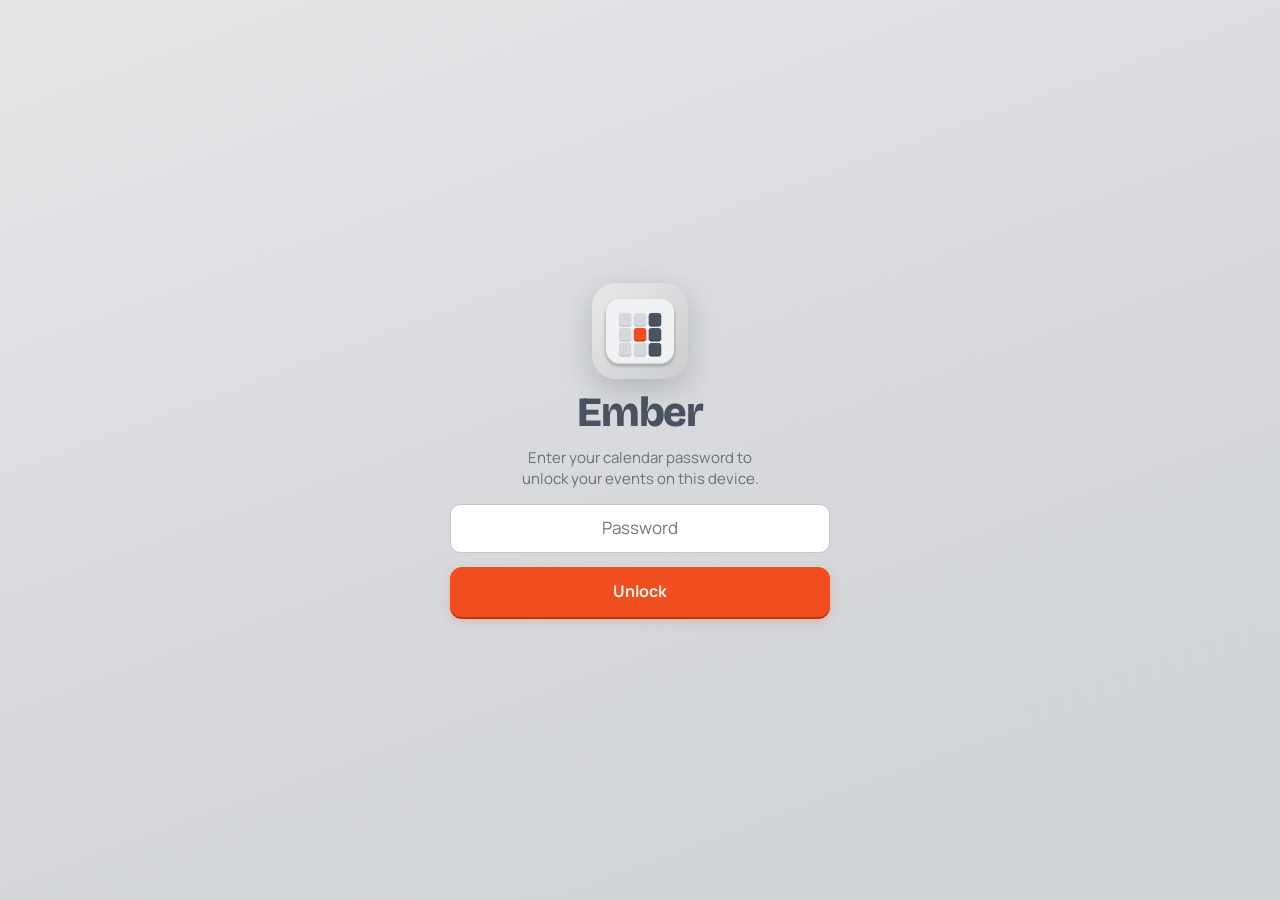
<file: index.html>
<!doctype html>
<html lang="en-AU">
<head>
<meta charset="utf-8">
<meta name="viewport" content="width=device-width,initial-scale=1,viewport-fit=cover">
<title>Ember Calendar</title>
<meta name="theme-color" content="#d6d8db">
<meta name="apple-mobile-web-app-capable" content="yes">
<meta name="mobile-web-app-capable" content="yes">
<meta name="apple-mobile-web-app-status-bar-style" content="default">
<meta name="apple-mobile-web-app-title" content="Ember">
<link rel="manifest" href="manifest.webmanifest">
<link rel="apple-touch-icon" href="icons/icon-180.png">
<link rel="icon" type="image/png" href="icons/icon-192.png">
<script src="config.js"></script>
<link rel="preconnect" href="https://fonts.googleapis.com">
<link rel="stylesheet" href="https://fonts.googleapis.com/css2?family=Bricolage+Grotesque:opsz,wght@12..96,500;12..96,700;12..96,800&family=Manrope:wght@400;500;600;700&family=JetBrains+Mono:wght@400;500&display=swap">
<style>
/* Layout: the month is a keyboard plate of keycap tiles (weekends as dark slate keys, today as the orange Esc key); the day panel sits beside it, under it on phones. Single light look by design. */
:root{
  --bg:#d6d8db;          /* aluminium case */
  --plate:#c9ccd0;
  --surface:#eeeff0;     /* light keycap */
  --surface-2:#e3e5e7;
  --line:#c3c6ca;
  --fg:#2c323c;          /* legend text */
  --muted:#69707a;
  --faint:#9ca1a8;
  --slate:#4a5361;       /* dark keycap */
  --slate-2:#5a6371;
  --on-slate:#e6e8eb;
  --accent:#f04e1e;      /* Esc orange */
  --accent-2:#ff6a3a;
  --accent-soft:rgba(240,78,30,.12);
  --on-accent:#fff6f1;
  --danger:#d3341b;
  --tag-ember:#f04e1e; --tag-amber:#ff9452; --tag-ash:#a7acb3; --tag-slate:#4a5361;
  --key-shadow:0 2px 0 rgba(44,50,60,.18), 0 3px 6px rgba(44,50,60,.10);
  --f-display:"Bricolage Grotesque", "Avenir Next", system-ui, sans-serif;
  --f-body:"Manrope", system-ui, -apple-system, "Segoe UI", sans-serif;
  --f-mono:"JetBrains Mono", ui-monospace, "SFMono-Regular", Menlo, monospace;
  --r:18px;
  color-scheme:light;
}
*{box-sizing:border-box}
[hidden]{display:none!important}
html{-webkit-text-size-adjust:100%}
.cell,.btn,.keys button,.dp-grid button,.opt,.switchrow{-webkit-user-select:none;user-select:none}
html,body{background:var(--bg)}
body{color:var(--fg);font-family:var(--f-body);font-size:15px;line-height:1.45;
  background:linear-gradient(160deg,#e4e6e8 0%,var(--bg) 55%,#cfd2d6 100%) fixed var(--bg);
  padding-left:max(16px, env(safe-area-inset-left, 0px));padding-right:max(16px, env(safe-area-inset-right, 0px));margin:0;padding-top:calc(20px + env(safe-area-inset-top, 0px));padding-bottom:calc(96px + env(safe-area-inset-bottom, 0px));-webkit-font-smoothing:antialiased;overscroll-behavior-y:none}
button,input,select,textarea{font:inherit;color:inherit}
button{cursor:pointer;-webkit-tap-highlight-color:transparent;touch-action:manipulation}
:focus-visible{outline:2px solid var(--accent);outline-offset:2px}

.app{max-width:1180px;margin:0 auto;display:flex;flex-direction:column;gap:18px}

/* header */
.top{display:flex;align-items:flex-end;justify-content:space-between;gap:16px;flex-wrap:wrap}
.title{display:flex;flex-direction:column;gap:4px;min-width:0}
.eyebrow{font-family:var(--f-mono);font-size:11px;letter-spacing:.14em;text-transform:uppercase;color:var(--muted);display:flex;gap:10px;align-items:center}
.sync{display:inline-flex;align-items:center;gap:6px}
.sync i{width:7px;height:7px;border-radius:50%;background:var(--faint);display:inline-block}
.sync.on i{background:var(--accent);box-shadow:0 0 0 3px var(--accent-soft)}
h1{font-family:var(--f-display);font-weight:800;font-size:clamp(2.2rem,6vw,3.8rem);line-height:.95;letter-spacing:-.03em;margin:0;text-wrap:balance;color:var(--slate)}
h1 .yr{color:var(--accent);font-weight:500}
.nav{display:flex;gap:8px;align-items:center}
.btn{border:0;background:var(--surface);border-radius:12px;height:42px;padding:0 16px;display:inline-flex;align-items:center;justify-content:center;gap:6px;font-weight:700;font-size:14px;box-shadow:var(--key-shadow);transition:transform .08s,box-shadow .08s,background .15s}
.btn:hover{background:#f6f7f8}
.btn:active{transform:translateY(2px);box-shadow:0 0 0 rgba(0,0,0,0),0 1px 2px rgba(44,50,60,.12)}
.btn.icon{width:42px;padding:0}
.btn.dark{background:var(--slate);color:var(--on-slate)}
.btn.dark:hover{background:var(--slate-2)}
.btn.primary{background:var(--accent);color:var(--on-accent);box-shadow:0 2px 0 #b8380f,0 4px 10px rgba(240,78,30,.25)}
.btn.primary:hover{background:var(--accent-2)}
.btn svg{width:18px;height:18px}

.main{display:grid;grid-template-columns:minmax(0,1fr) 340px;gap:18px;align-items:start}
@media (max-width:880px){.main{grid-template-columns:1fr}}

/* month plate */
.month{background:var(--plate);border-radius:var(--r);padding:10px;box-shadow:inset 0 1px 2px rgba(44,50,60,.18),0 1px 0 rgba(255,255,255,.6)}
.dow,.grid{display:grid;grid-template-columns:repeat(7,minmax(0,1fr));gap:7px}
.dow{margin-bottom:7px}
.dow div{font-family:var(--f-mono);font-size:11px;letter-spacing:.12em;text-transform:uppercase;color:var(--muted);padding:4px 8px}
.cell{position:relative;min-height:108px;border:0;border-radius:11px;padding:8px;display:flex;flex-direction:column;gap:4px;background:var(--surface);text-align:left;min-width:0;box-shadow:var(--key-shadow);transition:transform .08s,box-shadow .08s;
  --chip-bg:var(--surface-2);--chip-fg:var(--fg);--num:var(--fg)}
.cell:hover{background:#f6f7f8}
.cell:active{transform:translateY(2px);box-shadow:0 1px 2px rgba(44,50,60,.12)}
.cell.we{background:var(--slate);--chip-bg:rgba(255,255,255,.1);--chip-fg:var(--on-slate);--num:var(--on-slate)}
.cell.we:hover{background:var(--slate-2)}
.cell.out{opacity:.45;box-shadow:none}
.num{font-family:var(--f-display);font-weight:700;font-size:15px;width:30px;height:30px;display:grid;place-items:center;border-radius:8px;font-variant-numeric:tabular-nums;color:var(--num)}
.cell.today{background:var(--accent);--chip-bg:rgba(255,255,255,.18);--chip-fg:var(--on-accent);--num:var(--on-accent);box-shadow:0 2px 0 #b8380f,0 4px 10px rgba(240,78,30,.28)}
.cell.today:hover{background:var(--accent-2)}
.cell.sel{outline:2.5px solid var(--accent);outline-offset:2px}
.cell.today.sel{outline-color:var(--slate)}
.chips{display:flex;flex-direction:column;gap:3px;min-width:0}
.chip{font-size:12px;font-weight:600;line-height:1.25;padding:3px 6px;border-radius:5px;white-space:nowrap;overflow:hidden;text-overflow:ellipsis;background:var(--chip-bg);color:var(--chip-fg);border-left:3px solid var(--c,var(--accent))}
.cell.today .chip{border-left-color:var(--on-accent)}
.more{font-family:var(--f-mono);font-size:11px;color:var(--chip-fg);opacity:.7;padding-left:4px}
.dots{display:none;gap:3px;justify-content:center}
.dots i{width:5px;height:5px;border-radius:50%;background:var(--c,var(--accent))}
.cell.today .dots i,.cell.we .dots i[style*="slate"]{background:var(--on-accent)}
@media (max-width:640px){
  .month{padding:7px}
  .dow,.grid{gap:4px}
  .cell{min-height:56px;padding:5px 2px;align-items:center;border-radius:8px}
  .chips{display:none}.dots{display:flex}
  .num{font-size:14px;width:28px;height:28px}
  .dow div{text-align:center;padding:2px 0;font-size:10px}
}

/* day panel */
.panel{background:var(--surface);border-radius:var(--r);padding:18px;display:flex;flex-direction:column;gap:14px;position:sticky;top:calc(env(safe-area-inset-top,0px) + 16px);box-shadow:0 2px 0 rgba(44,50,60,.12),0 10px 30px rgba(44,50,60,.10)}
@media (max-width:880px){.panel{position:static}}
.panel-head{display:flex;justify-content:space-between;align-items:flex-start;gap:10px}
.panel-head h2{font-family:var(--f-display);font-weight:700;font-size:1.6rem;line-height:1;margin:0;letter-spacing:-.02em;color:var(--slate)}
.panel-head .sub{font-family:var(--f-mono);font-size:11px;letter-spacing:.12em;text-transform:uppercase;color:var(--accent);margin-bottom:6px}
.list{display:flex;flex-direction:column;gap:8px}
.ev{display:grid;grid-template-columns:56px minmax(0,1fr);gap:12px;align-items:start;padding:12px;border-radius:12px;background:var(--surface-2);border:0;text-align:left;width:100%;box-shadow:inset 3px 0 0 var(--c)}
.ev:hover{background:#dcdfe2}
.ev .t{font-family:var(--f-mono);font-size:12px;color:var(--muted);line-height:1.5;font-variant-numeric:tabular-nums}
.ev .t b{display:block;color:var(--fg);font-weight:500;font-size:13px}
.ev .name{font-weight:700;display:flex;align-items:center;gap:8px;min-width:0}
.ev .name span{overflow-wrap:anywhere}
.ev .name i{flex:none;width:8px;height:8px;border-radius:50%;background:var(--c)}
.ev .note{color:var(--muted);font-size:13px;margin-top:2px;overflow-wrap:anywhere;white-space:pre-line}
.ev .rep{display:inline-block;font-family:var(--f-mono);font-size:10px;letter-spacing:.1em;text-transform:uppercase;color:var(--accent);margin-top:4px}
.empty{color:var(--muted);font-size:14px;padding:18px 4px;border-top:1px dashed var(--line)}
.up h3{font-family:var(--f-mono);font-size:11px;letter-spacing:.14em;text-transform:uppercase;color:var(--muted);margin:6px 0 8px;font-weight:500}
.up-row{display:flex;gap:10px;align-items:baseline;padding:8px 0;border-top:1px solid var(--line);font-size:14px;background:none;border-left:0;border-right:0;border-bottom:0;width:100%;text-align:left}
.up-row:hover .n{color:var(--accent)}
.up-row .d{font-family:var(--f-mono);font-size:12px;color:var(--accent);width:62px;flex:none}
.up-row .n{min-width:0;overflow:hidden;text-overflow:ellipsis;white-space:nowrap}

/* editor sheet */
.scrim{position:fixed;inset:0;background:rgba(44,50,60,.5);z-index:20;display:flex;align-items:center;justify-content:center;padding:16px}
.sheet{background:var(--surface);border-radius:20px;width:100%;max-width:460px;max-height:calc(100% - 16px);overflow:auto;padding:22px;display:flex;flex-direction:column;gap:14px;box-shadow:0 30px 80px rgba(44,50,60,.35)}
@media (max-width:640px){
  .scrim{align-items:flex-end;padding:0}
  .sheet{border-radius:22px 22px 0 0;max-width:none;padding-bottom:calc(22px + env(safe-area-inset-bottom,0px));padding-left:max(22px, env(safe-area-inset-left,0px));padding-right:max(22px, env(safe-area-inset-right,0px))}
}
.sheet h2{font-family:var(--f-display);font-size:1.4rem;margin:0;letter-spacing:-.02em;color:var(--slate)}
.field{display:flex;flex-direction:column;gap:6px;min-width:0}
.field label,.lbl{font-family:var(--f-mono);font-size:11px;letter-spacing:.12em;text-transform:uppercase;color:var(--muted)}
.in{background:#fff;border:1.5px solid var(--line);border-radius:10px;padding:11px 12px;width:100%;min-width:0;font-size:16px}
.in:focus{border-color:var(--accent);outline:none}
textarea.in{resize:vertical;min-height:70px}
.row{display:grid;grid-template-columns:1fr 1fr;gap:10px}
.row3{display:grid;grid-template-columns:1.4fr 1fr 1fr;gap:10px}
@media (max-width:420px){.row3{grid-template-columns:1fr 1fr}.row3 .field:first-child{grid-column:1/-1}}
.swatches{display:flex;gap:10px;flex-wrap:wrap}
.sw{width:34px;height:34px;border-radius:9px;border:0;background:var(--c);box-shadow:var(--key-shadow)}
.sw[aria-pressed="true"]{box-shadow:0 0 0 3px var(--surface),0 0 0 5.5px var(--fg)}
.toggle{display:flex;align-items:center;gap:10px;font-weight:600;font-size:14px}
.toggle input{accent-color:var(--accent);width:18px;height:18px}
.actions{display:flex;justify-content:space-between;gap:10px;flex-wrap:wrap;margin-top:4px}
.actions .r{display:flex;gap:8px;margin-left:auto}
.btn.del{color:var(--danger);background:none;box-shadow:none;padding:0 6px}
.btn.del.armed{background:var(--danger);color:#fff;padding:0 14px}
.err{color:var(--danger);font-size:13px}
.toast{position:fixed;left:50%;bottom:calc(20px + env(safe-area-inset-bottom,0px));transform:translateX(-50%);background:var(--slate);color:var(--on-slate);padding:10px 16px;border-radius:12px;font-weight:600;font-size:14px;z-index:30}
.fab{display:none}
@media (max-width:640px){
  .nav .btn.primary{display:none}
  .fab{display:inline-flex;position:fixed;right:max(18px, calc(env(safe-area-inset-right,0px) + 18px));bottom:calc(18px + env(safe-area-inset-bottom,0px));width:58px;height:58px;border-radius:16px;z-index:10}
  .fab svg{width:24px;height:24px}
}

/* ---------- motion ---------- */
.grid{perspective:900px}
.cell.k-in{animation:keyIn .55s cubic-bezier(.2,1.4,.4,1) both;animation-delay:calc(var(--i) * 28ms)}
.grid.dir-next .cell.k-in{animation-name:keyNext}
.grid.dir-prev .cell.k-in{animation-name:keyPrev}
@keyframes keyIn{0%{opacity:0;transform:translateY(-18px) scale(.86) rotateX(35deg)}60%{opacity:1}100%{opacity:1;transform:none}}
@keyframes keyNext{0%{opacity:0;transform:translateX(40px) scale(.9) rotateY(-25deg)}100%{opacity:1;transform:none}}
@keyframes keyPrev{0%{opacity:0;transform:translateX(-40px) scale(.9) rotateY(25deg)}100%{opacity:1;transform:none}}
.cell.out.k-in{animation-fill-mode:backwards}
@media (hover:hover){
  .cell:not(.k-in):hover{transform:translateY(-3px) rotateX(var(--rx,0deg)) rotateY(var(--ry,0deg));box-shadow:0 6px 0 rgba(44,50,60,.14),0 12px 22px rgba(44,50,60,.16)}
}
.cell:active{transform:translateY(2px)!important}
.cell.today{animation:none}
.cell.today::after{content:"";position:absolute;inset:-4px;border-radius:14px;box-shadow:0 0 0 0 rgba(240,78,30,.55);animation:glow 2.6s ease-in-out infinite;pointer-events:none}
@keyframes glow{0%,100%{box-shadow:0 0 0 0 rgba(240,78,30,.0),0 0 14px 0 rgba(240,78,30,.25)}50%{box-shadow:0 0 0 4px rgba(240,78,30,.18),0 0 28px 4px rgba(240,78,30,.45)}}
.cell.today.k-in{animation:keyIn .55s cubic-bezier(.2,1.4,.4,1) both;animation-delay:calc(var(--i) * 28ms)}
.ripple{position:absolute;left:var(--x);top:var(--y);width:10px;height:10px;margin:-5px 0 0 -5px;border-radius:50%;background:var(--accent);opacity:.5;pointer-events:none;animation:ripple .6s ease-out forwards}
.cell.we .ripple,.cell.today .ripple{background:#fff}
.cell{overflow:hidden}
.cell.today{overflow:visible}
@keyframes ripple{to{transform:scale(22);opacity:0}}
.cell.sel{animation:selPop .35s cubic-bezier(.3,1.6,.5,1)}
@keyframes selPop{0%{transform:scale(.92)}100%{transform:none}}

/* month title roll */
h1 .ch{display:inline-block;animation:roll .6s cubic-bezier(.2,1.3,.4,1) both;animation-delay:calc(var(--i) * 35ms)}
h1 .yr .ch{animation-name:rollY}
@keyframes roll{0%{opacity:0;transform:translateY(.6em) rotateX(-90deg)}100%{opacity:1;transform:none}}
@keyframes rollY{0%{opacity:0;transform:translateY(-.6em)}100%{opacity:1;transform:none}}

/* panel items */
.panel-head h2,.panel-head .sub{animation:fadeUp .4s ease both}
.ev,.up-row,.list .empty{animation:slideIn .45s cubic-bezier(.2,1.2,.4,1) both;animation-delay:calc(var(--i,0) * 60ms + 80ms)}
@keyframes fadeUp{0%{opacity:0;transform:translateY(8px)}100%{opacity:1;transform:none}}
@keyframes slideIn{0%{opacity:0;transform:translateX(-14px)}100%{opacity:1;transform:none}}
.list.quiet .ev,.up.quiet .up-row{animation:none}
.ev{transition:transform .15s,background .15s}
.ev:hover{transform:translateX(4px)}

/* buttons */
.btn svg{transition:transform .2s cubic-bezier(.3,1.6,.5,1)}
@media (hover:hover){
#prev:hover svg{transform:translateX(-3px)}
#next:hover svg{transform:translateX(3px)}
.btn.primary:hover svg,.fab:hover svg,#addDay:hover svg{transform:rotate(90deg)}
}
#addDay svg,.fab svg{transition:transform .35s cubic-bezier(.3,1.6,.5,1)}
#addDay:active svg,.fab:active svg{transform:rotate(90deg)}
.fab{animation:fabIn .6s .5s cubic-bezier(.2,1.5,.4,1) both}
@keyframes fabIn{0%{transform:scale(0) rotate(-90deg)}100%{transform:none}}

/* sheet: open/close driven from script */
.sheet{will-change:transform}
.sheet .btn{transition:background .15s,box-shadow .1s}
.sheet .btn:active{transform:none;box-shadow:0 1px 0 rgba(44,50,60,.18)}
.sheet .btn.primary:active{box-shadow:0 1px 0 #b8380f}
.sw{transition:box-shadow .18s ease}
@media (hover:hover){.sw:not([aria-pressed="true"]):hover{box-shadow:0 0 0 3px var(--surface),0 0 0 5.5px var(--line)}}
.err:not([hidden]){animation:shake .35s ease}
@keyframes shake{20%,60%{transform:translateX(-6px)}40%,80%{transform:translateX(6px)}}

/* toast + save burst */
.toast:not([hidden]){animation:toastIn .45s cubic-bezier(.2,1.5,.4,1) both}
@keyframes toastIn{0%{opacity:0;transform:translate(-50%,20px) scale(.8)}100%{opacity:1;transform:translate(-50%,0)}}
.bit{position:fixed;width:9px;height:9px;border-radius:2.5px;pointer-events:none;z-index:40;box-shadow:0 1px 0 rgba(0,0,0,.2)}
.cell.zap{animation:zap .5s cubic-bezier(.3,1.6,.5,1)}
@keyframes zap{0%{transform:scale(1)}30%{transform:translateY(3px) scale(.92)}100%{transform:none}}


/* ---------- custom form controls ---------- */
.pickbtn{display:flex;align-items:center;justify-content:space-between;gap:10px;text-align:left;cursor:pointer;transition:border-color .15s,background .15s}
.pickbtn .pv{display:flex;align-items:baseline;gap:10px;min-width:0}
.pickbtn b{font-weight:700;font-variant-numeric:tabular-nums;letter-spacing:.01em}
.pickbtn small{color:var(--muted);font-size:13px}
.pickbtn .pi{display:grid;place-items:center;width:30px;height:30px;border-radius:8px;background:var(--surface-2);color:var(--slate);flex:none;transition:transform .3s cubic-bezier(.3,1.5,.5,1),background .15s,color .15s}
.pickbtn .pi svg{width:18px;height:18px}
.pickbtn[aria-expanded="true"]{border-color:var(--accent)}
.pickbtn[aria-expanded="true"] .pi{background:var(--accent);color:var(--on-accent)}
.pickbtn[aria-expanded="true"] .chev{transform:rotate(180deg)}
.collapse{display:grid;grid-template-rows:0fr;transition:grid-template-rows .3s cubic-bezier(.2,.85,.25,1)}
.collapse>div{overflow:hidden;min-height:0}
.collapse.open{grid-template-rows:1fr}
.collapse>div>*{transition:opacity .2s ease, transform .3s cubic-bezier(.2,.85,.25,1)}
.collapse:not(.open)>div>*{opacity:0;transform:translateY(-6px)}

/* date picker */
.dp{margin-top:8px;background:var(--plate);border-radius:14px;padding:10px;display:flex;flex-direction:column;gap:6px;box-shadow:inset 0 1px 2px rgba(44,50,60,.18)}
.dp-head{display:flex;align-items:center;justify-content:space-between;font-family:var(--f-display);font-weight:700;font-size:16px;color:var(--slate);padding:2px 2px 4px}
.dp-nav{width:34px;height:34px;border:0;border-radius:9px;background:var(--slate);color:var(--on-slate);display:grid;place-items:center;box-shadow:0 2px 0 rgba(44,50,60,.25)}
.dp-nav svg{width:16px;height:16px}
.dp-nav:active{transform:translateY(2px);box-shadow:none}
.dp-dow,.dp-grid{display:grid;grid-template-columns:repeat(7,minmax(0,1fr));gap:4px}
.dp-dow span{font-family:var(--f-mono);font-size:10px;text-align:center;color:var(--muted)}
.dp-grid button{aspect-ratio:1;max-width:100%;border:0;border-radius:8px;background:var(--surface);font-weight:700;font-size:13px;font-variant-numeric:tabular-nums;box-shadow:0 2px 0 rgba(44,50,60,.16);transition:background .12s,transform .08s}
.dp-grid button.out{opacity:.4}
.dp-grid button.we{background:var(--slate);color:var(--on-slate)}
.dp-grid button.now{box-shadow:0 2px 0 rgba(44,50,60,.16),inset 0 0 0 2px var(--accent)}
.dp-grid button.on{background:var(--accent);color:var(--on-accent);box-shadow:0 2px 0 #b8380f;animation:keyTap .3s cubic-bezier(.3,1.6,.5,1)}
.dp-grid button:active{transform:translateY(2px);box-shadow:none}
@keyframes keyTap{0%{transform:translateY(2px) scale(.9)}100%{transform:none}}
.dp-grid.slide-next button{animation:dpNext .3s cubic-bezier(.2,.85,.25,1) both}
.dp-grid.slide-prev button{animation:dpPrev .3s cubic-bezier(.2,.85,.25,1) both}
@keyframes dpNext{from{opacity:0;transform:translateX(18px)}}
@keyframes dpPrev{from{opacity:0;transform:translateX(-18px)}}
.dp-quick{display:flex;gap:6px;flex-wrap:wrap;padding-top:4px}
.dp-quick button{border:0;border-radius:999px;background:var(--surface);padding:6px 12px;font-size:13px;font-weight:700;box-shadow:0 2px 0 rgba(44,50,60,.16)}
.dp-quick button:active{transform:translateY(2px);box-shadow:none}

/* all-day switch */
.switchrow{display:flex;align-items:center;justify-content:space-between;gap:12px;width:100%;border:0;background:var(--surface-2);border-radius:12px;padding:10px 12px 10px 14px;text-align:left;transition:background .2s}
.switchrow .sw-txt{display:flex;flex-direction:column}
.switchrow b{font-weight:700}
.switchrow small{color:var(--muted);font-size:12px}
.switch{position:relative;flex:none;width:56px;height:32px;border-radius:999px;background:var(--faint);box-shadow:inset 0 2px 4px rgba(44,50,60,.3);transition:background .25s ease}
.knob{position:absolute;top:3px;left:3px;width:26px;height:26px;border-radius:8px;background:#fff;box-shadow:0 2px 0 rgba(44,50,60,.25),0 3px 6px rgba(44,50,60,.2);transition:left .32s cubic-bezier(.3,1.5,.5,1),width .15s ease}
.switchrow:active .knob{width:32px}
.switchrow[aria-checked="true"]{background:var(--accent-soft)}
.switchrow[aria-checked="true"] .switch{background:var(--accent)}
.switchrow[aria-checked="true"] .knob{left:27px}
.switchrow[aria-checked="true"]:active .knob{left:21px}

/* reminder + repeat keys */
.keys{display:grid;grid-template-columns:repeat(6,minmax(0,1fr));gap:6px}
.keys button{border:0;border-radius:10px;background:var(--surface-2);height:44px;font-weight:700;font-size:14px;display:flex;flex-direction:column;align-items:center;justify-content:center;line-height:1.05;box-shadow:0 2px 0 rgba(44,50,60,.18);transition:background .15s,color .15s,transform .08s,box-shadow .08s,opacity .2s}
.keys button small{font-family:var(--f-mono);font-size:9px;font-weight:500;letter-spacing:.06em;color:var(--muted);text-transform:uppercase}
.keys button[aria-checked="true"]{background:var(--accent);color:var(--on-accent);box-shadow:0 2px 0 #b8380f;animation:keyTap .3s cubic-bezier(.3,1.6,.5,1)}
.keys button[aria-checked="true"] small{color:var(--on-accent);opacity:.85}
.keys button:active{transform:translateY(2px);box-shadow:none}
.keys button:disabled{opacity:.4;cursor:not-allowed;box-shadow:none}
.hint{font-size:12px;color:var(--muted);min-height:1em}
@media (max-width:380px){.keys{grid-template-columns:repeat(3,minmax(0,1fr))}}
.opts{margin-top:8px;display:flex;flex-direction:column;gap:5px;background:var(--plate);border-radius:14px;padding:6px;box-shadow:inset 0 1px 2px rgba(44,50,60,.18)}
.opt{display:flex;align-items:center;gap:12px;width:100%;border:0;border-radius:10px;background:var(--surface);padding:11px 12px;text-align:left;font-weight:600;box-shadow:0 2px 0 rgba(44,50,60,.14);transition:background .15s,transform .08s}
.opt .oi{width:26px;height:26px;border-radius:7px;display:grid;place-items:center;background:var(--surface-2);color:var(--slate);flex:none;font-family:var(--f-mono);font-size:11px;font-weight:500}
.opt small{margin-left:auto;color:var(--muted);font-size:12px;font-weight:500}
.opt[aria-selected="true"]{background:var(--slate);color:var(--on-slate)}
.opt[aria-selected="true"] .oi{background:var(--accent);color:var(--on-accent)}
.opt[aria-selected="true"] small{color:var(--on-slate);opacity:.75}
.opt:active{transform:translateY(2px);box-shadow:none}
@media (hover:hover){.opt:not([aria-selected="true"]):hover{background:#f7f8f9}.keys button:not([aria-checked="true"]):not(:disabled):hover{background:#eceef0}.pickbtn:hover{border-color:var(--faint)}}
.collapse.open .opt{animation:slideIn .32s cubic-bezier(.2,1.2,.4,1) both;animation-delay:calc(var(--i) * 40ms)}

/* reminder banner */
.alarm{position:fixed;left:50%;top:calc(14px + env(safe-area-inset-top,0px));transform:translateX(-50%);z-index:35;width:min(420px,calc(100% - 32px));background:var(--slate);color:var(--on-slate);border-radius:16px;padding:14px 14px 14px 16px;display:flex;align-items:center;gap:12px;box-shadow:0 14px 40px rgba(44,50,60,.35);animation:alarmIn .5s cubic-bezier(.2,1.3,.4,1) both}
.alarm .bell{width:38px;height:38px;border-radius:10px;background:var(--accent);color:var(--on-accent);display:grid;place-items:center;flex:none;animation:ring 1s ease-in-out 3}
.alarm .bell svg{width:20px;height:20px}
.alarm .txt{min-width:0;flex:1}
.alarm b{display:block;overflow-wrap:anywhere}
.alarm small{color:var(--on-slate);opacity:.75}
.alarm button{border:0;border-radius:10px;background:rgba(255,255,255,.12);color:var(--on-slate);height:36px;padding:0 12px;font-weight:700}
@keyframes alarmIn{from{opacity:0;transform:translate(-50%,-20px) scale(.95)}}
@keyframes ring{0%,100%{transform:rotate(0)}15%{transform:rotate(14deg)}30%{transform:rotate(-12deg)}45%{transform:rotate(8deg)}60%{transform:rotate(-6deg)}75%{transform:rotate(2deg)}}
.ev .rem{display:inline-flex;align-items:center;gap:4px;font-family:var(--f-mono);font-size:10px;letter-spacing:.06em;text-transform:uppercase;color:var(--muted);margin-top:4px;margin-right:10px}
.ev .rem svg{width:12px;height:12px}

/* ---------- gate (password screen) ---------- */
.gate{position:fixed;inset:0;z-index:50;display:flex;align-items:center;justify-content:center;
  background:linear-gradient(160deg,#e4e6e8 0%,var(--bg) 55%,#cfd2d6 100%);
  padding:calc(24px + env(safe-area-inset-top,0px)) max(20px, env(safe-area-inset-right,0px)) calc(24px + env(safe-area-inset-bottom,0px)) max(20px, env(safe-area-inset-left,0px))}
.gate-card{width:100%;max-width:380px;display:flex;flex-direction:column;align-items:center;gap:14px;text-align:center;animation:fadeUp .5s cubic-bezier(.2,.85,.25,1) both}
.gate-logo{width:96px;height:96px;border-radius:24px;box-shadow:0 10px 30px rgba(44,50,60,.22);animation:logoIn .7s cubic-bezier(.2,1.4,.4,1) both}
@keyframes logoIn{0%{opacity:0;transform:translateY(-20px) scale(.7) rotate(-8deg)}100%{opacity:1;transform:none}}
.gate h1{font-size:2.6rem}
.gate p{margin:0;color:var(--muted);max-width:30ch}
.gate .in{text-align:center;font-size:17px}
.gate .btn{width:100%;height:50px;font-size:16px}
.gate .err{min-height:1em}
.gate.leaving{animation:gateOut .45s cubic-bezier(.4,0,.2,1) forwards}
@keyframes gateOut{to{opacity:0;transform:scale(1.04)}}
.gate .setup{background:var(--surface);border-radius:14px;padding:14px 16px;text-align:left;font-size:14px;color:var(--fg);box-shadow:var(--key-shadow)}
.gate code{font-family:var(--f-mono);font-size:12px;background:var(--surface-2);padding:2px 5px;border-radius:5px}

/* ---------- settings ---------- */
.setcard{background:var(--surface-2);border-radius:14px;padding:14px;display:flex;flex-direction:column;gap:10px}
.sc-head{display:flex;align-items:center;gap:12px}
.sc-head b{display:block;font-weight:700}
.sc-head small{color:var(--muted);font-size:13px}
.ibox{width:40px;height:40px;border-radius:11px;display:grid;place-items:center;background:var(--slate);color:var(--on-slate);flex:none;box-shadow:0 2px 0 rgba(44,50,60,.25);transition:background .25s}
.ibox svg{width:20px;height:20px}
.ibox.on{background:var(--accent);color:var(--on-accent);box-shadow:0 2px 0 #b8380f}
.ibox.on svg{animation:ring 1s ease-in-out 1}
.sc-actions{display:flex;gap:8px;flex-wrap:wrap}
.setcard .hint{font-size:13px;line-height:1.45}
.setcard .hint:empty{display:none}
.applinks{display:grid;grid-template-columns:repeat(auto-fill,minmax(88px,1fr));gap:8px}
.applinks a{display:flex;flex-direction:column;align-items:center;gap:6px;text-decoration:none;color:var(--fg);font-size:12px;font-weight:700;padding:10px 4px;border-radius:12px;background:var(--surface);box-shadow:var(--key-shadow)}
.applinks a[aria-current="page"]{outline:2px solid var(--accent);outline-offset:2px}
.applinks img{width:40px;height:40px;border-radius:10px}
.steps{margin:0;padding-left:20px;font-size:13px;color:var(--fg);display:flex;flex-direction:column;gap:4px}
#setBtn svg{transition:transform .5s cubic-bezier(.3,1.4,.5,1)}
@media (hover:hover){#setBtn:hover svg{transform:rotate(60deg)}}
#setBtn:active svg{transform:rotate(60deg)}
@media (prefers-reduced-motion:reduce){
  *,*::before,*::after{animation:none!important;transition:none!important}
}
</style>
</head>
<body>

<div class="app">
  <header class="top">
    <div class="title">
      <div class="eyebrow"><span id="sync" class="sync"><i></i><span id="syncTxt">Connecting…</span></span></div>
      <h1 id="monthTitle">October <span class="yr">2026</span></h1>
    </div>
    <nav class="nav" aria-label="Month navigation">
      <button class="btn icon dark" id="prev" aria-label="Previous month"><svg viewBox="0 0 24 24" fill="none" stroke="currentColor" stroke-width="2.2" stroke-linecap="round"><path d="M15 6l-6 6 6 6"/></svg></button>
      <button class="btn" id="todayBtn">Today</button>
      <button class="btn icon dark" id="next" aria-label="Next month"><svg viewBox="0 0 24 24" fill="none" stroke="currentColor" stroke-width="2.2" stroke-linecap="round"><path d="M9 6l6 6-6 6"/></svg></button>
      <button class="btn primary" id="addBtn"><svg viewBox="0 0 24 24" fill="none" stroke="currentColor" stroke-width="2.4" stroke-linecap="round"><path d="M12 5v14M5 12h14"/></svg>New event</button>
      <button class="btn icon" id="setBtn" aria-label="Settings"><svg viewBox="0 0 24 24" fill="none" stroke="currentColor" stroke-width="2" stroke-linecap="round" stroke-linejoin="round"><circle cx="12" cy="12" r="3.2"/><path d="M19.4 15a1.7 1.7 0 0 0 .3 1.8l.1.1a2 2 0 1 1-2.8 2.8l-.1-.1a1.7 1.7 0 0 0-1.8-.3 1.7 1.7 0 0 0-1 1.5V21a2 2 0 1 1-4 0v-.1a1.7 1.7 0 0 0-1.1-1.5 1.7 1.7 0 0 0-1.8.3l-.1.1a2 2 0 1 1-2.8-2.8l.1-.1a1.7 1.7 0 0 0 .3-1.8 1.7 1.7 0 0 0-1.5-1H3a2 2 0 1 1 0-4h.1a1.7 1.7 0 0 0 1.5-1.1 1.7 1.7 0 0 0-.3-1.8l-.1-.1a2 2 0 1 1 2.8-2.8l.1.1a1.7 1.7 0 0 0 1.8.3H9a1.7 1.7 0 0 0 1-1.5V3a2 2 0 1 1 4 0v.1a1.7 1.7 0 0 0 1 1.5 1.7 1.7 0 0 0 1.8-.3l.1-.1a2 2 0 1 1 2.8 2.8l-.1.1a1.7 1.7 0 0 0-.3 1.8V9a1.7 1.7 0 0 0 1.5 1H21a2 2 0 1 1 0 4h-.1a1.7 1.7 0 0 0-1.5 1z"/></svg></button>
    </nav>
  </header>

  <div class="main">
    <section class="month" aria-label="Month">
      <div class="dow"><div>Mon</div><div>Tue</div><div>Wed</div><div>Thu</div><div>Fri</div><div>Sat</div><div>Sun</div></div>
      <div class="grid" id="grid"></div>
    </section>

    <aside class="panel" aria-live="polite">
      <div class="panel-head">
        <div><div class="sub" id="dayDow">Sunday</div><h2 id="dayTitle">25 October</h2></div>
        <button class="btn icon" id="addDay" aria-label="Add event on this day"><svg viewBox="0 0 24 24" fill="none" stroke="currentColor" stroke-width="2.4" stroke-linecap="round"><path d="M12 5v14M5 12h14"/></svg></button>
      </div>
      <div class="list" id="dayList"></div>
      <div class="up"><h3>Coming up</h3><div id="upList"></div></div>
    </aside>
  </div>
</div>

<button class="btn primary fab" id="fab" aria-label="New event"><svg viewBox="0 0 24 24" fill="none" stroke="currentColor" stroke-width="2.4" stroke-linecap="round"><path d="M12 5v14M5 12h14"/></svg></button>

<div class="scrim" id="scrim" hidden>
  <form class="sheet" id="form" autocomplete="off">
    <h2 id="formTitle">New event</h2>
    <div class="field"><label for="fTitle">Title</label><input class="in" id="fTitle" maxlength="120" placeholder="Dentist, gym, Sam's birthday…" required></div>
    <div class="field">
      <span class="lbl" id="dateLbl">Date</span>
      <button type="button" class="in pickbtn" id="fDateBtn" aria-expanded="false" aria-labelledby="dateLbl fDateTxt"><span class="pv"><b id="fDateTxt">25/10/2026</b><small id="fDateDow">Sunday</small></span><span class="pi"><svg viewBox="0 0 24 24" fill="none" stroke="currentColor" stroke-width="2" stroke-linecap="round"><rect x="3.5" y="5" width="17" height="15" rx="3"/><path d="M3.5 10h17M8 3v4M16 3v4"/></svg></span></button>
      <div class="collapse" id="dpWrap"><div><div class="dp" id="dp">
        <div class="dp-head"><button type="button" class="dp-nav" id="dpPrev" aria-label="Previous month"><svg viewBox="0 0 24 24" fill="none" stroke="currentColor" stroke-width="2.4" stroke-linecap="round"><path d="M15 6l-6 6 6 6"/></svg></button><span id="dpTitle">October 2026</span><button type="button" class="dp-nav" id="dpNext" aria-label="Next month"><svg viewBox="0 0 24 24" fill="none" stroke="currentColor" stroke-width="2.4" stroke-linecap="round"><path d="M9 6l6 6-6 6"/></svg></button></div>
        <div class="dp-dow"><span>M</span><span>T</span><span>W</span><span>T</span><span>F</span><span>S</span><span>S</span></div>
        <div class="dp-grid" id="dpGrid"></div>
        <div class="dp-quick"><button type="button" data-q="0">Today</button><button type="button" data-q="1">Tomorrow</button><button type="button" data-q="7">Next week</button></div>
      </div></div></div>
    </div>
    <button type="button" class="switchrow" id="fAllDay" role="switch" aria-checked="false"><span class="sw-txt"><b>All day</b><small id="adHint">No set time</small></span><span class="switch"><span class="knob"></span></span></button>
    <div class="collapse open" id="timeWrap"><div><div class="row">
      <div class="field"><label for="fStart">Start</label><input class="in" type="time" id="fStart"></div>
      <div class="field"><label for="fEnd">End</label><input class="in" type="time" id="fEnd"></div>
    </div></div></div>
    <div class="field" id="remField">
      <span class="lbl">Remind me</span>
      <div class="keys" id="fRemind" role="radiogroup" aria-label="Reminder"></div>
      <div class="hint" id="remHint"></div>
    </div>
    <div class="field">
      <span class="lbl" id="repLbl">Repeats</span>
      <button type="button" class="in pickbtn" id="fRepeatBtn" aria-expanded="false" aria-labelledby="repLbl fRepeatTxt"><span class="pv"><b id="fRepeatTxt">Doesn't repeat</b></span><span class="pi chev"><svg viewBox="0 0 24 24" fill="none" stroke="currentColor" stroke-width="2.4" stroke-linecap="round" stroke-linejoin="round"><path d="M6 9l6 6 6-6"/></svg></span></button>
      <div class="collapse" id="repWrap"><div><div class="opts" id="repOpts" role="listbox" aria-labelledby="repLbl"></div></div></div>
    </div>
    <div class="field"><span class="lbl">Colour</span><div class="swatches" id="swatches"></div></div>
    <div class="field"><label for="fNotes">Notes</label><textarea class="in" id="fNotes" maxlength="2000" placeholder="Optional"></textarea></div>
    <div class="err" id="fErr" hidden></div>
    <div class="actions">
      <button type="button" class="btn del" id="fDel" hidden>Delete</button>
      <div class="r"><button type="button" class="btn" id="fCancel">Cancel</button><button type="submit" class="btn primary" id="fSave">Save</button></div>
    </div>
  </form>
</div>
<div class="toast" id="toast" hidden></div>
<div id="alarms"></div>

<div class="scrim" id="setScrim" hidden>
  <div class="sheet" id="setSheet" role="dialog" aria-modal="true" aria-labelledby="setTitle">
    <h2 id="setTitle">Settings</h2>
    <div class="setcard">
      <div class="sc-head"><span class="ibox" id="nIcon"><svg viewBox="0 0 24 24" fill="none" stroke="currentColor" stroke-width="2" stroke-linecap="round" stroke-linejoin="round"><path d="M6 16V11a6 6 0 1 1 12 0v5l1.5 2h-15z"/><path d="M10 20.5a2 2 0 0 0 4 0"/></svg></span><div><b>Reminder notifications</b><small id="nStatus">Checking…</small></div></div>
      <div class="hint" id="nHint"></div>
      <ol class="steps" id="nSteps" hidden>
        <li>Tap the Share button in Safari.</li>
        <li>Choose <b>Add to Home Screen</b>, then <b>Add</b>.</li>
        <li>Open Ember from your Home Screen and come back here.</li>
      </ol>
      <div class="sc-actions">
        <button type="button" class="btn primary" id="nOn" hidden>Turn on notifications</button>
        <button type="button" class="btn" id="nTest" hidden>Send a test</button>
        <button type="button" class="btn del" id="nOff" hidden>Turn off</button>
      </div>
    </div>
    <div class="setcard">
      <div class="sc-head"><span class="ibox"><svg viewBox="0 0 24 24" fill="none" stroke="currentColor" stroke-width="2" stroke-linecap="round" stroke-linejoin="round"><path d="M20 11a8 8 0 0 0-14.3-4.9L4 8"/><path d="M4 3v5h5"/><path d="M4 13a8 8 0 0 0 14.3 4.9L20 16"/><path d="M20 21v-5h-5"/></svg></span><div><b>Sync</b><small id="sStatus">Checking…</small></div></div>
      <div class="sc-actions">
        <button type="button" class="btn" id="syncNow">Sync now</button>
        <button type="button" class="btn del" id="signOut">Sign out of this device</button>
      </div>
    </div>
    <div class="setcard">
      <div class="sc-head"><span class="ibox"><svg viewBox="0 0 24 24" fill="none" stroke="currentColor" stroke-width="2" stroke-linecap="round" stroke-linejoin="round"><rect x="4" y="4" width="6" height="6" rx="1.5"/><rect x="14" y="4" width="6" height="6" rx="1.5"/><rect x="4" y="14" width="6" height="6" rx="1.5"/><rect x="14" y="14" width="6" height="6" rx="1.5"/></svg></span><div><b>Your Ember apps</b><small>Open one, then add it to your Home Screen</small></div></div>
      <div class="applinks"><a href="./" aria-current="page"><img src="icons/icon-192.png" alt="">Calendar</a><a href="todo/"><img src="todo/icons/icon-192.png" alt="">To-do</a><a href="weather/"><img src="weather/icons/icon-192.png" alt="">Weather</a><a href="gym/"><img src="gym/icons/icon-192.png" alt="">Gym</a><a href="vault/"><img src="vault/icons/icon-192.png" alt="">Vault</a></div>
    </div>
    <div class="actions"><div class="r"><button type="button" class="btn dark" id="setClose">Done</button></div></div>
  </div>
</div>

<div class="gate" id="gate" hidden>
  <form class="gate-card" id="gateForm" autocomplete="on">
    <img class="gate-logo" src="icons/icon-192.png" alt="">
    <h1>Ember</h1>
    <p id="gMsg">Enter your calendar password to unlock your events on this device.</p>
    <div class="setup" id="gSetup" hidden>This app isn't linked to your server yet. Open <code>config.js</code> in your GitHub repo and paste your server address into <code>serverUrl</code>.</div>
    <input class="in" type="password" id="gPw" name="password" autocomplete="current-password" placeholder="Password" aria-label="Password">
    <div class="err" id="gErr" hidden></div>
    <button class="btn primary" type="submit" id="gGo">Unlock</button>
  </form>
</div>


<script>
(function(){
const TAGS={ember:"var(--tag-ember)",amber:"var(--tag-amber)",ash:"var(--tag-ash)",slate:"var(--tag-slate)"};
const MONTHS=["January","February","March","April","May","June","July","August","September","October","November","December"];
const DOWS=["Sunday","Monday","Tuesday","Wednesday","Thursday","Friday","Saturday"];
const $=id=>document.getElementById(id);
const pad=n=>String(n).padStart(2,"0");
const key=d=>d.getFullYear()+"-"+pad(d.getMonth()+1)+"-"+pad(d.getDate());
const parse=s=>{const[y,m,d]=s.split("-").map(Number);return new Date(y,m-1,d)};
const today=new Date();today.setHours(0,0,0,0);

let view=new Date(today.getFullYear(),today.getMonth(),1);
let selected=new Date(today);
let events={}; // id -> event
let store=null; // {save(id,ev), remove(id)}
let editingId=null;

/* ---------- occurrences ---------- */
function occurs(ev,d){
  const s=parse(ev.date); if(d<s) return false;
  switch(ev.repeat){
    case "weekly": return Math.round((d-s)/864e5)%7===0;
    case "monthly": return d.getDate()===s.getDate();
    case "yearly": return d.getDate()===s.getDate()&&d.getMonth()===s.getMonth();
    default: return key(d)===ev.date;
  }
}
function eventsOn(d){
  return Object.entries(events).filter(([,e])=>occurs(e,d))
    .map(([id,e])=>({id,...e}))
    .sort((a,b)=>(a.start||"").localeCompare(b.start||"")||a.title.localeCompare(b.title));
}
function fmt12(t){if(!t)return"";let[h,m]=t.split(":").map(Number);const ap=h<12?"am":"pm";h=h%12||12;return h+(m?":"+pad(m):"")+ap}

/* ---------- render ---------- */
let titleShown="";
function splitChars(t,off){return [...t].map((c,i)=>'<span class="ch" style="--i:'+(i+off)+'">'+(c===" "?"&nbsp;":c)+'</span>').join("")}
function render(anim){
  const tKey=view.getMonth()+"-"+view.getFullYear();
  if(tKey!==titleShown){titleShown=tKey;const m=MONTHS[view.getMonth()];
    $("monthTitle").innerHTML=splitChars(m,0)+' <span class="yr">'+splitChars(String(view.getFullYear()),m.length)+'</span>';}
  const grid=$("grid");grid.textContent="";
  grid.classList.remove("dir-next","dir-prev");if(anim==="next"||anim==="prev"){void grid.offsetWidth;grid.classList.add("dir-"+anim)}
  const first=new Date(view);const offset=(first.getDay()+6)%7;
  const start=new Date(first);start.setDate(1-offset);
  const daysInMonth=new Date(view.getFullYear(),view.getMonth()+1,0).getDate();
  const cells=Math.ceil((offset+daysInMonth)/7)*7;
  for(let i=0;i<cells;i++){
    const d=new Date(start);d.setDate(start.getDate()+i);
    const evs=eventsOn(d);
    const b=document.createElement("button");b.type="button";b.className="cell";
    if(anim){b.classList.add("k-in");b.style.setProperty("--i",anim==="prev"?(cells-1-i)%7+Math.floor((cells-1-i)/7):(i%7)+Math.floor(i/7));b.addEventListener("animationend",()=>b.classList.remove("k-in"),{once:true})}
    b.dataset.key=key(d);
    if(d.getMonth()!==view.getMonth())b.classList.add("out");
    if(d.getDay()===0||d.getDay()===6)b.classList.add("we");
    if(+d===+today)b.classList.add("today");
    if(+d===+selected)b.classList.add("sel");
    b.setAttribute("aria-label",d.getDate()+" "+MONTHS[d.getMonth()]+(evs.length?", "+evs.length+" event"+(evs.length>1?"s":""):""));
    const n=document.createElement("span");n.className="num";n.textContent=d.getDate();b.appendChild(n);
    const chips=document.createElement("div");chips.className="chips";
    evs.slice(0,3).forEach(e=>{const c=document.createElement("div");c.className="chip";c.style.setProperty("--c",TAGS[e.tag]||TAGS.ember);c.textContent=(e.start?fmt12(e.start)+" ":"")+e.title;chips.appendChild(c)});
    if(evs.length>3){const m=document.createElement("div");m.className="more";m.textContent="+"+(evs.length-3)+" more";chips.appendChild(m)}
    b.appendChild(chips);
    const dots=document.createElement("div");dots.className="dots";
    evs.slice(0,3).forEach(e=>{const i=document.createElement("i");i.style.setProperty("--c",TAGS[e.tag]||TAGS.ember);dots.appendChild(i)});
    b.appendChild(dots);
    b.addEventListener("click",ev=>{const r=b.getBoundingClientRect();rippleAt={key:key(d),x:ev.clientX?ev.clientX-r.left:r.width/2,y:ev.clientY?ev.clientY-r.top:r.height/2};
      selected=d;let a;if(d.getMonth()!==view.getMonth()){a=d<view?"prev":"next";view=new Date(d.getFullYear(),d.getMonth(),1)}render(a)});
    if(window.matchMedia("(hover:hover)").matches)b.addEventListener("pointermove",ev=>{const r=b.getBoundingClientRect();b.style.setProperty("--ry",((ev.clientX-r.left)/r.width-.5)*14+"deg");b.style.setProperty("--rx",(.5-(ev.clientY-r.top)/r.height)*14+"deg")});
    b.addEventListener("dblclick",()=>openEditor(null,d));
    grid.appendChild(b);
  }
  if(rippleAt){const c=grid.querySelector('[data-key="'+rippleAt.key+'"]');if(c){const r=document.createElement("span");r.className="ripple";r.style.setProperty("--x",rippleAt.x+"px");r.style.setProperty("--y",rippleAt.y+"px");c.appendChild(r);r.addEventListener("animationend",()=>r.remove())}rippleAt=null}
  if(burstKey){const c=grid.querySelector('[data-key="'+burstKey+'"]');burstKey=null;if(c)burst(c)}
  const dayKey=key(selected);if(dayKey!==dayShown||anim==="force"||dayDirty){dayShown=dayKey;dayDirty=false;renderDay()}else renderDay(true);
  renderUpcoming();
}
let rippleAt=null,burstKey=null,dayShown="",dayDirty=false;
function burst(cell){
  if(window.matchMedia("(prefers-reduced-motion: reduce)").matches)return;
  cell.classList.remove("zap");void cell.offsetWidth;cell.classList.add("zap");
  const r=cell.getBoundingClientRect();const cx=r.left+r.width/2,cy=r.top+r.height/2;
  const cols=["#f04e1e","#ff9452","#4a5361","#eeeff0","#a7acb3"];
  for(let i=0;i<22;i++){const b=document.createElement("span");b.className="bit";b.style.background=cols[i%cols.length];b.style.left=cx+"px";b.style.top=cy+"px";document.body.appendChild(b);
    const a=Math.random()*Math.PI*2,dist=50+Math.random()*90;const dx=Math.cos(a)*dist,dy=Math.sin(a)*dist-30;
    b.animate([{transform:"translate(-50%,-50%) rotate(0) scale(1)",opacity:1},{transform:"translate(calc(-50% + "+dx+"px),calc(-50% + "+(dy+60)+"px)) rotate("+(Math.random()*540-270)+"deg) scale(.4)",opacity:0}],{duration:700+Math.random()*400,easing:"cubic-bezier(.15,.7,.3,1)"}).onfinish=()=>b.remove();}
}
function renderDay(quiet){
  $("dayDow").textContent=(+selected===+today?"Today · ":"")+DOWS[selected.getDay()];
  $("dayTitle").textContent=selected.getDate()+" "+MONTHS[selected.getMonth()];
  const list=$("dayList");list.textContent="";list.classList.toggle("quiet",!!quiet);
  if(!quiet)["dayDow","dayTitle"].forEach(id=>{const e=$(id);e.style.animation="none";void e.offsetWidth;e.style.animation=""});
  const evs=eventsOn(selected);
  if(!evs.length){const e=document.createElement("div");e.className="empty";e.textContent="Nothing planned. Tap + to add something.";list.appendChild(e);return}
  evs.forEach((e,idx)=>{
    const b=document.createElement("button");b.type="button";b.className="ev";b.style.setProperty("--i",idx);b.style.setProperty("--c",TAGS[e.tag]||TAGS.ember);
    const t=document.createElement("div");t.className="t";
    if(e.start){const s=document.createElement("b");s.textContent=fmt12(e.start);t.appendChild(s);if(e.end)t.append(fmt12(e.end))}else t.textContent="All day";
    const body=document.createElement("div");
    const nm=document.createElement("div");nm.className="name";nm.innerHTML="<i></i>";const sp=document.createElement("span");sp.textContent=e.title;nm.appendChild(sp);body.appendChild(nm);
    if(e.notes){const no=document.createElement("div");no.className="note";no.textContent=e.notes;body.appendChild(no)}
    if(e.remind&&e.start){const r=document.createElement("span");r.className="rem";r.innerHTML=BELL+e.remind+" min before";body.appendChild(r)}
    if(e.repeat&&e.repeat!=="none"){const r=document.createElement("span");r.className="rep";r.textContent="Repeats "+e.repeat;body.appendChild(r)}
    b.append(t,body);b.addEventListener("click",()=>openEditor(e.id));list.appendChild(b);
  });
}
let upShown="";
function renderUpcoming(){
  const box=$("upList");box.textContent="";const out=[];
  const d=new Date(today);
  for(let i=0;i<60&&out.length<6;i++){
    eventsOn(d).forEach(e=>{if(out.length<6)out.push({d:new Date(d),e})});
    d.setDate(d.getDate()+1);
  }
  if(!out.length){const e=document.createElement("div");e.className="empty";e.textContent="Your next 60 days are clear.";box.appendChild(e);return}
  const sig=out.map(o=>key(o.d)+o.e.id+o.e.title+o.e.start).join("|");box.parentNode.classList.toggle("quiet",sig===upShown);upShown=sig;
  out.forEach(({d,e},idx)=>{
    const r=document.createElement("button");r.type="button";r.className="up-row";r.style.setProperty("--i",idx);
    const dd=document.createElement("span");dd.className="d";dd.textContent=(+d===+today?"Today":d.getDate()+" "+MONTHS[d.getMonth()].slice(0,3));
    const n=document.createElement("span");n.className="n";n.textContent=(e.start?fmt12(e.start)+" · ":"")+e.title;
    r.append(dd,n);r.addEventListener("click",()=>{selected=d;const a=(d.getMonth()!==view.getMonth()||d.getFullYear()!==view.getFullYear())?(d<view?"prev":"next"):undefined;view=new Date(d.getFullYear(),d.getMonth(),1);render(a)});box.appendChild(r);
  });
}

/* ---------- editor ---------- */
let tag="ember";
const sw=$("swatches");
Object.keys(TAGS).forEach(k=>{const b=document.createElement("button");b.type="button";b.className="sw";b.id="sw-"+k;b.style.setProperty("--c",TAGS[k]);b.setAttribute("aria-label",k+" colour");b.addEventListener("click",()=>setTag(k));sw.appendChild(b)});
function setTag(k){tag=k;sw.querySelectorAll(".sw").forEach(b=>b.setAttribute("aria-pressed",b.id==="sw-"+k))}
/* form state */
let fDate="",allDay=false,remind=0,repeat="none",dpView=null;
const BELL='<svg viewBox="0 0 24 24" fill="none" stroke="currentColor" stroke-width="2" stroke-linecap="round" stroke-linejoin="round"><path d="M6 16V11a6 6 0 1 1 12 0v5l1.5 2h-15z"/><path d="M10 20.5a2 2 0 0 0 4 0"/></svg>';
const dmy=k=>{const d=parse(k);return pad(d.getDate())+"/"+pad(d.getMonth()+1)+"/"+d.getFullYear()};
function toggleWrap(btn,wrap,open){btn.setAttribute("aria-expanded",open);$(wrap).classList.toggle("open",open)}
function closePops(except){
  if(except!=="dp")toggleWrap($("fDateBtn"),"dpWrap",false);
  if(except!=="rep")toggleWrap($("fRepeatBtn"),"repWrap",false);
}
/* date picker */
function setDate(k,keepView){fDate=k;const d=parse(k);$("fDateTxt").textContent=dmy(k);$("fDateDow").textContent=DOWS[d.getDay()];
  if(!keepView||!dpView)dpView=new Date(d.getFullYear(),d.getMonth(),1);drawDp();}
function drawDp(dir){
  $("dpTitle").textContent=MONTHS[dpView.getMonth()]+" "+dpView.getFullYear();
  const g=$("dpGrid");g.textContent="";g.classList.remove("slide-next","slide-prev");if(dir){void g.offsetWidth;g.classList.add("slide-"+dir)}
  const off=(dpView.getDay()+6)%7;const st=new Date(dpView);st.setDate(1-off);
  for(let i=0;i<42;i++){const d=new Date(st);d.setDate(st.getDate()+i);const k=key(d);
    const b=document.createElement("button");b.type="button";b.textContent=d.getDate();
    b.setAttribute("aria-label",d.getDate()+" "+MONTHS[d.getMonth()]+" "+d.getFullYear());
    if(d.getMonth()!==dpView.getMonth())b.classList.add("out");
    if(d.getDay()===0||d.getDay()===6)b.classList.add("we");
    if(+d===+today)b.classList.add("now");
    if(k===fDate){b.classList.add("on");b.setAttribute("aria-pressed","true")}
    b.addEventListener("click",()=>{setDate(k,d.getMonth()===dpView.getMonth());setTimeout(()=>toggleWrap($("fDateBtn"),"dpWrap",false),180)});
    g.appendChild(b);}
}
$("fDateBtn").addEventListener("click",()=>{const o=$("fDateBtn").getAttribute("aria-expanded")!=="true";closePops("dp");if(o){dpView=new Date(parse(fDate).getFullYear(),parse(fDate).getMonth(),1);drawDp()}toggleWrap($("fDateBtn"),"dpWrap",o)});
$("dpPrev").addEventListener("click",()=>{dpView=new Date(dpView.getFullYear(),dpView.getMonth()-1,1);drawDp("prev")});
$("dpNext").addEventListener("click",()=>{dpView=new Date(dpView.getFullYear(),dpView.getMonth()+1,1);drawDp("next")});
document.querySelectorAll(".dp-quick button").forEach(b=>b.addEventListener("click",()=>{const d=new Date(today);d.setDate(d.getDate()+Number(b.dataset.q));setDate(key(d));setTimeout(()=>toggleWrap($("fDateBtn"),"dpWrap",false),180)}));
/* all day */
function setAllDay(v){allDay=v;$("fAllDay").setAttribute("aria-checked",v);$("adHint").textContent=v?"Lasts the whole day":"Pick a start and end time";$("timeWrap").classList.toggle("open",!v);syncRemind()}
$("fAllDay").addEventListener("click",()=>setAllDay(!allDay));
/* reminders */
const REM=[0,5,10,15,20,30];
REM.forEach(m=>{const b=document.createElement("button");b.type="button";b.setAttribute("role","radio");b.dataset.m=m;
  b.innerHTML=m?m+"<small>min</small>":"Off";b.setAttribute("aria-label",m?m+" minutes before":"No reminder");
  b.addEventListener("click",()=>{remind=m;syncRemind()});$("fRemind").appendChild(b)});
function syncRemind(){const noTime=allDay||!$("fStart").value;
  $("fRemind").querySelectorAll("button").forEach(b=>{const m=Number(b.dataset.m);b.setAttribute("aria-checked",m===remind);b.disabled=noTime&&m!==0});
  if(noTime&&remind){remind=0;return syncRemind()}
  $("remHint").textContent=noTime?"Add a start time to set a reminder.":remind?"You'll get a heads-up "+remind+" minutes before, while this calendar is open.":"No reminder.";}
$("fStart").addEventListener("input",syncRemind);
/* repeats */
const REP=[["none","Doesn't repeat","1×",""],["weekly","Every week","7d","Same weekday"],["monthly","Every month","1m","Same date"],["yearly","Every year","1y","Birthdays"]];
REP.forEach(([v,l,ic,sub],i)=>{const b=document.createElement("button");b.type="button";b.className="opt";b.setAttribute("role","option");b.dataset.v=v;b.style.setProperty("--i",i);
  b.innerHTML='<span class="oi">'+ic+'</span><span>'+l+'</span>'+(sub?'<small>'+sub+'</small>':'');
  b.addEventListener("click",()=>{setRepeat(v);setTimeout(()=>toggleWrap($("fRepeatBtn"),"repWrap",false),160)});$("repOpts").appendChild(b)});
function setRepeat(v){repeat=v;$("fRepeatTxt").textContent=REP.find(r=>r[0]===v)[1];$("repOpts").querySelectorAll(".opt").forEach(b=>b.setAttribute("aria-selected",b.dataset.v===v))}
$("fRepeatBtn").addEventListener("click",()=>{const o=$("fRepeatBtn").getAttribute("aria-expanded")!=="true";closePops("rep");toggleWrap($("fRepeatBtn"),"repWrap",o)});
function openEditor(id,day){
  editingId=id;const e=id?events[id]:null;
  $("formTitle").textContent=e?"Edit event":"New event";
  $("fTitle").value=e?e.title:"";
  closePops();setDate(e?e.date:key(day||selected));
  $("fStart").value=e?e.start||"":"";
  $("fEnd").value=e?e.end||"":"";
  remind=e?Number(e.remind)||0:0;setAllDay(e?!e.start:false);
  setRepeat(e?e.repeat||"none":"none");
  $("fNotes").value=e?e.notes||"":"";
  setTag(e?e.tag||"ember":"ember");
  $("fDel").hidden=!e;disarm();$("fErr").hidden=true;
  $("scrim").hidden=false;sheetOpen=true;$("form").scrollTop=0;
  animateSheet(true).then(()=>{if(sheetOpen&&!window.matchMedia("(pointer:coarse)").matches)$("fTitle").focus({preventScroll:true})});
}
const reduced=()=>window.matchMedia("(prefers-reduced-motion: reduce)").matches;
const phone=()=>window.matchMedia("(max-width:640px)").matches;
let sheetAnims=[];
function animateSheet(open,sc,sh){
  sheetAnims.forEach(a=>a.cancel());sheetAnims=[];
  sc=sc||$("scrim");sh=sh||$("form");
  if(reduced())return Promise.resolve();
  const from=phone()?"translateY(100%)":"translateY(16px) scale(.97)";
  const shK=open?[{transform:from,opacity:phone()?1:0},{transform:"none",opacity:1}]:[{transform:"none",opacity:1},{transform:from,opacity:phone()?1:0}];
  const scK=open?[{opacity:0},{opacity:1}]:[{opacity:1},{opacity:0}];
  const opt={duration:open?320:220,easing:open?"cubic-bezier(.2,.85,.25,1)":"cubic-bezier(.4,0,1,1)",fill:"both"};
  const a1=sh.animate(shK,opt),a2=sc.animate(scK,{duration:opt.duration,easing:"linear",fill:"both"});
  sheetAnims=[a1,a2];
  return a1.finished.catch(()=>{});
}
let sheetOpen=false;
function closeEditor(){editingId=null;if(!sheetOpen)return;sheetOpen=false;
  const sc=$("scrim");if(document.activeElement)document.activeElement.blur();
  animateSheet(false).then(()=>{if(!sheetOpen){sc.hidden=true;sheetAnims.forEach(a=>a.cancel());sheetAnims=[]}})}
$("fCancel").addEventListener("click",closeEditor);
$("scrim").addEventListener("click",e=>{if(e.target===$("scrim"))closeEditor()});
document.addEventListener("keydown",e=>{if(e.key!=="Escape"||$("scrim").hidden)return;if($("dpWrap").classList.contains("open")||$("repWrap").classList.contains("open")){closePops();return}closeEditor()});
function disarm(){const d=$("fDel");d.classList.remove("armed");d.textContent="Delete"}
$("fDel").addEventListener("click",async()=>{
  const d=$("fDel");
  if(!d.classList.contains("armed")){d.classList.add("armed");d.textContent="Tap again to delete";return}
  const id=editingId;const prev=events[id];delete events[id];closeEditor();dayDirty=true;render();
  try{await store.remove(id);toast("Deleted")}catch(err){events[id]=prev;render();toast("Couldn't delete. Try again.")}
});
$("form").addEventListener("submit",async ev=>{
  ev.preventDefault();
  const title=$("fTitle").value.trim();const date=fDate;
  const start=allDay?"":$("fStart").value;let end=allDay?"":$("fEnd").value;
  if(!title||!date){showErr("Add a title and a date.");return}
  if(start&&end&&end<=start){showErr("End time needs to be after the start time.");return}
  if(!start)end="";
  const data={title,date,start,end,tag,repeat,remind:start?remind:0,notes:$("fNotes").value.trim(),updated:Date.now()};
  const id=editingId||("e"+Date.now().toString(36)+Math.random().toString(36).slice(2,6));
  const prev=events[id];events[id]=data;
  const oldView=view;selected=parse(date);view=new Date(selected.getFullYear(),selected.getMonth(),1);
  const moved=+oldView!==+view;closeEditor();if(!moved)burstKey=date;dayDirty=true;
  if(moved){render(view<oldView?"prev":"next");setTimeout(()=>{burstKey=date;render()},700)}else render();
  try{await store.save(id,data);toast("Saved")}
  catch(err){if(prev)events[id]=prev;else delete events[id];render();toast(err&&err.code==="quota_exceeded"?"Storage is full. Delete some old events.":"Couldn't save. Try again.")}
});
function showErr(m){const e=$("fErr");e.textContent=m;e.hidden=true;void e.offsetWidth;e.hidden=false}
let tt;function toast(m){const t=$("toast");t.textContent=m;t.hidden=false;clearTimeout(tt);tt=setTimeout(()=>t.hidden=true,1800)}

/* ---------- nav ---------- */
$("prev").onclick=()=>{view=new Date(view.getFullYear(),view.getMonth()-1,1);render("prev")};
$("next").onclick=()=>{view=new Date(view.getFullYear(),view.getMonth()+1,1);render("next")};
$("todayBtn").onclick=()=>{const nv=new Date(today.getFullYear(),today.getMonth(),1);const a=+nv===+view?"in":(nv<view?"prev":"next");view=nv;selected=new Date(today);render(a)};
$("addBtn").onclick=()=>openEditor(null);$("fab").onclick=()=>openEditor(null);$("addDay").onclick=()=>openEditor(null,selected);
document.addEventListener("keydown",e=>{if(!$("scrim").hidden||/INPUT|TEXTAREA|SELECT/.test(document.activeElement.tagName))return;
  if(e.key==="ArrowLeft")$("prev").click();else if(e.key==="ArrowRight")$("next").click();else if(e.key==="n")openEditor(null);else if(e.key==="t")$("todayBtn").click()});

let sx=null,sy=null;
$("grid").addEventListener("touchstart",e=>{sx=e.touches[0].clientX;sy=e.touches[0].clientY},{passive:true});
$("grid").addEventListener("touchend",e=>{if(sx===null)return;const dx=e.changedTouches[0].clientX-sx,dy=e.changedTouches[0].clientY-sy;sx=null;
  if(Math.abs(dx)>60&&Math.abs(dx)>Math.abs(dy)*1.5)(dx<0?$("next"):$("prev")).click()},{passive:true});
/* ---------- reminders ---------- */
const FIRED="ember-cal-fired";let fired={};try{fired=JSON.parse(localStorage.getItem(FIRED)||"{}")||{}}catch(e){}
function checkReminders(){
  if(pushOn)return;
  const now=new Date();const d0=new Date(now);d0.setHours(0,0,0,0);
  eventsOn(d0).forEach(e=>{if(!e.start||!e.remind)return;const[h,m]=e.start.split(":").map(Number);
    const at=new Date(d0);at.setHours(h,m,0,0);const from=at-e.remind*60000;const fk=e.id+"@"+key(d0)+"@"+e.start+"@"+e.remind;
    if(now>=from&&now<at.getTime()+5*60000&&!fired[fk]){fired[fk]=1;try{localStorage.setItem(FIRED,JSON.stringify(fired))}catch(x){}showAlarm(e,Math.max(0,Math.round((at-now)/60000)))}});
}
function showAlarm(e,mins){
  const a=document.createElement("div");a.className="alarm";a.setAttribute("role","alert");
  a.innerHTML='<span class="bell">'+BELL+'</span><div class="txt"><b></b><small></small></div><button type="button">Got it</button>';
  a.querySelector("b").textContent=e.title;a.querySelector("small").textContent=(mins?"In "+mins+" min":"Starting now")+" · "+fmt12(e.start);
  a.querySelector("button").onclick=()=>a.remove();$("alarms").appendChild(a);
  try{if(navigator.vibrate)navigator.vibrate([120,60,120])}catch(x){}
}
setInterval(checkReminders,15000);document.addEventListener("visibilitychange",()=>{if(!document.hidden)checkReminders()});
/* ---------- storage: your own server ---------- */
const API=((window.EMBER_CONFIG&&window.EMBER_CONFIG.serverUrl)||"").trim().replace(/\/+$/,"");
const LS={get(k,d){try{const v=localStorage.getItem(k);return v===null?d:JSON.parse(v)}catch(e){return d}},set(k,v){try{localStorage.setItem(k,JSON.stringify(v))}catch(e){}},del(k){try{localStorage.removeItem(k)}catch(e){}}};
const TZ=(()=>{try{return Intl.DateTimeFormat().resolvedOptions().timeZone}catch(e){return""}})();
let pw=LS.get("ember-pw","");
let pending=0,lastSig="",lastSync=0;
function setSync(on,txt){$("sync").classList.toggle("on",on);$("syncTxt").textContent=txt;const ss=$("sStatus");if(ss)ss.textContent=txt}
async function api(method,path,body){
  let r;
  try{r=await fetch(API+path,{method,cache:"no-store",headers:Object.assign({authorization:"Bearer "+pw},body?{"content-type":"application/json"}:{}),body:body?JSON.stringify(body):undefined})}
  catch(e){throw{code:"network",message:"Can't reach your server. Check your connection."}}
  let data={};try{data=await r.json()}catch(e){}
  if(r.status===401){throw{code:"auth",message:data.error||"Wrong password."}}
  if(!r.ok)throw{code:r.status,message:data.error||"The server had a problem ("+r.status+")."};
  return data;
}
events=LS.get("ember-cache",{})||{};
const cacheEvents=()=>LS.set("ember-cache",events);
async function write(fn){pending++;cacheEvents();try{await fn()}catch(e){if(e.code==="auth")lock();throw e}finally{pending--}}
store={
  save:(id,d)=>write(()=>api("PUT","/api/events/"+id,d)),
  remove:id=>write(()=>api("DELETE","/api/events/"+id)),
};
const hhmm=d=>{let h=d.getHours(),m=d.getMinutes();const ap=h<12?"am":"pm";h=h%12||12;return h+":"+pad(m)+ap};
async function pull(){
  if(!API||!pw||pending||!$("gate").hidden)return;
  try{
    const d=await api("GET","/api/events");if(pending)return;
    const next=d.events||{};const sig=JSON.stringify(next);
    if(sig!==lastSig){lastSig=sig;events=next;cacheEvents();render();checkReminders()}
    lastSync=Date.now();setSync(true,"Synced "+hhmm(new Date()));
  }catch(e){
    if(e.code==="auth"){lock();return}
    setSync(false,navigator.onLine===false?"Offline, showing your saved copy":"Can't reach the server right now");
  }
}
setInterval(()=>{if(!document.hidden)pull()},20000);
document.addEventListener("visibilitychange",()=>{if(!document.hidden){pull();checkReminders()}});
window.addEventListener("online",pull);

/* ---------- password gate ---------- */
function showGate(msg){
  const g=$("gate");g.classList.remove("leaving");g.hidden=false;
  $("gSetup").hidden=!!API;$("gPw").hidden=!API;$("gGo").hidden=!API;
  $("gMsg").textContent=msg||"Enter your calendar password to unlock your events on this device.";
  $("gErr").hidden=true;
}
function lock(msg){pw="";LS.del("ember-pw");showGate(msg||"Your password didn't work. Enter it again to keep syncing.")}
$("gateForm").addEventListener("submit",async e=>{
  e.preventDefault();const val=$("gPw").value;if(!val)return;
  const btn=$("gGo");btn.disabled=true;btn.textContent="Unlocking…";$("gErr").hidden=true;
  const prev=pw;pw=val;
  try{
    const d=await api("GET","/api/events");
    LS.set("ember-pw",pw);$("gPw").value="";
    events=d.events||{};lastSig=JSON.stringify(events);cacheEvents();
    const g=$("gate");if(document.activeElement)document.activeElement.blur();
    if(reduced()){g.hidden=true}else{g.classList.add("leaving");setTimeout(()=>{g.hidden=true;g.classList.remove("leaving")},430)}
    setTimeout(()=>render("in"),120);setSync(true,"Synced "+hhmm(new Date()));
    postTz();refreshNotifUI();
  }catch(err){
    pw=prev;const ge=$("gErr");ge.textContent=err.code==="auth"?"That password isn't right. Try again.":err.message;ge.hidden=true;void ge.offsetWidth;ge.hidden=false;
  }finally{btn.disabled=false;btn.textContent="Unlock"}
});
function postTz(){if(!TZ||LS.get("ember-tz","")===TZ)return;api("POST","/api/timezone",{tz:TZ}).then(()=>LS.set("ember-tz",TZ)).catch(()=>{})}

/* ---------- notifications ---------- */
const isIOS=/iP(hone|ad|od)/.test(navigator.userAgent)||(navigator.platform==="MacIntel"&&navigator.maxTouchPoints>1);
const standalone=window.matchMedia("(display-mode: standalone)").matches||navigator.standalone===true;
const pushSupported=()=>"serviceWorker" in navigator&&"PushManager" in window&&"Notification" in window;
let swReg=null;
var pushOn=LS.get("ember-push",false);
function unb64u(str){const s=atob(str.replace(/-/g,"+").replace(/_/g,"/")+"===".slice((str.length+3)%4));return Uint8Array.from(s,c=>c.charCodeAt(0))}
async function currentSub(){try{const r=swReg||await navigator.serviceWorker.ready;return await r.pushManager.getSubscription()}catch(e){return null}}
async function refreshNotifUI(){
  const st=$("nStatus"),hint=$("nHint"),on=$("nOn"),test=$("nTest"),off=$("nOff"),steps=$("nSteps"),icon=$("nIcon");
  on.hidden=test.hidden=off.hidden=steps.hidden=true;hint.textContent="";
  if(!pushSupported()){
    pushOn=false;LS.set("ember-push",false);icon.classList.remove("on");
    if(isIOS&&!standalone){st.textContent="Needs the Home Screen app";hint.textContent="On iPhone, notifications only work when Ember is opened from your Home Screen.";steps.hidden=false}
    else{st.textContent="Not supported in this browser";hint.textContent="Reminders will still pop up inside the calendar while it's open."}
    return;
  }
  const sub=await currentSub();
  pushOn=!!sub&&Notification.permission==="granted";LS.set("ember-push",pushOn);icon.classList.toggle("on",pushOn);
  if(Notification.permission==="denied"){st.textContent="Blocked";hint.textContent=isIOS?"Go to the iPhone Settings app, then Notifications, then Ember, and turn on Allow Notifications.":"Notifications are blocked for this site. Allow them in your browser's site settings, then come back.";return}
  if(pushOn){st.textContent="On for this device";hint.textContent="You'll get a notification at your reminder time, even when the app is closed.";test.hidden=false;off.hidden=false}
  else{st.textContent="Off on this device";hint.textContent="Turn these on to get your 5 to 30 minute reminders as real notifications.";on.hidden=false}
}
$("nOn").addEventListener("click",async()=>{
  const b=$("nOn");
  try{
    const perm=await Notification.requestPermission();
    if(perm!=="granted"){toast("Notifications weren't allowed");refreshNotifUI();return}
    b.disabled=true;b.textContent="Turning on…";
    const reg=swReg||await navigator.serviceWorker.ready;
    const {publicKey}=await api("GET","/api/vapid");
    const old=await reg.pushManager.getSubscription();if(old)await old.unsubscribe();
    const sub=await reg.pushManager.subscribe({userVisibleOnly:true,applicationServerKey:unb64u(publicKey)});
    await api("POST","/api/subscribe",{subscription:sub.toJSON(),tz:TZ,device:isIOS?"iPhone":"Computer"});
    LS.set("ember-sub-day",key(today));toast("Notifications on");
  }catch(e){toast(e&&e.message?e.message:"Couldn't turn on notifications. Try again.");if(e&&e.code==="auth")lock()}
  finally{b.disabled=false;b.textContent="Turn on notifications";refreshNotifUI()}
});
$("nOff").addEventListener("click",async()=>{
  const sub=await currentSub();
  try{if(sub){api("POST","/api/unsubscribe",{endpoint:sub.endpoint}).catch(()=>{});await sub.unsubscribe()}toast("Notifications off")}catch(e){toast("Couldn't turn them off. Try again.")}
  refreshNotifUI();
});
$("nTest").addEventListener("click",async()=>{
  const sub=await currentSub();if(!sub){refreshNotifUI();return}
  const b=$("nTest");b.disabled=true;b.textContent="Sending…";
  try{const r=await api("POST","/api/test",{endpoint:sub.endpoint});toast(r.sent?"Test sent. It should arrive in a few seconds.":"The notification service didn't accept it. Turn notifications off and on again.")}
  catch(e){toast(e.message||"Couldn't send a test.")}
  finally{b.disabled=false;b.textContent="Send a test";refreshNotifUI()}
});
async function keepSubFresh(){
  if(!pushOn||!pw||LS.get("ember-sub-day","")===key(today))return;
  const sub=await currentSub();if(!sub)return;
  api("POST","/api/subscribe",{subscription:sub.toJSON(),tz:TZ,device:isIOS?"iPhone":"Computer"}).then(()=>LS.set("ember-sub-day",key(today))).catch(()=>{});
}

/* ---------- settings sheet ---------- */
let setOpen=false;
function openSettings(){
  if(setOpen)return;setOpen=true;const sc=$("setScrim");sc.hidden=false;$("signOut").classList.remove("armed");$("signOut").textContent="Sign out of this device";
  setSync($("sync").classList.contains("on"),$("syncTxt").textContent);refreshNotifUI();
  animateSheet(true,sc,$("setSheet"));
}
function closeSettings(){if(!setOpen)return;setOpen=false;const sc=$("setScrim");animateSheet(false,sc,$("setSheet")).then(()=>{if(!setOpen){sc.hidden=true;sheetAnims.forEach(a=>a.cancel());sheetAnims=[]}})}
$("setBtn").addEventListener("click",openSettings);
$("setClose").addEventListener("click",closeSettings);
$("setScrim").addEventListener("click",e=>{if(e.target===$("setScrim"))closeSettings()});
document.addEventListener("keydown",e=>{if(e.key==="Escape"&&setOpen)closeSettings()});
$("syncNow").addEventListener("click",async()=>{const b=$("syncNow");b.disabled=true;b.textContent="Syncing…";lastSig="";await pull();b.disabled=false;b.textContent="Sync now"});
$("signOut").addEventListener("click",async()=>{
  const b=$("signOut");
  if(!b.classList.contains("armed")){b.classList.add("armed");b.textContent="Tap again to sign out";return}
  const sub=await currentSub();if(sub){try{await api("POST","/api/unsubscribe",{endpoint:sub.endpoint})}catch(e){}try{await sub.unsubscribe()}catch(e){}}
  LS.del("ember-cache");LS.del("ember-push");LS.del("ember-sub-day");events={};lastSig="";pushOn=false;
  closeSettings();render();lock("Signed out. Enter your password to unlock this device again.");
});

/* ---------- start ---------- */
function openDay(k){if(!/^\d{4}-\d{2}-\d{2}$/.test(k||""))return;const d=parse(k);selected=d;const nv=new Date(d.getFullYear(),d.getMonth(),1);const a=+nv===+view?undefined:(nv<view?"prev":"next");view=nv;render(a)}
if("serviceWorker" in navigator){
  navigator.serviceWorker.register("sw.js").then(r=>{swReg=r;refreshNotifUI().then(keepSubFresh)}).catch(()=>{});
  navigator.serviceWorker.addEventListener("message",e=>{if(e.data&&e.data.type==="open-day")openDay(e.data.day)});
}
const qd=new URLSearchParams(location.search).get("d");
if(qd&&/^\d{4}-\d{2}-\d{2}$/.test(qd)){selected=parse(qd);view=new Date(selected.getFullYear(),selected.getMonth(),1);history.replaceState(null,"",location.pathname)}
render("in");checkReminders();
if(!API){setSync(false,"Not linked to a server");showGate()}
else if(!pw){setSync(false,"Locked");showGate()}
else{setSync(false,"Connecting…");pull();postTz()}
})();
</script>
</body>
</html>
</file>
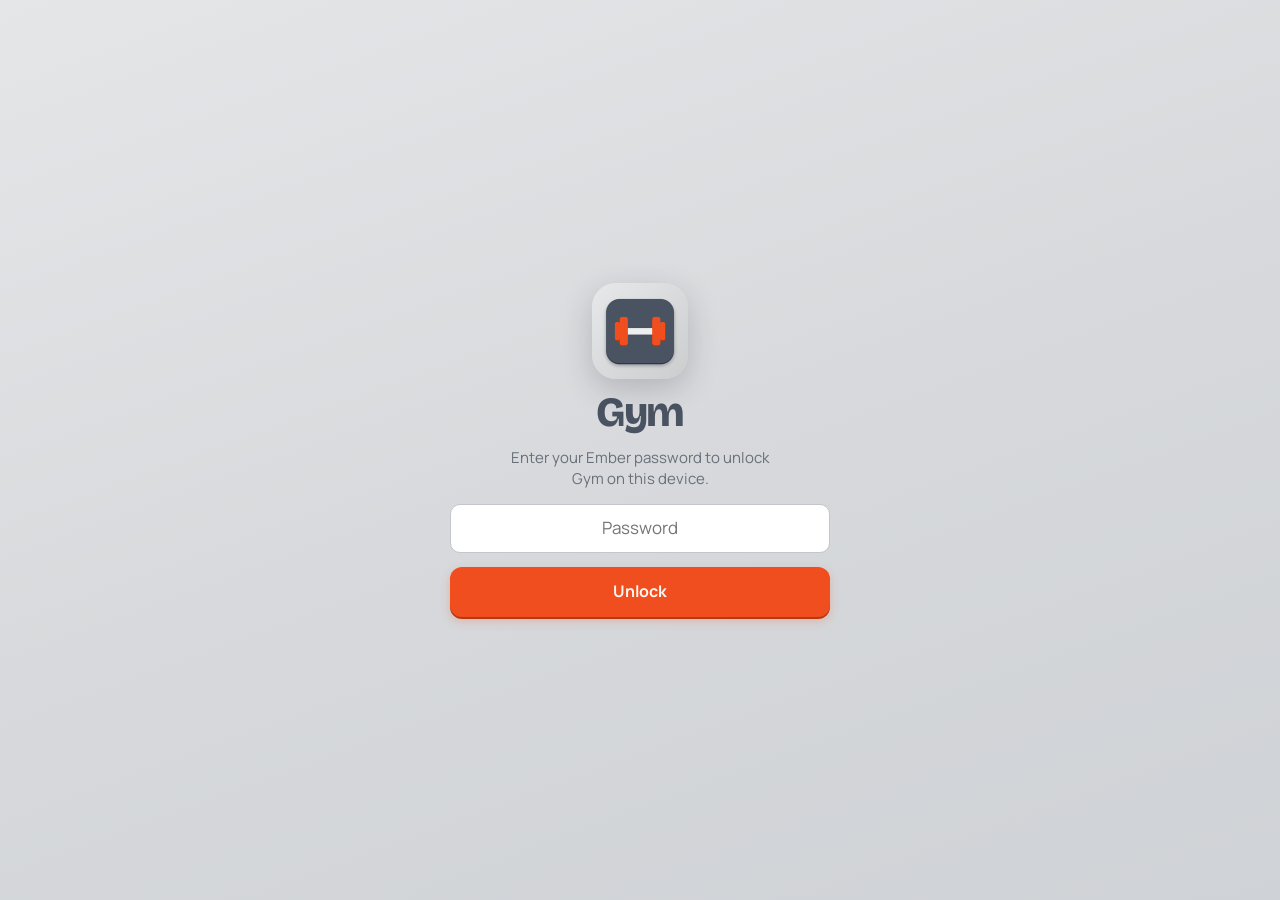
<file: gym/index.html>
<!doctype html>
<html lang="en-AU">
<head>
<meta charset="utf-8">
<meta name="viewport" content="width=device-width,initial-scale=1,viewport-fit=cover">
<title>Ember Gym</title>
<meta name="theme-color" content="#d6d8db">
<meta name="apple-mobile-web-app-capable" content="yes">
<meta name="mobile-web-app-capable" content="yes">
<meta name="apple-mobile-web-app-status-bar-style" content="default">
<meta name="apple-mobile-web-app-title" content="Gym">
<link rel="manifest" href="manifest.webmanifest">
<link rel="apple-touch-icon" href="icons/icon-180.png">
<link rel="icon" type="image/png" href="icons/icon-192.png">
<link rel="preconnect" href="https://fonts.googleapis.com">
<link rel="stylesheet" href="https://fonts.googleapis.com/css2?family=Bricolage+Grotesque:opsz,wght@12..96,500;12..96,700;12..96,800&family=Manrope:wght@400;500;600;700&family=JetBrains+Mono:wght@400;500&display=swap">
<link rel="stylesheet" href="../shared/ember.css">
<script src="../config.js"></script>
<script src="../shared/ember.js"></script>
<style>
/* Gym: the week is a row of keys that light up orange on training days. Routines are big keycaps you press to start.
   During a workout every set gets a keycap tick; a slate rest bar slides up after each one. */
.main{display:flex;flex-direction:column;gap:16px;max-width:820px;width:100%}
.tabs{display:grid;grid-template-columns:repeat(3,minmax(0,1fr));gap:7px}
.tab{border:0;border-radius:12px;background:var(--surface);height:48px;box-shadow:var(--key-shadow);font-weight:700;font-size:14px;transition:background .15s,color .15s,transform .08s}
.tab[aria-selected="true"]{background:var(--slate);color:var(--on-slate)}
.tab:active{transform:translateY(2px);box-shadow:none}
.sec-h{font-family:var(--f-mono);font-size:11px;letter-spacing:.14em;text-transform:uppercase;color:var(--muted);margin:0 4px 8px;font-weight:500;display:flex;justify-content:space-between;align-items:center}
.sec-h button{border:0;background:none;font:inherit;color:var(--accent);letter-spacing:.1em;padding:4px}

/* week strip */
.week{display:grid;grid-template-columns:repeat(7,minmax(0,1fr));gap:6px}
.wd{aspect-ratio:1;max-width:100%;border-radius:11px;background:var(--surface);box-shadow:var(--key-shadow);display:flex;flex-direction:column;align-items:center;justify-content:center;gap:1px;font-weight:700;animation:popIn .45s cubic-bezier(.2,1.3,.4,1) both;animation-delay:calc(var(--i) * 45ms)}
.wd small{font-family:var(--f-mono);font-size:10px;font-weight:500;color:var(--muted)}
.wd.on{background:var(--accent);color:var(--on-accent);box-shadow:0 2px 0 #b8380f,0 4px 10px rgba(240,78,30,.25)}
.wd.on small{color:var(--on-accent);opacity:.85}
.wd.today:not(.on){box-shadow:var(--key-shadow),inset 0 0 0 2px var(--accent)}
.wd.future{opacity:.55}
.weekline{display:flex;justify-content:space-between;align-items:baseline;margin-top:10px;padding:0 4px;font-size:14px;color:var(--muted)}
.weekline b{font-family:var(--f-display);font-size:1.3rem;color:var(--slate)}

/* resume + start */
.resume{display:flex;align-items:center;gap:14px;background:var(--slate);color:var(--on-slate);border-radius:16px;padding:14px 16px;box-shadow:0 3px 0 #313844;border:0;text-align:left;width:100%;animation:fadeUp .4s ease both}
.resume .pulse{width:12px;height:12px;border-radius:50%;background:var(--accent);flex:none;animation:pulse 1.6s ease-in-out infinite}
.resume b{display:block;font-size:16px}.resume small{color:#b9c0c9}
.resume .go{margin-left:auto;font-weight:700;color:var(--accent-2)}
@keyframes pulse{0%,100%{box-shadow:0 0 0 0 rgba(240,78,30,.5)}50%{box-shadow:0 0 0 8px rgba(240,78,30,0)}}
.startbtn{width:100%;height:54px;font-size:16px}

/* routines */
.routines{display:grid;grid-template-columns:repeat(auto-fill,minmax(200px,1fr));gap:10px}
.rt{border:0;text-align:left;background:var(--surface);border-radius:14px;padding:14px;box-shadow:0 3px 0 rgba(44,50,60,.2),0 6px 14px rgba(44,50,60,.1);display:flex;flex-direction:column;gap:6px;transition:transform .1s,box-shadow .1s;animation:popIn .45s cubic-bezier(.2,1.3,.4,1) both;animation-delay:calc(var(--i) * 60ms + 100ms)}
.rt:active{transform:translateY(3px);box-shadow:0 0 0 rgba(0,0,0,0)}
@media (hover:hover){.rt:hover{transform:translateY(-2px)}}
.rt .top{display:flex;justify-content:space-between;align-items:center}
.rt h3{margin:0;font-family:var(--f-display);font-size:1.35rem;color:var(--slate)}
.rt .play{width:34px;height:34px;border-radius:10px;background:var(--accent);color:var(--on-accent);display:grid;place-items:center;box-shadow:0 2px 0 #b8380f}
.rt .play svg{width:16px;height:16px}
.rt p{margin:0;font-size:13px;color:var(--muted);line-height:1.45}
.rt .last{font-family:var(--f-mono);font-size:10px;letter-spacing:.06em;text-transform:uppercase;color:var(--muted)}
.seed{display:flex;flex-direction:column;gap:10px;align-items:flex-start}

/* workout view */
.wo-head{display:flex;align-items:center;gap:10px;flex-wrap:wrap}
.wo-name{flex:1;min-width:0;border:0;background:none;font-family:var(--f-display);font-weight:800;font-size:clamp(1.8rem,6vw,2.6rem);letter-spacing:-.03em;color:var(--slate);outline:none;padding:0}
.clock{font-family:var(--f-mono);font-size:13px;color:var(--muted);font-variant-numeric:tabular-nums;display:flex;align-items:center;gap:6px}
.clock i{width:8px;height:8px;border-radius:50%;background:var(--accent);animation:pulse 1.6s ease-in-out infinite}
.ex{background:var(--surface);border-radius:16px;padding:14px;box-shadow:var(--key-shadow);display:flex;flex-direction:column;gap:8px;animation:fadeUp .35s ease both}
.ex-top{display:flex;align-items:center;gap:8px}
.ex-top h3{margin:0;flex:1;min-width:0;font-family:var(--f-display);font-size:1.15rem;color:var(--slate);overflow-wrap:anywhere}
.ex .hint{font-family:var(--f-mono);font-size:11px}
.sets{display:flex;flex-direction:column;gap:6px}
.sethead,.set{display:grid;grid-template-columns:34px minmax(0,1fr) minmax(0,1fr) 46px;gap:8px;align-items:center}
.sethead span{font-family:var(--f-mono);font-size:10px;letter-spacing:.1em;color:var(--muted);text-transform:uppercase;text-align:center}
.set .n{font-family:var(--f-mono);font-size:13px;color:var(--muted);text-align:center;font-variant-numeric:tabular-nums}
.set input{height:44px;border:1.5px solid var(--line);border-radius:10px;background:#fff;text-align:center;font-size:17px;font-weight:700;font-variant-numeric:tabular-nums;width:100%;min-width:0;outline:none;transition:background .2s,border-color .2s}
.set input:focus{border-color:var(--accent)}
.set input::placeholder{color:var(--faint);font-weight:600}
.tick{width:46px;height:44px;border:0;border-radius:11px;background:var(--surface-2);box-shadow:0 3px 0 rgba(44,50,60,.22);display:grid;place-items:center;color:transparent;transition:background .18s,box-shadow .1s,transform .1s}
.tick svg{width:22px;height:22px;stroke-dasharray:24;stroke-dashoffset:24;transition:stroke-dashoffset .3s ease .05s}
.tick:active{transform:translateY(3px);box-shadow:none}
.set.done .tick{background:var(--accent);color:var(--on-accent);box-shadow:0 3px 0 #b8380f;animation:keyTap .35s cubic-bezier(.3,1.6,.5,1)}
.set.done .tick svg{stroke-dashoffset:0}
.set.done input{background:var(--accent-soft);border-color:transparent}
.set.pr .n{color:var(--accent);font-weight:700}
.ex-actions{display:flex;gap:8px;justify-content:space-between}
.ex-actions .btn{height:38px;font-size:13px}
.wo-foot{display:flex;flex-direction:column;gap:10px}
.mini{height:36px;padding:0 10px;font-size:12.5px}

/* rest bar */
.rest{position:fixed;left:50%;transform:translateX(-50%);bottom:calc(16px + env(safe-area-inset-bottom,0px));z-index:15;width:min(460px,calc(100% - 32px));background:var(--slate);color:var(--on-slate);border-radius:16px;padding:10px 10px 10px 14px;display:flex;align-items:center;gap:10px;box-shadow:0 14px 34px rgba(44,50,60,.35);overflow:hidden;animation:restIn .4s cubic-bezier(.2,1.3,.4,1) both}
.rest .bar{position:absolute;left:0;bottom:0;height:4px;background:var(--accent);width:var(--p);transition:width 1s linear}
.rest b{font-family:var(--f-mono);font-size:22px;font-variant-numeric:tabular-nums;min-width:62px}
.rest small{color:#b9c0c9;font-size:12px;flex:1}
.rest button{border:0;border-radius:9px;background:rgba(255,255,255,.12);color:var(--on-slate);height:36px;min-width:44px;padding:0 10px;font-weight:700;font-size:13px}
.rest.over{background:var(--accent)}.rest.over small{color:var(--on-accent)}
@keyframes restIn{from{opacity:0;transform:translate(-50%,24px)}}

/* history */
.hist{display:flex;flex-direction:column;gap:14px}
.month h2{font-family:var(--f-mono);font-size:11px;letter-spacing:.14em;text-transform:uppercase;color:var(--muted);margin:0 4px 8px;font-weight:500}
.hrow{display:grid;grid-template-columns:52px minmax(0,1fr) auto;gap:12px;align-items:center;width:100%;border:0;text-align:left;background:var(--surface);border-radius:13px;padding:10px 12px;box-shadow:var(--key-shadow);margin-bottom:7px;animation:slideIn .4s cubic-bezier(.2,1.2,.4,1) both;animation-delay:calc(var(--i) * 40ms)}
.hdate{width:52px;height:52px;border-radius:11px;background:var(--slate);color:var(--on-slate);display:flex;flex-direction:column;align-items:center;justify-content:center;line-height:1}
.hdate b{font-family:var(--f-display);font-size:20px}.hdate small{font-family:var(--f-mono);font-size:9px;letter-spacing:.08em;text-transform:uppercase;opacity:.8;margin-top:3px}
.hrow .nm b{display:block;font-weight:700}.hrow .nm small{display:block;color:var(--muted);font-size:12.5px;white-space:nowrap;overflow:hidden;text-overflow:ellipsis}
.badge{font-family:var(--f-mono);font-size:10px;font-weight:700;letter-spacing:.06em;background:var(--accent);color:var(--on-accent);padding:3px 7px;border-radius:7px;box-shadow:0 2px 0 #b8380f}
.stat3{display:grid;grid-template-columns:repeat(3,minmax(0,1fr));gap:8px}
.skey{background:var(--surface-2);border-radius:12px;padding:10px 12px;display:flex;flex-direction:column;gap:2px;min-width:0}
.skey span{font-family:var(--f-mono);font-size:10px;letter-spacing:.12em;text-transform:uppercase;color:var(--muted)}
.skey b{font-family:var(--f-display);font-size:1.35rem;color:var(--slate);font-variant-numeric:tabular-nums;white-space:nowrap;overflow:hidden;text-overflow:ellipsis}
.skey.hot{background:var(--accent)}.skey.hot span,.skey.hot b{color:var(--on-accent)}
.detail-ex{display:flex;flex-direction:column;gap:4px;padding:10px 0;border-top:1px dashed var(--line)}
.detail-ex b{font-weight:700}.detail-ex span{font-family:var(--f-mono);font-size:12px;color:var(--muted);line-height:1.6}
.prl{display:flex;flex-direction:column;gap:6px}
.prl div{display:flex;justify-content:space-between;gap:10px;background:var(--surface-2);border-radius:10px;padding:9px 12px;font-weight:600}
.prl div span{font-family:var(--f-mono);font-size:12px;color:var(--accent);font-weight:500}

/* progress */
.exkeys{display:flex;gap:6px;overflow-x:auto;padding:2px 2px 8px;scrollbar-width:thin}
.exkeys button{flex:none;border:0;border-radius:10px;background:var(--surface);padding:0 12px;height:38px;font-weight:700;font-size:13px;box-shadow:var(--key-shadow);transition:background .15s,color .15s}
.exkeys button[aria-pressed="true"]{background:var(--slate);color:var(--on-slate)}
.chart{width:100%;height:auto;display:block;overflow:visible}
.chart text{font-family:var(--f-mono);font-size:10px;fill:var(--muted)}
.chart .ln{fill:none;stroke:var(--accent);stroke-width:2.5;stroke-linejoin:round;stroke-linecap:round;stroke-dasharray:var(--len);stroke-dashoffset:var(--len);animation:draw 1s cubic-bezier(.3,.8,.3,1) .1s forwards}
.chart .area{fill:url(#gfill);opacity:0;animation:fadeIn .6s .6s forwards}
.chart .grid{stroke:var(--line);stroke-width:1}
.chart .pt{fill:var(--surface);stroke:var(--accent);stroke-width:2}
.chart .end{fill:var(--accent);stroke:#fff;stroke-width:2}
.chart .bar{fill:var(--slate);transform-box:fill-box;transform-origin:bottom;animation:barUp .6s cubic-bezier(.2,.9,.3,1) both;animation-delay:calc(var(--i) * 50ms)}
.chart .bar.now{fill:var(--accent)}
@keyframes draw{to{stroke-dashoffset:0}}@keyframes fadeIn{to{opacity:1}}@keyframes barUp{from{transform:scaleY(0)}}
.pstats{display:grid;grid-template-columns:repeat(4,minmax(0,1fr));gap:8px}
@media (max-width:520px){.pstats{grid-template-columns:repeat(2,minmax(0,1fr))}}

/* pickers */
.plist{display:flex;flex-direction:column;gap:6px;max-height:46vh;overflow:auto;padding:2px}
.pick{display:flex;align-items:center;gap:10px;border:0;width:100%;text-align:left;background:var(--surface-2);border-radius:11px;padding:11px 12px;font-weight:600;box-shadow:0 2px 0 rgba(44,50,60,.12)}
.pick small{margin-left:auto;font-family:var(--f-mono);font-size:10px;color:var(--muted);text-transform:uppercase;letter-spacing:.06em}
.pick.new{background:var(--accent-soft);color:var(--accent)}
.rex{display:flex;flex-direction:column;gap:6px}
.rexrow{display:flex;gap:6px;align-items:center;background:var(--surface-2);border-radius:10px;padding:6px 6px 6px 12px}
.rexrow span{flex:1;font-weight:600;min-width:0;overflow-wrap:anywhere}
.rexrow button{border:0;width:34px;height:34px;border-radius:8px;background:var(--surface);display:grid;place-items:center;color:var(--muted)}
.rexrow button svg{width:16px;height:16px}
@media (max-width:640px){.nav .hide-sm{display:none}}
</style>
</head>
<body>
<div class="e-app">
  <header class="e-top" id="homeHead">
    <div class="e-title">
      <div class="eyebrow"><span id="sync" class="sync"><i></i><span id="syncTxt">Connecting…</span></span></div>
      <h1 id="title">Gym</h1>
    </div>
    <nav class="nav"><button class="btn icon gear" id="setBtn" type="button" aria-label="Settings"></button></nav>
  </header>

  <div class="main" id="home">
    <div class="tabs" role="tablist" id="tabs"></div>

    <div id="vTrain">
      <section class="plate"><div class="week" id="week"></div><div class="weekline" id="weekline"></div></section>
      <div style="height:14px"></div>
      <div id="resumeBox"></div>
      <button class="btn primary startbtn spin" id="startEmpty" type="button"></button>
      <div style="height:16px"></div>
      <h2 class="sec-h"><span>Routines</span><button type="button" id="newRoutine">+ New</button></h2>
      <div class="routines" id="routines"></div>
    </div>

    <div id="vHistory" hidden><div class="hist" id="hist"></div></div>

    <div id="vProgress" hidden>
      <div class="exkeys" id="exkeys"></div>
      <section class="card" id="prog"></section>
      <div style="height:14px"></div>
      <section class="card" id="vol"></section>
    </div>
  </div>

  <div class="main" id="workout" hidden>
    <div class="wo-head">
      <input class="wo-name" id="woName" maxlength="60" aria-label="Workout name">
      <div class="clock"><i></i><span id="woClock">0:00</span></div>
    </div>
    <div id="woList" style="display:flex;flex-direction:column;gap:12px"></div>
    <div class="wo-foot">
      <button class="btn" id="addEx" type="button"></button>
      <button class="btn primary startbtn" id="finish" type="button">Finish workout</button>
      <div style="display:flex;justify-content:space-between"><button class="btn" id="minimise" type="button">Back to overview</button><button class="btn del" id="discard" type="button">Discard</button></div>
    </div>
  </div>
</div>

<div class="rest" id="rest" hidden aria-live="polite"><div class="bar" id="restBar"></div><b id="restT">1:30</b><small id="restS">Rest</small><button type="button" id="restMinus">−15</button><button type="button" id="restPlus">+15</button><button type="button" id="restSkip">Skip</button></div>

<div class="scrim" id="pkScrim" hidden><div class="sheet" id="pkSheet" role="dialog" aria-modal="true" aria-labelledby="pkH">
  <h2 id="pkH">Add exercise</h2>
  <input class="in" id="pkQ" type="search" placeholder="Search or type a new exercise" autocomplete="off" aria-label="Search exercises">
  <div class="plist" id="pkList"></div>
  <div class="actions"><div class="r"><button type="button" class="btn" id="pkClose">Close</button></div></div>
</div></div>

<div class="scrim" id="rtScrim" hidden><form class="sheet" id="rtSheet" role="dialog" aria-modal="true" aria-labelledby="rtH" autocomplete="off">
  <h2 id="rtH">New routine</h2>
  <div class="field"><label for="rtName">Name</label><input class="in" id="rtName" maxlength="40" placeholder="Push, Upper, Leg day…"></div>
  <div class="field"><span class="lbl">Exercises</span><div class="rex" id="rtEx"></div><button type="button" class="btn" id="rtAdd"></button></div>
  <div class="err" id="rtErr" hidden></div>
  <div class="actions"><button type="button" class="btn del" id="rtDel" hidden>Delete</button><div class="r"><button type="button" class="btn" id="rtCancel">Cancel</button><button type="submit" class="btn primary">Save</button></div></div>
</form></div>

<div class="scrim" id="dtScrim" hidden><div class="sheet" id="dtSheet" role="dialog" aria-modal="true" aria-labelledby="dtH">
  <h2 id="dtH">Workout</h2>
  <div id="dtBody" style="display:flex;flex-direction:column;gap:12px"></div>
  <div class="actions"><button type="button" class="btn del" id="dtDel">Delete</button><div class="r"><button type="button" class="btn dark" id="dtClose">Done</button></div></div>
</div></div>

<script>
(function(){
const E=Ember,{$,pad,key,parse,today,DOWS,MONTHS,LS,reduced}=E.util,I=E.ICONS;
const PLAY='<svg viewBox="0 0 24 24" fill="currentColor"><path d="M7 4.5v15l13-7.5z"/></svg>';
const UP='<svg viewBox="0 0 24 24" fill="none" stroke="currentColor" stroke-width="2.4" stroke-linecap="round" stroke-linejoin="round"><path d="M6 15l6-6 6 6"/></svg>';
$("setBtn").innerHTML=I.gear;$("startEmpty").innerHTML=I.plus+"Start empty workout";$("addEx").innerHTML=I.plus+"Add exercise";$("rtAdd").innerHTML=I.plus+"Add exercise";

const LIB=["Bench Press","Incline Dumbbell Press","Overhead Press","Dumbbell Shoulder Press","Lateral Raise","Chest Fly","Push-up","Dips","Tricep Pushdown","Skull Crusher",
 "Deadlift","Barbell Row","Pull-up","Chin-up","Lat Pulldown","Seated Cable Row","Face Pull","Bicep Curl","Hammer Curl",
 "Squat","Front Squat","Leg Press","Romanian Deadlift","Leg Curl","Leg Extension","Walking Lunge","Bulgarian Split Squat","Hip Thrust","Calf Raise",
 "Plank","Hanging Leg Raise","Cable Crunch","Running","Rowing Machine"];
const SPLIT=[["Push",["Bench Press","Overhead Press","Incline Dumbbell Press","Lateral Raise","Tricep Pushdown"]],["Pull",["Deadlift","Pull-up","Barbell Row","Face Pull","Bicep Curl"]],["Legs",["Squat","Romanian Deadlift","Leg Press","Leg Curl","Calf Raise"]]];

let workouts={},routines={},view=LS.get("ember-gym-view","train"),act=null,progEx=LS.get("ember-gym-prog","");
const fmtW=w=>(Math.round(w*100)/100).toString();
const e1=(w,r)=>w>0&&r>0?(r===1?w:w*(1+r/30)):0;
const finished=()=>Object.entries(workouts).filter(([,w])=>w.finishedAt>0).sort((a,b)=>b[1].finishedAt-a[1].finishedAt);
const volume=w=>w.exercises.reduce((s,e)=>s+e.sets.filter(x=>x.done).reduce((t,x)=>t+x.w*x.r,0),0);
const fmtVol=v=>v>=1000?(v/1000).toFixed(1)+" t":Math.round(v)+" kg";
const dur=w=>{const m=Math.max(1,Math.round(((w.finishedAt||Date.now())-w.startedAt)/60000));return m>=60?Math.floor(m/60)+"h "+pad(m%60)+"m":m+" min"};
const mondayOf=d=>{const x=new Date(d);x.setHours(0,0,0,0);x.setDate(x.getDate()-((x.getDay()+6)%7));return x};

/* ---------- history lookups ---------- */
function lastSets(name,excludeId){
  for(const [id,w] of finished()){if(id===excludeId)continue;const ex=w.exercises.find(e=>e.name.toLowerCase()===name.toLowerCase());if(ex&&ex.sets.some(s=>s.done))return ex.sets.filter(s=>s.done)}
  return null;
}
function bestE1(name,excludeId){
  let b=0;for(const [id,w] of finished()){if(id===excludeId)continue;w.exercises.forEach(e=>{if(e.name.toLowerCase()===name.toLowerCase())e.sets.forEach(s=>{if(s.done)b=Math.max(b,e1(s.w,s.r))})})}
  return b;
}
const setTxt=s=>(s.w>0?fmtW(s.w)+"×":"")+s.r;

/* ---------- tabs ---------- */
[["train","Train"],["history","History"],["progress","Progress"]].forEach(([v,l])=>{const b=document.createElement("button");b.type="button";b.className="tab";b.setAttribute("role","tab");b.dataset.v=v;b.textContent=l;
  b.addEventListener("click",()=>{view=v;LS.set("ember-gym-view",v);renderHome(true)});$("tabs").appendChild(b)});

/* ---------- home ---------- */
let shownTitle="";
function renderHome(anim){
  document.querySelectorAll(".tab").forEach(b=>b.setAttribute("aria-selected",b.dataset.v===view));
  $("vTrain").hidden=view!=="train";$("vHistory").hidden=view!=="history";$("vProgress").hidden=view!=="progress";
  const done=finished();
  // week
  const mon=mondayOf(new Date()),wk=$("week");wk.textContent="";let count=0;
  for(let i=0;i<7;i++){const d=new Date(mon);d.setDate(mon.getDate()+i);const k=key(d);const had=done.some(([,w])=>w.date===k);if(had)count++;
    const b=document.createElement("div");b.className="wd"+(had?" on":"")+(k===key(today())?" today":"")+(d>today()?" future":"");b.style.setProperty("--i",i);if(!anim)b.style.animation="none";
    b.innerHTML="<small></small>"+d.getDate();b.firstChild.textContent=DOWS[d.getDay()].slice(0,3);b.setAttribute("aria-label",DOWS[d.getDay()]+(had?", trained":""));wk.appendChild(b)}
  let streak=0;{let w=mondayOf(new Date());if(!done.some(([,x])=>parse(x.date)>=w))w.setDate(w.getDate()-7);
    for(;;){const end=new Date(w);end.setDate(w.getDate()+7);if(done.some(([,x])=>{const d=parse(x.date);return d>=w&&d<end})){streak++;w.setDate(w.getDate()-7)}else break}}
  $("weekline").innerHTML="<span><b>"+count+"</b> "+(count===1?"workout":"workouts")+" this week</span><span>"+(streak?streak+" week streak":"")+"</span>";
  const t="Gym"+count;if(t!==shownTitle){shownTitle=t;E.rollTitle($("title"),"Gym",done.length?String(done.length):"")}
  // resume
  const live=Object.entries(workouts).find(([,w])=>!w.finishedAt);const rb=$("resumeBox");rb.textContent="";
  $("startEmpty").hidden=!!live;
  if(live){const b=document.createElement("button");b.type="button";b.className="resume";b.innerHTML='<span class="pulse"></span><span><b></b><small></small></span><span class="go">Resume</span>';
    b.querySelector("b").textContent=live[1].name;b.querySelector("small").textContent="Started "+dur(live[1])+" ago · "+live[1].exercises.length+" exercises";
    b.addEventListener("click",()=>openWorkout(live[0]));rb.appendChild(b)}
  // routines
  const rl=$("routines");rl.textContent="";
  const list=Object.entries(routines).sort((a,b)=>(a[1].order-b[1].order)||(a[1].created-b[1].created));
  if(!list.length){const s=document.createElement("div");s.className="seed";s.innerHTML='<p class="hint" style="font-size:14px;margin:0">Routines are your saved workouts. Start one and it fills in what you lifted last time.</p>';
    const b=document.createElement("button");b.type="button";b.className="btn";b.textContent="Add a Push / Pull / Legs split";b.addEventListener("click",seedSplit);s.appendChild(b);rl.appendChild(s)}
  list.forEach(([id,r],i)=>{
    const b=document.createElement("button");b.type="button";b.className="rt";b.style.setProperty("--i",i);if(!anim)b.style.animation="none";
    const last=done.find(([,w])=>w.routine===id);
    b.innerHTML='<div class="top"><h3></h3><span class="play">'+PLAY+'</span></div><p></p><span class="last"></span>';
    b.querySelector("h3").textContent=r.name;b.querySelector("p").textContent=r.exercises.join(" · ")||"No exercises yet";
    b.querySelector(".last").textContent=last?"Last done "+ago(last[1].date):"Not done yet";
    b.addEventListener("click",()=>startWorkout(id));
    b.addEventListener("contextmenu",e=>{e.preventDefault();editRoutine(id)});
    let lp;b.addEventListener("touchstart",()=>{lp=setTimeout(()=>{lp="fired";editRoutine(id)},550)},{passive:true});
    b.addEventListener("touchend",e=>{if(lp==="fired"){e.preventDefault()}clearTimeout(lp)});
    b.addEventListener("touchmove",()=>clearTimeout(lp),{passive:true});
    rl.appendChild(b)});
  if(list.length){const h=document.createElement("p");h.className="hint";h.style.gridColumn="1/-1";h.textContent="Press and hold a routine to edit it.";rl.appendChild(h)}
  if(view==="history")renderHistory(anim);
  if(view==="progress")renderProgress(anim);
}
function ago(k){const n=Math.round((today()-parse(k))/864e5);return n<=0?"today":n===1?"yesterday":n<7?n+" days ago":n<14?"last week":Math.floor(n/7)+" weeks ago"}
async function seedSplit(){let o=1;for(const [name,ex] of SPLIT){try{await E.save("routines",E.newId(),{name,exercises:ex,order:o++,created:Date.now()})}catch(e){return}}E.toast("Push, Pull and Legs added")}

/* ---------- start / workout ---------- */
function startWorkout(routineId){
  const live=Object.keys(workouts).find(id=>!workouts[id].finishedAt);if(live){openWorkout(live);E.toast("Finish this one first");return}
  const r=routineId?routines[routineId]:null;
  const exs=(r?r.exercises:[]).map(name=>{const prev=lastSets(name);const n=prev?prev.length:3;return{name,sets:Array.from({length:Math.max(1,n)},()=>({w:0,r:0,done:false}))}});
  const now=new Date();
  act={id:E.newId(),name:r?r.name:(now.getHours()<12?"Morning":now.getHours()<17?"Afternoon":"Evening")+" workout",date:key(today()),startedAt:Date.now(),finishedAt:0,notes:"",routine:routineId||"",exercises:exs};
  saveAct(true);showWorkout(true);
}
function openWorkout(id){act=JSON.parse(JSON.stringify(workouts[id]));act.id=id;showWorkout(true)}
function showWorkout(anim){
  $("home").hidden=true;$("homeHead").hidden=true;$("workout").hidden=false;$("woName").value=act.name;renderWorkout();window.scrollTo(0,0);tickClock();
}
function closeWorkout(){act=null;$("workout").hidden=true;$("home").hidden=false;$("homeHead").hidden=false;stopRest();renderHome(true);window.scrollTo(0,0)}
let saveT=null;
function saveAct(now){
  if(!act)return;clearTimeout(saveT);
  const {id,...item}=act;workouts[id]=item;
  const go=()=>E.save("workouts",id,JSON.parse(JSON.stringify(item))).catch(()=>{});
  if(now)go();else saveT=setTimeout(go,2500);
}
function renderWorkout(){
  const box=$("woList");box.textContent="";
  if(!act.exercises.length){const e=document.createElement("div");e.className="empty";e.innerHTML="<b>No exercises yet</b>Tap Add exercise to get going.";box.appendChild(e)}
  act.exercises.forEach((ex,ei)=>box.appendChild(exCard(ex,ei)));
}
function exCard(ex,ei){
  const c=document.createElement("section");c.className="ex";
  const prev=lastSets(ex.name,act.id),best=bestE1(ex.name,act.id);
  c.innerHTML='<div class="ex-top"><h3></h3><button type="button" class="btn icon dark mini" aria-label="Move up">'+UP+'</button><button type="button" class="btn del mini">Remove</button></div><div class="hint"></div><div class="sets"><div class="sethead"><span>Set</span><span>kg</span><span>Reps</span><span></span></div></div><div class="ex-actions"><button type="button" class="btn">'+I.plus+'Add set</button><button type="button" class="btn del">Remove last set</button></div>';
  c.querySelector("h3").textContent=ex.name;
  c.querySelector(".hint").textContent=prev?"Last time: "+prev.map(setTxt).join(" · "):"First time doing this one. Nice.";
  const up=c.querySelector(".ex-top .btn.icon");up.hidden=ei===0;
  up.addEventListener("click",()=>{act.exercises.splice(ei-1,0,act.exercises.splice(ei,1)[0]);saveAct();renderWorkout()});
  const rm=c.querySelector(".ex-top .del");rm.addEventListener("click",()=>{if(!rm.classList.contains("armed")){rm.classList.add("armed");rm.textContent="Tap again";return}act.exercises.splice(ei,1);saveAct();renderWorkout()});
  const sets=c.querySelector(".sets");
  ex.sets.forEach((s,si)=>sets.appendChild(setRow(ex,s,si,prev,best)));
  const [add,rml]=c.querySelectorAll(".ex-actions .btn");
  add.addEventListener("click",()=>{const l=ex.sets[ex.sets.length-1];ex.sets.push({w:l?l.w:0,r:l?l.r:0,done:false});saveAct();renderWorkout()});
  rml.hidden=ex.sets.length<=1;rml.addEventListener("click",()=>{ex.sets.pop();saveAct();renderWorkout()});
  return c;
}
function setRow(ex,s,si,prev,best){
  const r=document.createElement("div");r.className="set"+(s.done?" done":"");
  const p=prev&&(prev[si]||prev[prev.length-1]);
  r.innerHTML='<span class="n">'+(si+1)+'</span><input inputmode="decimal" aria-label="Weight in kg"><input inputmode="numeric" aria-label="Reps"><button type="button" class="tick" aria-label="Mark set done">'+I.check+'</button>';
  const [wI,rI]=r.querySelectorAll("input"),t=r.querySelector(".tick");
  wI.value=s.w||(s.done?"0":"");rI.value=s.r||"";
  wI.placeholder=p?fmtW(p.w):"0";rI.placeholder=p?String(p.r):"8";
  if(s.done&&e1(s.w,s.r)>best&&best>0)r.classList.add("pr");
  const sync=()=>{s.w=parseFloat(wI.value.replace(",","."))||0;s.r=parseInt(rI.value,10)||0;saveAct()};
  wI.addEventListener("input",sync);rI.addEventListener("input",sync);
  wI.addEventListener("focus",()=>wI.select());rI.addEventListener("focus",()=>rI.select());
  t.addEventListener("click",()=>{
    if(!s.done){if(!wI.value&&p)wI.value=fmtW(p.w);if(!rI.value)rI.value=p?String(p.r):"";sync();
      if(!s.r){rI.focus();E.toast("Add your reps first");return}
      s.done=true;r.classList.add("done");E.burst(t,10);startRest();
      if(best>0&&e1(s.w,s.r)>best){r.classList.add("pr");E.toast("New best on "+ex.name+"!")}}
    else{s.done=false;r.classList.remove("done","pr")}
    saveAct();
  });
  return r;
}
$("woName").addEventListener("input",()=>{act.name=$("woName").value.trim()||"Workout";saveAct()});
$("minimise").addEventListener("click",()=>{saveAct(true);closeWorkout()});
$("discard").addEventListener("click",async()=>{const b=$("discard");if(!b.classList.contains("armed")){b.classList.add("armed");b.textContent="Tap again to discard";return}
  b.classList.remove("armed");b.textContent="Discard";const id=act.id;clearTimeout(saveT);closeWorkout();try{await E.remove("workouts",id);E.toast("Workout discarded")}catch(e){}});
$("finish").addEventListener("click",()=>{
  const doneSets=act.exercises.reduce((n,e)=>n+e.sets.filter(s=>s.done).length,0);
  if(!doneSets){E.toast("Tick at least one set first");return}
  const prs=act.exercises.map(e=>{const b=bestE1(e.name,act.id);const top=e.sets.filter(s=>s.done).reduce((m,s)=>e1(s.w,s.r)>e1(m.w,m.r)?s:m,{w:0,r:0});return b>0&&e1(top.w,top.r)>b?{name:e.name,set:top}:null}).filter(Boolean);
  act.exercises=act.exercises.map(e=>({name:e.name,sets:e.sets.filter(s=>s.done)})).filter(e=>e.sets.length);
  act.finishedAt=Date.now();const w=JSON.parse(JSON.stringify(act));saveAct(true);stopRest();
  closeWorkout();showSummary(w,prs);
});
let clockT=null;
function tickClock(){clearInterval(clockT);const f=()=>{if(!act){clearInterval(clockT);return}const s=Math.floor((Date.now()-act.startedAt)/1000);$("woClock").textContent=(s>=3600?Math.floor(s/3600)+":"+pad(Math.floor(s/60)%60):Math.floor(s/60))+":"+pad(s%60)};f();clockT=setInterval(f,1000)}

/* ---------- rest timer ---------- */
let restLen=LS.get("ember-gym-rest",90),restEnd=0,restT=null;
function startRest(){restEnd=Date.now()+restLen*1000;$("rest").hidden=false;$("rest").classList.remove("over");clearInterval(restT);restTick();restT=setInterval(restTick,250)}
function restTick(){
  const left=Math.round((restEnd-Date.now())/1000),el=$("rest");
  if(left<=0){if(!el.classList.contains("over")){el.classList.add("over");try{navigator.vibrate&&navigator.vibrate([200,100,200])}catch(e){}}
    $("restT").textContent="+"+Math.floor(-left/60)+":"+pad(-left%60);$("restS").textContent="Rest done. Next set!";$("restBar").style.setProperty("--p","100%");if(left<-120)stopRest();return}
  $("restT").textContent=Math.floor(left/60)+":"+pad(left%60);$("restS").textContent="Rest";$("restBar").style.setProperty("--p",(100-left/restLen*100)+"%");
}
function stopRest(){clearInterval(restT);$("rest").hidden=true}
$("restMinus").addEventListener("click",()=>{restEnd-=15000;restLen=Math.max(15,restLen-15);LS.set("ember-gym-rest",restLen);restTick()});
$("restPlus").addEventListener("click",()=>{restEnd+=15000;restLen=Math.min(600,restLen+15);LS.set("ember-gym-rest",restLen);$("rest").classList.remove("over");restTick()});
$("restSkip").addEventListener("click",stopRest);

/* ---------- exercise picker ---------- */
const pk=E.sheet($("pkScrim"),$("pkSheet"),{focus:$("pkQ")});let pkCb=null;
function allExercises(){const used={};Object.values(workouts).forEach(w=>w.exercises.forEach(e=>{used[e.name]=(used[e.name]||0)+1}));Object.values(routines).forEach(r=>r.exercises.forEach(n=>{used[n]=used[n]||0}));
  const names=[...new Set(Object.keys(used).concat(LIB))];return names.sort((a,b)=>(used[b]||0)-(used[a]||0)||a.localeCompare(b)).map(n=>({n,c:used[n]||0}))}
function openPicker(cb){pkCb=cb;$("pkQ").value="";drawPicker();pk.open()}
function drawPicker(){
  const q=$("pkQ").value.trim(),ql=q.toLowerCase(),box=$("pkList");box.textContent="";
  const list=allExercises().filter(x=>!ql||x.n.toLowerCase().includes(ql)).slice(0,40);
  if(q&&!list.some(x=>x.n.toLowerCase()===ql)){const b=document.createElement("button");b.type="button";b.className="pick new";b.innerHTML=I.plus+"<span></span>";b.querySelector("span").textContent="Add “"+q+"”";b.addEventListener("click",()=>{pk.close();pkCb(q)});box.appendChild(b)}
  list.forEach(x=>{const b=document.createElement("button");b.type="button";b.className="pick";b.innerHTML="<span></span>"+(x.c?"<small>"+x.c+"×</small>":"");b.querySelector("span").textContent=x.n;b.addEventListener("click",()=>{pk.close();pkCb(x.n)});box.appendChild(b)});
}
$("pkQ").addEventListener("input",drawPicker);
$("pkQ").addEventListener("keydown",e=>{if(e.key==="Enter"){e.preventDefault();const f=$("pkList").querySelector(".pick");if(f)f.click()}});
$("pkClose").addEventListener("click",()=>pk.close());
$("addEx").addEventListener("click",()=>openPicker(name=>{const prev=lastSets(name,act.id);act.exercises.push({name,sets:Array.from({length:prev?prev.length:3},()=>({w:0,r:0,done:false}))});saveAct();renderWorkout();
  setTimeout(()=>{const cards=$("woList").querySelectorAll(".ex");const last=cards[cards.length-1];if(last&&last.scrollIntoView)last.scrollIntoView({behavior:reduced()?"auto":"smooth",block:"center"})},50)}));

/* ---------- routine editor ---------- */
const rt=E.sheet($("rtScrim"),$("rtSheet"),{focus:$("rtName")});let rtId=null,rtEx=[];
function editRoutine(id){rtId=id||null;const r=id?routines[id]:null;$("rtH").textContent=r?"Edit routine":"New routine";$("rtName").value=r?r.name:"";rtEx=r?r.exercises.slice():[];drawRtEx();
  const d=$("rtDel");d.hidden=!r;d.classList.remove("armed");d.textContent="Delete";$("rtErr").hidden=true;rt.open()}
function drawRtEx(){const box=$("rtEx");box.textContent="";
  if(!rtEx.length){const h=document.createElement("div");h.className="hint";h.textContent="No exercises yet.";box.appendChild(h)}
  rtEx.forEach((n,i)=>{const row=document.createElement("div");row.className="rexrow";row.innerHTML="<span></span><button type=button aria-label='Move up'>"+UP+"</button><button type=button aria-label='Remove'>"+I.close+"</button>";row.querySelector("span").textContent=n;
    const [u,x]=row.querySelectorAll("button");u.style.visibility=i?"visible":"hidden";u.addEventListener("click",()=>{rtEx.splice(i-1,0,rtEx.splice(i,1)[0]);drawRtEx()});x.addEventListener("click",()=>{rtEx.splice(i,1);drawRtEx()});box.appendChild(row)})}
$("rtAdd").addEventListener("click",()=>{rt.close();setTimeout(()=>openPicker(n=>{if(!rtEx.includes(n))rtEx.push(n);setTimeout(()=>{drawRtEx();rt.open()},240)}),240)});
$("newRoutine").addEventListener("click",()=>editRoutine(null));
$("rtCancel").addEventListener("click",()=>rt.close());
$("rtSheet").addEventListener("submit",async e=>{e.preventDefault();const name=$("rtName").value.trim();
  if(!name){const er=$("rtErr");er.textContent="Give the routine a name.";er.hidden=true;void er.offsetWidth;er.hidden=false;return}
  const prev=rtId?routines[rtId]:null;const id=rtId||E.newId();rt.close();
  try{await E.save("routines",id,{name,exercises:rtEx,order:prev?prev.order:Date.now(),created:prev?prev.created:Date.now()});E.toast(prev?"Routine saved":"Routine added")}catch(err){}});
$("rtDel").addEventListener("click",async()=>{const d=$("rtDel");if(!d.classList.contains("armed")){d.classList.add("armed");d.textContent="Tap again to delete";return}
  const id=rtId;rt.close();try{await E.remove("routines",id);E.toast("Routine deleted")}catch(e){}});

/* ---------- summary + history ---------- */
const dt=E.sheet($("dtScrim"),$("dtSheet"));let dtId=null;
function statKeys(w,prs){return'<div class="stat3"><div class="skey"><span>Time</span><b>'+dur(w)+'</b></div><div class="skey"><span>Volume</span><b>'+fmtVol(volume(w))+'</b></div><div class="skey'+(prs&&prs.length?" hot":"")+'"><span>'+(prs?"New bests":"Sets")+'</span><b>'+(prs?prs.length:w.exercises.reduce((n,e)=>n+e.sets.length,0))+"</b></div></div>"}
function exDetail(w){return w.exercises.map(e=>'<div class="detail-ex"><b>'+esc(e.name)+"</b><span>"+e.sets.map(setTxt).join("  ·  ")+"</span></div>").join("")}
const esc=s=>String(s).replace(/[&<>"]/g,c=>({"&":"&amp;","<":"&lt;",">":"&gt;",'"':"&quot;"}[c]));
function showSummary(w,prs){
  dtId=null;$("dtH").textContent="Nice work";$("dtDel").hidden=true;
  $("dtBody").innerHTML='<p class="hint" style="font-size:14px;margin:0">'+esc(w.name)+" is in the books.</p>"+statKeys(w,prs)+(prs.length?'<div class="prl">'+prs.map(p=>"<div>"+esc(p.name)+"<span>"+setTxt(p.set)+"</span></div>").join("")+"</div>":"")+exDetail(w);
  dt.open();setTimeout(()=>E.burst($("dtH"),26),250);
}
function showDetail(id){
  const w=workouts[id];if(!w)return;dtId=id;$("dtH").textContent=w.name;const d=$("dtDel");d.hidden=false;d.classList.remove("armed");d.textContent="Delete";
  const dd=parse(w.date);$("dtBody").innerHTML='<p class="hint" style="font-size:14px;margin:0">'+DOWS[dd.getDay()]+" "+pad(dd.getDate())+"/"+pad(dd.getMonth()+1)+"/"+dd.getFullYear()+"</p>"+statKeys(w)+exDetail(w);dt.open();
}
$("dtClose").addEventListener("click",()=>dt.close());
$("dtDel").addEventListener("click",async()=>{const d=$("dtDel");if(!d.classList.contains("armed")){d.classList.add("armed");d.textContent="Tap again to delete";return}const id=dtId;dt.close();try{await E.remove("workouts",id);E.toast("Workout deleted")}catch(e){}});
function renderHistory(anim){
  const box=$("hist");box.textContent="";const list=finished();
  if(!list.length){box.innerHTML='<div class="empty"><b>No workouts yet</b>Finished workouts show up here.</div>';return}
  let cur="",sec=null,i=0;
  list.forEach(([id,w])=>{const d=parse(w.date);const m=MONTHS[d.getMonth()]+" "+d.getFullYear();
    if(m!==cur){cur=m;sec=document.createElement("section");sec.className="month";const h=document.createElement("h2");h.textContent=m;sec.appendChild(h);box.appendChild(sec)}
    const b=document.createElement("button");b.type="button";b.className="hrow";b.style.setProperty("--i",Math.min(i++,10));if(!anim)b.style.animation="none";
    const prs=w.exercises.filter(e=>{const best=bestBefore(e.name,w.finishedAt);return best>0&&e.sets.some(s=>e1(s.w,s.r)>best)}).length;
    b.innerHTML='<span class="hdate"><b>'+d.getDate()+"</b><small>"+DOWS[d.getDay()].slice(0,3)+'</small></span><span class="nm"><b></b><small></small></span>'+(prs?'<span class="badge">'+prs+" PR</span>":"<span></span>");
    b.querySelector(".nm b").textContent=w.name;b.querySelector(".nm small").textContent=dur(w)+" · "+fmtVol(volume(w))+" · "+w.exercises.map(e=>e.name).join(", ");
    b.addEventListener("click",()=>showDetail(id));sec.appendChild(b)});
}
function bestBefore(name,ts){let b=0;finished().forEach(([,w])=>{if(w.finishedAt>=ts)return;w.exercises.forEach(e=>{if(e.name.toLowerCase()===name.toLowerCase())e.sets.forEach(s=>{b=Math.max(b,e1(s.w,s.r))})})});return b}

/* ---------- progress ---------- */
function renderProgress(anim){
  const counts={};finished().forEach(([,w])=>w.exercises.forEach(e=>{counts[e.name]=(counts[e.name]||0)+1}));
  const names=Object.keys(counts).sort((a,b)=>counts[b]-counts[a]);
  const keys=$("exkeys");keys.textContent="";
  if(!names.length){$("prog").innerHTML='<div class="empty"><b>Nothing to chart yet</b>Finish a couple of workouts and your progress shows here.</div>';$("vol").innerHTML="";return}
  if(!names.includes(progEx))progEx=names[0];
  names.slice(0,20).forEach(n=>{const b=document.createElement("button");b.type="button";b.textContent=n;b.setAttribute("aria-pressed",n===progEx);b.addEventListener("click",()=>{progEx=n;LS.set("ember-gym-prog",n);renderProgress(true)});keys.appendChild(b)});
  // points: best e1RM (or reps for bodyweight) per session, oldest first
  const pts=finished().slice().reverse().map(([,w])=>{const e=w.exercises.find(x=>x.name===progEx);if(!e)return null;
    const top=e.sets.reduce((m,s)=>e1(s.w,s.r)>e1(m.w,m.r)||(e1(m.w,m.r)===0&&s.r>m.r)?s:m,{w:0,r:0});return{date:w.date,v:e1(top.w,top.r)||top.r,top,bw:!e1(top.w,top.r)}}).filter(Boolean).slice(-14);
  const bw=pts.every(p=>p.bw),best=pts.reduce((m,p)=>p.v>m.v?p:m,pts[0]);
  const W=600,H=220,L=40,R=16,T=16,B=28,min=Math.min(...pts.map(p=>p.v)),max=Math.max(...pts.map(p=>p.v));
  const padv=(max-min)*.15||Math.max(2.5,max*.1),lo=Math.max(0,Math.floor((min-padv)/5)*5),hi=Math.ceil((max+padv)/5)*5,span=Math.max(1,hi-lo);
  const x=i=>pts.length===1?(L+W-R)/2:L+i*(W-L-R)/(pts.length-1),y=v=>T+(1-(v-lo)/span)*(H-T-B);
  const ticks=[0,1,2,3].map(i=>lo+span*i/3);
  let path=pts.map((p,i)=>(i?"L":"M")+x(i).toFixed(1)+" "+y(p.v).toFixed(1)).join(" ");
  const area=path+" L"+x(pts.length-1).toFixed(1)+" "+(H-B)+" L"+x(0).toFixed(1)+" "+(H-B)+" Z";
  let len=0;for(let i=1;i<pts.length;i++)len+=Math.hypot(x(i)-x(i-1),y(pts[i].v)-y(pts[i-1].v));
  const lab=k=>{const d=parse(k);return pad(d.getDate())+"/"+pad(d.getMonth()+1)};
  const svg='<svg class="chart" viewBox="0 0 '+W+" "+H+'" role="img" aria-label="'+esc(progEx)+' progress"><defs><linearGradient id="gfill" x1="0" x2="0" y1="0" y2="1"><stop offset="0" stop-color="#f04e1e" stop-opacity=".28"/><stop offset="1" stop-color="#f04e1e" stop-opacity="0"/></linearGradient></defs>'+
    ticks.map(t=>'<line class="grid" x1="'+L+'" x2="'+(W-R)+'" y1="'+y(t).toFixed(1)+'" y2="'+y(t).toFixed(1)+'"/><text x="'+(L-8)+'" y="'+(y(t)+3).toFixed(1)+'" text-anchor="end">'+Math.round(t)+"</text>").join("")+
    '<path class="area" d="'+area+'"/><path class="ln" d="'+path+'" style="--len:'+Math.ceil(len+1)+(anim?"":";animation:none;stroke-dashoffset:0")+'"/>'+
    pts.map((p,i)=>'<circle class="'+(i===pts.length-1?"end":"pt")+'" cx="'+x(i).toFixed(1)+'" cy="'+y(p.v).toFixed(1)+'" r="'+(i===pts.length-1?5.5:3.5)+'"><title>'+lab(p.date)+": "+setTxt(p.top)+"</title></circle>").join("")+
    '<text x="'+x(0).toFixed(1)+'" y="'+(H-8)+'" text-anchor="'+(pts.length===1?"middle":"start")+'">'+lab(pts[0].date)+"</text>"+(pts.length>1?'<text x="'+x(pts.length-1).toFixed(1)+'" y="'+(H-8)+'" text-anchor="end">'+lab(pts[pts.length-1].date)+"</text>":"")+"</svg>";
  const last=pts[pts.length-1],first=pts[0],chg=pts.length>1?last.v-first.v:0;
  $("prog").innerHTML='<h2 class="sec-h"><span>'+esc(progEx)+" · "+(bw?"best reps":"estimated 1-rep max")+"</span></h2>"+svg+
    '<div class="pstats"><div class="skey hot"><span>Best set</span><b>'+setTxt(best.top)+"</b></div><div class=\"skey\"><span>"+(bw?"Best reps":"Est. max")+"</span><b>"+(bw?best.v:Math.round(best.v)+" kg")+"</b></div><div class=\"skey\"><span>Change</span><b>"+(chg>0?"+":"")+(bw?chg:Math.round(chg)+" kg")+"</b></div><div class=\"skey\"><span>Sessions</span><b>"+counts[progEx]+"</b></div></div>";
  // weekly volume, last 8 weeks
  const mon=mondayOf(new Date()),weeks=[];for(let i=7;i>=0;i--){const s=new Date(mon);s.setDate(mon.getDate()-7*i);weeks.push({s,v:0})}
  finished().forEach(([,w])=>{const d=parse(w.date);const wk=weeks.find(k=>{const e=new Date(k.s);e.setDate(k.s.getDate()+7);return d>=k.s&&d<e});if(wk)wk.v+=volume(w)});
  const vmax=Math.max(1,...weeks.map(w=>w.v)),VW=600,VH=150,bw2=(VW-40-16)/8;
  const vs='<svg class="chart" viewBox="0 0 '+VW+" "+VH+'" role="img" aria-label="Weekly volume">'+
    '<line class="grid" x1="40" x2="'+(VW-16)+'" y1="'+(VH-24)+'" y2="'+(VH-24)+'"/><text x="32" y="'+(16+3)+'" text-anchor="end">'+fmtVol(vmax).replace(" ","")+"</text>"+
    weeks.map((w,i)=>{const h=w.v/vmax*(VH-24-14);const xx=40+i*bw2+6;return'<rect class="bar'+(i===7?" now":"")+'" style="--i:'+i+(anim?"":";animation:none")+'" x="'+xx.toFixed(1)+'" y="'+(VH-24-h).toFixed(1)+'" width="'+(bw2-12).toFixed(1)+'" height="'+Math.max(h,w.v?2:0).toFixed(1)+'" rx="5"><title>'+lab(key(w.s))+": "+fmtVol(w.v)+"</title></rect>"+(i%2===1||i===7?'<text x="'+(xx+(bw2-12)/2).toFixed(1)+'" y="'+(VH-8)+'" text-anchor="middle">'+(i===7?"This wk":lab(key(w.s)))+"</text>":"")}).join("")+"</svg>";
  $("vol").innerHTML='<h2 class="sec-h"><span>Weekly volume</span><span>'+fmtVol(weeks[7].v)+" this week</span></h2>"+vs;
}

/* ---------- wiring ---------- */
$("startEmpty").addEventListener("click",()=>startWorkout(null));
$("setBtn").addEventListener("click",E.openSettings);
let renderedOnce=false;
E.start({id:"gym",name:"Gym",collections:["workouts","routines"],push:false,
  onData(c,items,why){
    if(c==="workouts"){workouts=Object.assign({},items);if(act&&!$("workout").hidden){const {id,...it}=act;workouts[id]=it}}else routines=items;
    if(!act)renderHome(why==="cache"||why==="sync"&&!renderedOnce);renderedOnce=true;
  }});
})();
</script>
</body>
</html>
</file>
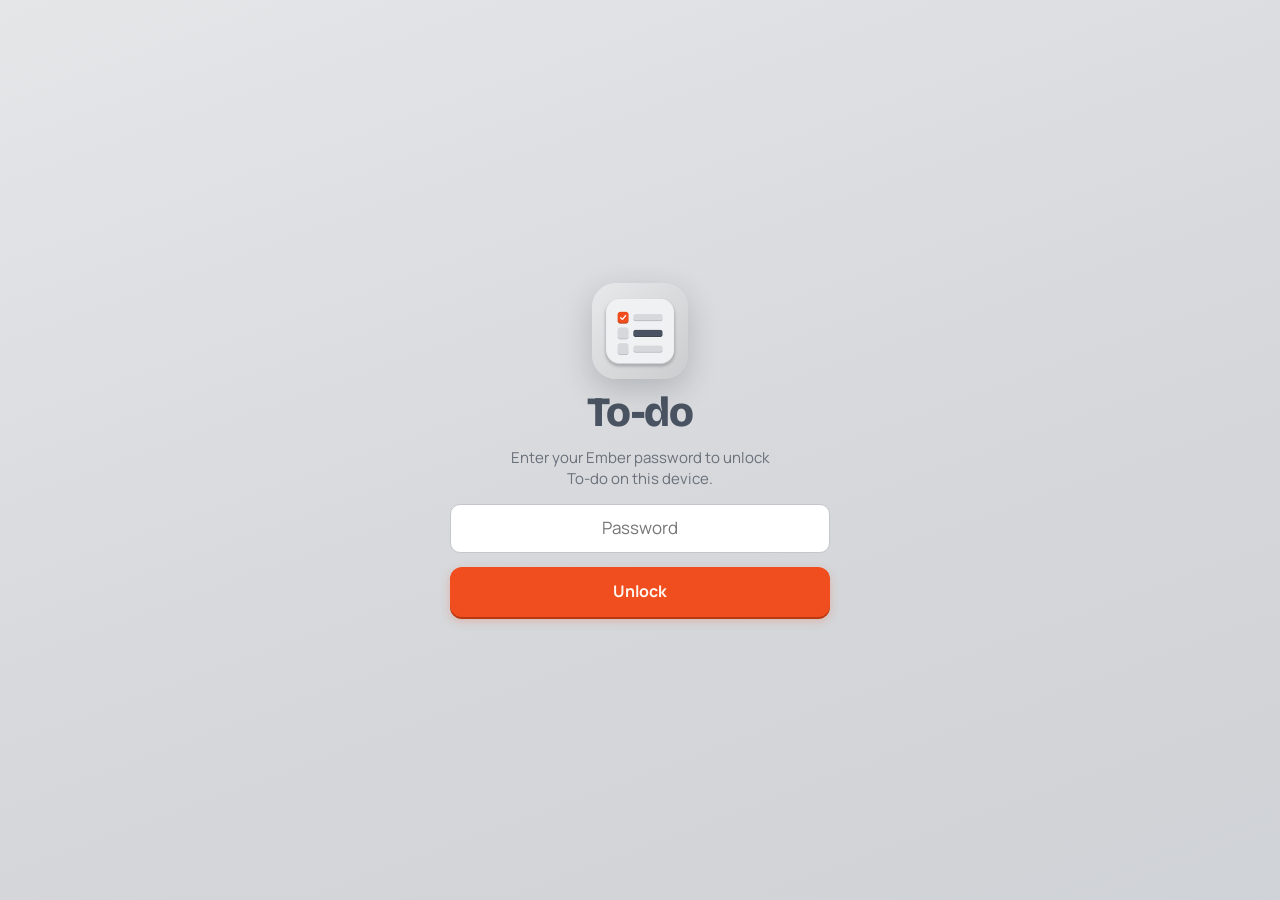
<file: todo/index.html>
<!doctype html>
<html lang="en-AU">
<head>
<meta charset="utf-8">
<meta name="viewport" content="width=device-width,initial-scale=1,viewport-fit=cover">
<title>Ember To-do</title>
<meta name="theme-color" content="#d6d8db">
<meta name="apple-mobile-web-app-capable" content="yes">
<meta name="mobile-web-app-capable" content="yes">
<meta name="apple-mobile-web-app-status-bar-style" content="default">
<meta name="apple-mobile-web-app-title" content="To-do">
<link rel="manifest" href="manifest.webmanifest">
<link rel="apple-touch-icon" href="icons/icon-180.png">
<link rel="icon" type="image/png" href="icons/icon-192.png">
<link rel="preconnect" href="https://fonts.googleapis.com">
<link rel="stylesheet" href="https://fonts.googleapis.com/css2?family=Bricolage+Grotesque:opsz,wght@12..96,500;12..96,700;12..96,800&family=Manrope:wght@400;500;600;700&family=JetBrains+Mono:wght@400;500&display=swap">
<link rel="stylesheet" href="../shared/ember.css">
<script src="../config.js"></script>
<script src="../shared/ember.js"></script>
<style>
/* To-do: view tabs as a row of keys, quick-add on a plate, each task a row with a keycap checkbox that presses down orange. */
.main{display:grid;grid-template-columns:minmax(0,1fr);gap:14px;max-width:760px;width:100%}
.tabs{display:grid;grid-template-columns:repeat(4,minmax(0,1fr));gap:7px}
.tab{border:0;border-radius:12px;background:var(--surface);height:58px;box-shadow:var(--key-shadow);display:flex;flex-direction:column;align-items:center;justify-content:center;gap:1px;font-weight:700;font-size:14px;transition:background .15s,color .15s,transform .08s}
.tab small{font-family:var(--f-mono);font-size:11px;font-weight:500;color:var(--muted);font-variant-numeric:tabular-nums}
.tab[aria-selected="true"]{background:var(--slate);color:var(--on-slate)}
.tab[aria-selected="true"] small{color:#b9c0c9}
.tab.alert small{color:var(--accent);font-weight:700}
.tab:active{transform:translateY(2px);box-shadow:none}
@media (max-width:420px){.tab{height:52px;font-size:13px}}

.quick{display:flex;gap:8px;align-items:center}
.quick input{flex:1;min-width:0;height:46px;border:0;border-radius:11px;background:var(--surface);padding:0 14px;font-size:16px;box-shadow:inset 0 1px 2px rgba(44,50,60,.12);outline:none}
.quick input:focus{box-shadow:inset 0 0 0 2px var(--accent)}
.quick .btn{height:46px}
.qwhen{display:flex;gap:6px;margin-top:8px;flex-wrap:wrap}
.qwhen button{border:0;border-radius:999px;background:var(--surface);padding:6px 12px;font-size:13px;font-weight:700;box-shadow:0 2px 0 rgba(44,50,60,.16);transition:background .15s,color .15s}
.qwhen button[aria-pressed="true"]{background:var(--accent);color:var(--on-accent);box-shadow:0 2px 0 #b8380f}
.qwhen button:active{transform:translateY(2px);box-shadow:none}

.groups{display:flex;flex-direction:column;gap:16px}
.group h2{font-family:var(--f-mono);font-size:11px;letter-spacing:.14em;text-transform:uppercase;color:var(--muted);margin:0 2px 8px;font-weight:500;display:flex;justify-content:space-between;align-items:center}
.group h2.late{color:var(--accent)}
.rows{display:flex;flex-direction:column;gap:8px}
.task{display:grid;grid-template-columns:48px minmax(0,1fr);gap:12px;align-items:center;background:var(--surface);border-radius:14px;padding:10px 12px 10px 10px;box-shadow:var(--key-shadow),inset 4px 0 0 var(--c);animation:slideIn .4s cubic-bezier(.2,1.2,.4,1) both;animation-delay:calc(var(--i) * 40ms)}
.rows.quiet .task{animation:none}
.check{width:44px;height:44px;border:0;border-radius:11px;background:var(--surface-2);box-shadow:0 3px 0 rgba(44,50,60,.22),inset 0 0 0 1.5px rgba(44,50,60,.08);display:grid;place-items:center;color:transparent;transition:background .18s,box-shadow .1s,transform .1s}
.check svg{width:24px;height:24px;stroke-dasharray:24;stroke-dashoffset:24;transition:stroke-dashoffset .35s ease .05s}
.check:active{transform:translateY(3px);box-shadow:0 0 0 rgba(0,0,0,0)}
@media (hover:hover){.check:hover{background:#dde0e3}.check:hover svg{color:var(--faint);stroke-dashoffset:0}}
.task.done .check{background:var(--accent);color:var(--on-accent);box-shadow:0 3px 0 #b8380f;animation:keyTap .35s cubic-bezier(.3,1.6,.5,1)}
.task.done .check svg{stroke-dashoffset:0;color:var(--on-accent)}
.tbody{min-width:0;text-align:left;border:0;background:none;padding:2px 0;display:flex;flex-direction:column;gap:3px}
.tbody b{font-weight:700;font-size:15.5px;overflow-wrap:anywhere;transition:color .3s}
.task.done .tbody b{color:var(--muted);text-decoration:line-through;text-decoration-color:var(--accent);text-decoration-thickness:2px}
.tmeta{display:flex;gap:6px 10px;flex-wrap:wrap;align-items:center;font-family:var(--f-mono);font-size:11px;color:var(--muted);letter-spacing:.03em}
.tmeta span{display:inline-flex;align-items:center;gap:4px}
.tmeta svg{width:12px;height:12px}
.tmeta .late{color:var(--accent);font-weight:500}
.tmeta .flag{color:var(--accent)}
.tnote{font-size:13px;color:var(--muted);white-space:nowrap;overflow:hidden;text-overflow:ellipsis}
.task.leaving{animation:leave .45s cubic-bezier(.4,0,.2,1) forwards}
@keyframes leave{to{opacity:0;transform:translateX(30px) scale(.97);height:0;padding-top:0;padding-bottom:0;margin-top:-8px}}
.clearbar{display:flex;justify-content:flex-end}
@media (max-width:640px){.nav .btn.primary{display:none}}
@media (min-width:641px){.fab{display:none}}

/* editor */
.ed-title{border:0;background:none;font-family:var(--f-display);font-weight:800;font-size:1.5rem;letter-spacing:-.02em;color:var(--slate);padding:2px 0;outline:none;width:100%}
.ed-title::placeholder{color:var(--faint)}
</style>
</head>
<body>
<div class="e-app">
  <header class="e-top">
    <div class="e-title">
      <div class="eyebrow"><span id="sync" class="sync"><i></i><span id="syncTxt">Connecting…</span></span></div>
      <h1 id="title">To-do</h1>
    </div>
    <nav class="nav">
      <button class="btn primary spin" id="newBtn" type="button"></button>
      <button class="btn icon gear" id="setBtn" type="button" aria-label="Settings"></button>
    </nav>
  </header>

  <div class="main">
    <div class="tabs" role="tablist" aria-label="Views" id="tabs"></div>

    <form class="plate" id="quickForm" autocomplete="off">
      <div class="quick">
        <input id="quick" placeholder="Add a task" maxlength="200" aria-label="New task">
        <button class="btn primary icon spin" type="submit" id="quickGo" aria-label="Add task"></button>
      </div>
      <div class="qwhen" id="qwhen" role="group" aria-label="When"></div>
    </form>

    <div class="groups" id="groups"></div>
    <div class="empty" id="empty" hidden></div>
    <div class="clearbar" id="clearbar" hidden><button type="button" class="btn del" id="clearDone">Clear completed</button></div>
  </div>
</div>

<button class="btn primary fab spin" id="fab" type="button" aria-label="New task"></button>
<div id="alarms"></div>

<div class="scrim" id="edScrim" hidden>
  <form class="sheet" id="ed" role="dialog" aria-modal="true" aria-labelledby="edH" autocomplete="off">
    <h2 id="edH" class="lbl" style="font-family:var(--f-mono);font-size:11px;color:var(--muted);letter-spacing:.12em;text-transform:uppercase">New task</h2>
    <input class="ed-title" id="edTitle" placeholder="What needs doing?" maxlength="200" aria-label="Task">
    <div class="field"><span class="lbl">Due</span><div id="edDue"></div></div>
    <div class="collapse" id="timeWrap"><div><div class="row">
      <div class="field"><label for="edTime">Time</label><input class="in" type="time" id="edTime"></div>
      <div class="field"><span class="lbl">&nbsp;</span><button type="button" class="btn" id="edNoTime">No time</button></div>
    </div></div></div>
    <div class="field"><span class="lbl">Remind me</span><div class="keys" id="edRemind" role="radiogroup" aria-label="Reminder"></div><div class="hint" id="remHint"></div></div>
    <button type="button" class="switchrow" id="edFlag" role="switch" aria-checked="false"><span class="sw-txt"><b>Important</b><small>Floats to the top of its day</small></span><span class="switch"><span class="knob"></span></span></button>
    <div class="field"><span class="lbl">Colour</span><div class="swatches" id="edSw"></div></div>
    <div class="field"><label for="edNotes">Notes</label><textarea class="in" id="edNotes" maxlength="2000" placeholder="Optional"></textarea></div>
    <div class="err" id="edErr" hidden></div>
    <div class="actions">
      <button type="button" class="btn del" id="edDel" hidden>Delete</button>
      <div class="r"><button type="button" class="btn" id="edCancel">Cancel</button><button type="submit" class="btn primary">Save</button></div>
    </div>
  </form>
</div>

<script>
(function(){
const E=Ember,{$,pad,key,parse,today,fmt12,dmy,DOWS,MONTHS,LS}=E.util,I=E.ICONS,TAGS=E.TAGS;
$("newBtn").innerHTML=I.plus+"New task";$("fab").innerHTML=I.plus;$("setBtn").innerHTML=I.gear;$("quickGo").innerHTML=I.plus;

let tasks={},view=LS.get("ember-todo-view","today"),firstPaint=true,lastSig="",quickWhen="today";
const T=()=>key(today()),TM=()=>{const d=today();d.setDate(d.getDate()+1);return key(d)};

/* ---------- tabs + quick add ---------- */
const VIEWS=[["today","Today"],["upcoming","Upcoming"],["someday","Someday"],["done","Done"]];
VIEWS.forEach(([v,l])=>{const b=document.createElement("button");b.type="button";b.className="tab";b.setAttribute("role","tab");b.dataset.v=v;b.innerHTML=l+"<small>0</small>";
  b.addEventListener("click",()=>{view=v;LS.set("ember-todo-view",v);quickWhen=v==="upcoming"?"tomorrow":v==="someday"?"someday":"today";paintWhen();render(true)});$("tabs").appendChild(b)});
const WHEN=[["today","Today"],["tomorrow","Tomorrow"],["someday","No date"]];
WHEN.forEach(([w,l])=>{const b=document.createElement("button");b.type="button";b.dataset.w=w;b.textContent=l;b.addEventListener("click",()=>{quickWhen=w;paintWhen()});$("qwhen").appendChild(b)});
function paintWhen(){$("qwhen").querySelectorAll("button").forEach(b=>b.setAttribute("aria-pressed",b.dataset.w===quickWhen))}
quickWhen=view==="upcoming"?"tomorrow":view==="someday"?"someday":"today";paintWhen();
$("quickForm").addEventListener("submit",async e=>{
  e.preventDefault();const title=$("quick").value.trim();if(!title)return;
  const due=quickWhen==="today"?T():quickWhen==="tomorrow"?TM():"";
  $("quick").value="";
  const id=E.newId();
  try{await E.save("tasks",id,{title,notes:"",due,time:"",remind:0,done:false,doneAt:0,flag:false,tag:"ember",created:Date.now()})}catch(err){$("quick").value=title}
});

/* ---------- grouping ---------- */
function bucket(t){if(t.done)return"done";if(!t.due)return"someday";if(t.due<=T())return"today";return"upcoming"}
function sortTasks(a,b){return(a[1].due||"9").localeCompare(b[1].due||"9")||(b[1].flag-a[1].flag)||(a[1].time||"99").localeCompare(b[1].time||"99")||(a[1].created-b[1].created)}
function dayLabel(k){
  if(k===T())return"Today";if(k===TM())return"Tomorrow";
  const d=parse(k);const diff=Math.round((d-today())/864e5);
  return(diff<7?DOWS[d.getDay()]+" ":DOWS[d.getDay()].slice(0,3)+" ")+dmy(k);
}
function groupsFor(v){
  const list=Object.entries(tasks).filter(([,t])=>bucket(t)===v);
  if(v==="done")return list.length?[{h:"Completed",rows:list.sort((a,b)=>b[1].doneAt-a[1].doneAt)}]:[];
  list.sort(sortTasks);
  if(v==="today"){const late=list.filter(([,t])=>t.due<T()),now=list.filter(([,t])=>t.due===T());const g=[];if(late.length)g.push({h:"Overdue",late:true,rows:late});if(now.length)g.push({h:"Today",rows:now});return g}
  if(v==="someday")return list.length?[{h:"No date",rows:list}]:[];
  const by={};list.forEach(r=>{(by[r[1].due]=by[r[1].due]||[]).push(r)});
  return Object.keys(by).sort().map(k=>({h:dayLabel(k),rows:by[k]}));
}

/* ---------- render ---------- */
function row(id,t,i){
  const el=document.createElement("div");el.className="task"+(t.done?" done":"");el.style.setProperty("--c",TAGS[t.tag]||TAGS.ember);el.style.setProperty("--i",Math.min(i,12));el.dataset.id=id;
  const c=document.createElement("button");c.type="button";c.className="check";c.innerHTML=I.check;c.setAttribute("aria-label",(t.done?"Mark not done: ":"Mark done: ")+t.title);c.setAttribute("aria-pressed",t.done);
  c.addEventListener("click",()=>toggle(id,el,c));
  const b=document.createElement("button");b.type="button";b.className="tbody";
  const ti=document.createElement("b");ti.textContent=t.title;b.appendChild(ti);
  const meta=document.createElement("div");meta.className="tmeta";
  if(t.flag)meta.insertAdjacentHTML("beforeend",'<span class="flag">'+I.flag+"Important</span>");
  if(t.due&&!t.done){const s=document.createElement("span");const late=t.due<T();if(late)s.className="late";
    s.textContent=(late?"Overdue · "+dmy(t.due).slice(0,5):view==="today"||view==="upcoming"?"":dayLabel(t.due))+(t.time?(late||view==="someday"?" · ":"")+fmt12(t.time):"");if(s.textContent)meta.appendChild(s)}
  if(t.remind&&t.time&&!t.done)meta.insertAdjacentHTML("beforeend","<span>"+I.bell+t.remind+" min</span>");
  if(t.done&&t.doneAt){const d=new Date(t.doneAt);const s=document.createElement("span");s.textContent="Done "+(key(d)===T()?"today":dmy(key(d)));meta.appendChild(s)}
  if(meta.children.length)b.appendChild(meta);
  if(t.notes){const n=document.createElement("div");n.className="tnote";n.textContent=t.notes;b.appendChild(n)}
  b.addEventListener("click",()=>openTask(id));
  el.append(c,b);return el;
}
function render(animate){
  const counts={};VIEWS.forEach(([v])=>counts[v]=0);Object.values(tasks).forEach(t=>counts[bucket(t)]++);
  const late=Object.values(tasks).some(t=>!t.done&&t.due&&t.due<T());
  $("tabs").querySelectorAll(".tab").forEach(b=>{b.setAttribute("aria-selected",b.dataset.v===view);b.querySelector("small").textContent=counts[b.dataset.v];b.classList.toggle("alert",b.dataset.v==="today"&&late)});
  const groups=groupsFor(view);
  const sig=JSON.stringify([view,T(),groups.map(g=>[g.h,g.rows.map(([id,t])=>id+t.updated+t.done)])]);
  const anim=animate||firstPaint;if(sig===lastSig&&!anim)return;lastSig=sig;firstPaint=false;
  const box=$("groups");box.textContent="";let i=0;
  groups.forEach(g=>{const s=document.createElement("section");s.className="group";const h=document.createElement("h2");if(g.late)h.className="late";h.innerHTML="<span></span><span></span>";h.firstChild.textContent=g.h;h.lastChild.textContent=g.rows.length;
    const rows=document.createElement("div");rows.className="rows"+(anim?"":" quiet");g.rows.forEach(([id,t])=>rows.appendChild(row(id,t,i++)));s.append(h,rows);box.appendChild(s)});
  const em=$("empty");em.hidden=!!groups.length;
  const msgs={today:["Nothing due today","Add something above, or enjoy the free time."],upcoming:["Nothing coming up","Tasks with a future date show here."],someday:["No undated tasks","Ideas and one-day jobs live here."],done:["Nothing ticked off yet","Finished tasks land here."]};
  if(!groups.length)em.innerHTML="<b>"+msgs[view][0]+"</b>"+msgs[view][1];
  $("clearbar").hidden=view!=="done"||!counts.done;const cb=$("clearDone");cb.classList.remove("armed");cb.textContent="Clear completed";
  setTitle(counts.today+counts.upcoming+counts.someday);
}
let shown=-1;function setTitle(n){if(n===shown)return;shown=n;E.rollTitle($("title"),"To-do",n?String(n):"")}

/* ---------- tick ---------- */
async function toggle(id,el,c){
  const t=tasks[id];if(!t)return;
  const done=!t.done;
  el.classList.toggle("done",done);c.setAttribute("aria-pressed",done);
  if(done)E.burst(c,14);
  const item=Object.assign({},t,{done,doneAt:done?Date.now():0});
  setTimeout(async()=>{
    if(view!=="done"||!done){el.classList.add("leaving")}
    setTimeout(async()=>{try{await E.save("tasks",id,item);if(done)E.toast("Nice, done.")}catch(e){render(true)}},view==="done"&&done?0:380);
  },done?520:120);
}
$("clearDone").addEventListener("click",async()=>{
  const b=$("clearDone");if(!b.classList.contains("armed")){b.classList.add("armed");b.textContent="Tap again to clear";return}
  const ids=Object.keys(tasks).filter(id=>tasks[id].done);
  for(const id of ids){try{await E.remove("tasks",id)}catch(e){break}}
  E.toast("Cleared "+ids.length+(ids.length===1?" task":" tasks"));
});

/* ---------- editor ---------- */
let edId=null,edTag="ember",edFlag=false,remind=0;
const ed=E.sheet($("edScrim"),$("ed"),{focus:$("edTitle")});
const due=E.datePicker($("edDue"),{allowNone:true,noneLabel:"No date",onChange:syncTime});
ed.onEscape=()=>{if(due.isOpen){due.close();return false}};
Object.keys(TAGS).forEach(k=>{const b=document.createElement("button");b.type="button";b.className="sw";b.dataset.k=k;b.style.setProperty("--c",TAGS[k]);b.setAttribute("aria-label",k+" colour");b.addEventListener("click",()=>{edTag=k;paintSw()});$("edSw").appendChild(b)});
function paintSw(){$("edSw").querySelectorAll(".sw").forEach(b=>b.setAttribute("aria-pressed",b.dataset.k===edTag))}
[0,5,10,15,20,30].forEach(m=>{const b=document.createElement("button");b.type="button";b.setAttribute("role","radio");b.dataset.m=m;b.innerHTML=m?m+"<small>min</small>":"Off";b.setAttribute("aria-label",m?m+" minutes before":"No reminder");b.addEventListener("click",()=>{remind=m;syncRemind()});$("edRemind").appendChild(b)});
function syncTime(){$("timeWrap").classList.toggle("open",!!due.value);if(!due.value)$("edTime").value="";syncRemind()}
function syncRemind(){
  const noTime=!due.value||!$("edTime").value;if(noTime)remind=0;
  $("edRemind").querySelectorAll("button").forEach(b=>{const m=Number(b.dataset.m);b.setAttribute("aria-checked",m===remind);b.disabled=noTime&&m!==0});
  $("remHint").textContent=!due.value?"Give it a due date and time to set a reminder.":!$("edTime").value?"Add a time to set a reminder.":remind?"You'll get a notification "+remind+" minutes before.":"No reminder.";
}
$("edTime").addEventListener("input",syncRemind);
$("edNoTime").addEventListener("click",()=>{$("edTime").value="";syncRemind()});
$("edFlag").addEventListener("click",()=>{edFlag=!edFlag;$("edFlag").setAttribute("aria-checked",edFlag)});
function openTask(id){
  const t=id?tasks[id]:null;edId=id||null;
  $("edH").textContent=t?"Edit task":"New task";
  $("edTitle").value=t?t.title:"";$("edNotes").value=t?t.notes:"";
  due.close();due.set(t?t.due:(view==="today"?T():view==="upcoming"?TM():""));
  $("edTime").value=t?t.time:"";remind=t?t.remind:0;$("timeWrap").classList.toggle("open",!!due.value);syncRemind();
  edFlag=t?t.flag:false;$("edFlag").setAttribute("aria-checked",edFlag);edTag=t?t.tag:"ember";paintSw();
  const d=$("edDel");d.hidden=!t;d.classList.remove("armed");d.textContent="Delete";$("edErr").hidden=true;
  ed.open();
}
$("edCancel").addEventListener("click",()=>ed.close());
$("ed").addEventListener("submit",async e=>{
  e.preventDefault();const title=$("edTitle").value.trim();
  if(!title){const er=$("edErr");er.textContent="Give the task a name.";er.hidden=true;void er.offsetWidth;er.hidden=false;return}
  const prev=edId?tasks[edId]:null,id=edId||E.newId();
  const item={title,notes:$("edNotes").value.trim(),due:due.value,time:due.value?$("edTime").value:"",remind:due.value&&$("edTime").value?remind:0,flag:edFlag,tag:edTag,
    done:prev?prev.done:false,doneAt:prev?prev.doneAt:0,created:prev?prev.created:Date.now(),updated:Date.now()};
  ed.close();
  const nb=bucket(item);if(nb!==view&&!prev){view=nb;LS.set("ember-todo-view",nb)}
  try{await E.save("tasks",id,item);E.toast(prev?"Saved":"Task added")}catch(err){}
});
$("edDel").addEventListener("click",async()=>{
  const d=$("edDel");if(!d.classList.contains("armed")){d.classList.add("armed");d.textContent="Tap again to delete";return}
  const id=edId;ed.close();try{await E.remove("tasks",id);E.toast("Task deleted")}catch(e){}
});

/* ---------- in-app reminders when notifications are off ---------- */
let fired=LS.get("ember-todo-fired",{});
function checkReminders(){
  if(E.pushOn)return;const now=Date.now();
  Object.entries(tasks).forEach(([id,t])=>{if(t.done||!t.due||!t.time||!t.remind)return;
    const[h,m]=t.time.split(":").map(Number);const at=parse(t.due);at.setHours(h,m,0,0);
    const fk=id+"@"+t.due+"@"+t.time+"@"+t.remind;
    if(now>=at-t.remind*60000&&now<at.getTime()+5*60000&&!fired[fk]){fired[fk]=1;LS.set("ember-todo-fired",fired);
      const mins=Math.max(0,Math.round((at-now)/60000));const a=document.createElement("div");a.className="alarm";a.setAttribute("role","alert");
      a.innerHTML='<span class="bell">'+I.bell+'</span><div class="txt"><b></b><small></small></div><button type="button">Got it</button>';
      a.querySelector("b").textContent=t.title;a.querySelector("small").textContent=(mins?"Due in "+mins+" min":"Due now")+" · "+fmt12(t.time);
      a.querySelector("button").onclick=()=>a.remove();$("alarms").appendChild(a)}});
}
setInterval(checkReminders,15000);

/* ---------- wiring ---------- */
$("newBtn").addEventListener("click",()=>openTask(null));$("fab").addEventListener("click",()=>openTask(null));
$("setBtn").addEventListener("click",E.openSettings);
document.addEventListener("keydown",e=>{if(ed.isOpen||/INPUT|TEXTAREA/.test(document.activeElement.tagName)||e.metaKey||e.ctrlKey)return;
  if(e.key==="n"){e.preventDefault();openTask(null)}else if(e.key==="/"){e.preventDefault();$("quick").focus()}
  else{const i=["1","2","3","4"].indexOf(e.key);if(i>-1)$("tabs").children[i].click()}});
let lastDay=T();setInterval(()=>{if(T()!==lastDay){lastDay=T();render(true)}},60000);

E.start({id:"todo",name:"To-do",collections:["tasks"],push:true,pushHint:"Turn these on to get task reminders as real notifications, even when the app is closed.",
  onData(c,items,why){tasks=items;render(why==="sync"&&firstPaint);checkReminders()},
  onOpenItem:id=>{if(tasks[id])openTask(id)}
});
const open=new URLSearchParams(location.search).get("open");if(open&&tasks[open])openTask(open);
})();
</script>
</body>
</html>
</file>
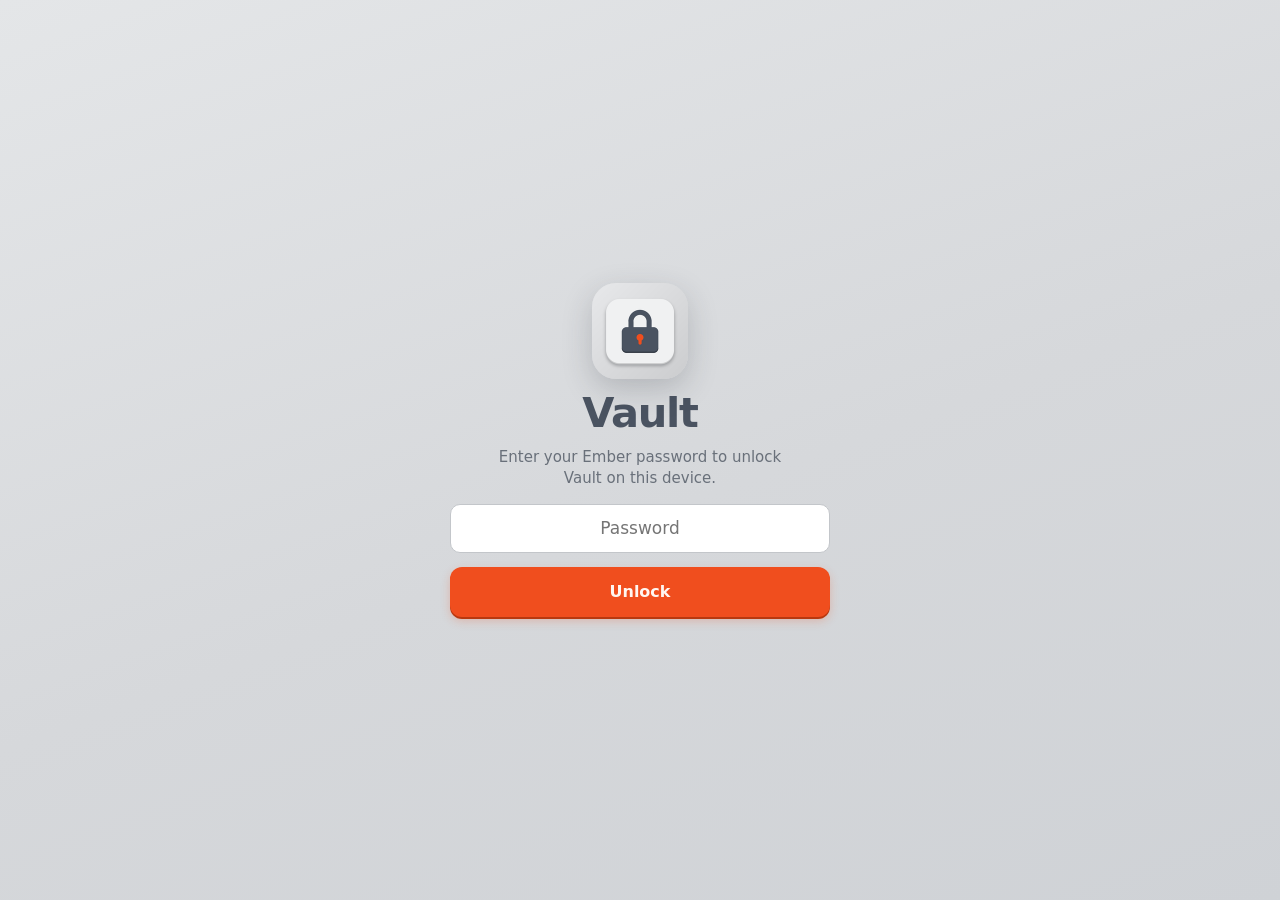
<file: vault/index.html>
<!doctype html>
<html lang="en-AU">
<head>
<meta charset="utf-8">
<meta name="viewport" content="width=device-width,initial-scale=1,viewport-fit=cover">
<meta http-equiv="Content-Security-Policy" content="default-src 'none'; script-src 'self'; style-src 'self' 'unsafe-inline' https://fonts.googleapis.com; font-src https://fonts.gstatic.com; img-src 'self' data:; connect-src 'self' https://ember-calendar.efn-calendar.workers.dev; manifest-src 'self'; worker-src 'self'; base-uri 'none'; form-action 'none'">
<meta name="referrer" content="no-referrer">
<title>Ember Vault</title>
<meta name="theme-color" content="#d6d8db">
<meta name="apple-mobile-web-app-capable" content="yes">
<meta name="mobile-web-app-capable" content="yes">
<meta name="apple-mobile-web-app-status-bar-style" content="default">
<meta name="apple-mobile-web-app-title" content="Vault">
<link rel="manifest" href="manifest.webmanifest">
<link rel="apple-touch-icon" href="icons/icon-180.png">
<link rel="icon" type="image/png" href="icons/icon-192.png">
<link rel="preconnect" href="https://fonts.googleapis.com">
<link rel="stylesheet" href="https://fonts.googleapis.com/css2?family=Bricolage+Grotesque:opsz,wght@12..96,500;12..96,700;12..96,800&family=Manrope:wght@400;500;600;700&family=JetBrains+Mono:wght@400;500&display=swap">
<link rel="stylesheet" href="../shared/ember.css">
<link rel="stylesheet" href="vault.css">
<script src="../config.js"></script>
<script src="../shared/ember.js"></script>
</head>
<body>
<!-- Lock screen: shown whenever the vault is locked. -->
<div class="lock" id="lock">
  <form class="lock-card" id="lockForm" autocomplete="off">
    <div class="lock-key" id="lockKey" aria-hidden="true"></div>
    <h1>Vault</h1>
    <p id="lockMsg">Loading your vault…</p>
    <div class="lock-fields" id="lockFields" hidden>
      <input class="in" type="password" id="mp1" autocomplete="off" autocapitalize="off" autocorrect="off" spellcheck="false" aria-label="Master password">
      <div class="meter" id="mpMeter" hidden><div class="bar"><i id="mpBar"></i></div><span id="mpLbl"></span></div>
      <input class="in" type="password" id="mp2" autocomplete="off" autocapitalize="off" autocorrect="off" spellcheck="false" placeholder="Type it again" aria-label="Confirm master password" hidden>
      <label class="ack" id="ackRow" hidden><input type="checkbox" id="ack"> <span>I understand nobody can reset this password. If I forget it, my saved passwords are gone.</span></label>
      <div class="err" id="lockErr" hidden></div>
      <button class="btn primary" type="submit" id="lockGo">Unlock</button>
    </div>
    <button type="button" class="linkbtn" id="forgot" hidden>Forgot your master password?</button>
  </form>
</div>

<div class="e-app" id="app" hidden>
  <header class="e-top">
    <div class="e-title">
      <div class="eyebrow"><span id="sync" class="sync"><i></i><span id="syncTxt">Connecting…</span></span><span id="lockIn"></span></div>
      <h1 id="title">Vault</h1>
    </div>
    <nav class="nav">
      <button class="btn primary spin hide-sm" id="newBtn" type="button"></button>
      <button class="btn icon dark" id="lockBtn" type="button" aria-label="Lock vault"></button>
      <button class="btn icon gear" id="vsetBtn" type="button" aria-label="Vault settings"></button>
    </nav>
  </header>

  <div class="main">
    <div class="issues" id="issues" hidden></div>
    <div class="tools">
      <label class="search"><span id="sIcon"></span><input id="q" type="search" placeholder="Search" aria-label="Search passwords" autocomplete="off" autocapitalize="off" spellcheck="false"><button type="button" id="qClear" aria-label="Clear search" hidden></button></label>
      <div class="filters" id="filters" role="group" aria-label="Filter"></div>
    </div>
    <div class="plate"><div class="rows" id="rows"></div></div>
    <div class="empty" id="empty" hidden></div>
    <p class="foot">Encrypted on this device with your master password. Your server only stores scrambled data it can't read.</p>
  </div>
</div>

<button class="btn primary fab spin" id="fab" type="button" aria-label="New password" hidden></button>

<!-- Detail -->
<div class="scrim" id="dtScrim" hidden><div class="sheet" id="dtSheet" role="dialog" aria-modal="true" aria-labelledby="dtTitle">
  <div class="dt-head"><span class="mono-key" id="dtKey"></span><div><h2 id="dtTitle"></h2><a id="dtUrl" target="_blank" rel="noopener noreferrer"></a></div></div>
  <div class="field-row"><div><span class="lbl">Username</span><div class="val" id="dtUser"></div></div><button type="button" class="btn" id="dtCopyUser">Copy</button></div>
  <div class="field-row"><div><span class="lbl">Password</span><div class="val pw" id="dtPw"></div></div><div class="pair"><button type="button" class="btn icon" id="dtShow" aria-label="Show password"></button><button type="button" class="btn primary" id="dtCopyPw">Copy</button></div></div>
  <div class="meter" id="dtMeter"><div class="bar"><i id="dtBar"></i></div><span id="dtLbl"></span></div>
  <div class="warn" id="dtWarn" hidden></div>
  <div class="notes" id="dtNotes" hidden></div>
  <div class="hint" id="dtMeta"></div>
  <div class="actions"><button type="button" class="btn del" id="dtDel">Delete</button><div class="r"><button type="button" class="btn" id="dtEdit">Edit</button><button type="button" class="btn dark" id="dtClose">Done</button></div></div>
</div></div>

<!-- Editor -->
<div class="scrim" id="edScrim" hidden><form class="sheet" id="edSheet" role="dialog" aria-modal="true" aria-labelledby="edH" autocomplete="off">
  <h2 id="edH">New password</h2>
  <div class="field"><label for="edTitle">Name</label><input class="in" id="edTitle" maxlength="80" placeholder="Netflix, Uni portal, Bank…"></div>
  <div class="field"><label for="edUrl">Website</label><input class="in" id="edUrl" maxlength="300" inputmode="url" autocapitalize="off" autocorrect="off" spellcheck="false" placeholder="netflix.com"></div>
  <div class="field"><label for="edUser">Username or email</label><input class="in" id="edUser" maxlength="200" autocapitalize="off" autocorrect="off" spellcheck="false"></div>
  <div class="field"><label for="edPw">Password</label>
    <div class="pwrow"><input class="in mono" id="edPw" type="password" maxlength="500" autocapitalize="off" autocorrect="off" spellcheck="false"><button type="button" class="btn icon" id="edShow" aria-label="Show password"></button><button type="button" class="btn dark" id="edGenBtn" aria-expanded="false">Generate</button></div>
    <div class="meter" id="edMeter"><div class="bar"><i id="edBar"></i></div><span id="edLbl"></span></div>
    <div class="collapse" id="genWrap"><div><div class="gen">
      <div class="gen-out mono" id="genOut"></div>
      <div class="gen-len"><label for="genLen">Length</label><input type="range" id="genLen" min="8" max="64" value="20"><b id="genLenV">20</b></div>
      <div class="gen-opts" id="genOpts"></div>
      <div class="gen-act"><button type="button" class="btn" id="genAgain">New one</button><button type="button" class="btn primary" id="genUse">Use this</button></div>
    </div></div></div>
  </div>
  <button type="button" class="switchrow" id="edFav" role="switch" aria-checked="false"><span class="sw-txt"><b>Favourite</b><small>Shows at the top</small></span><span class="switch"><span class="knob"></span></span></button>
  <div class="field"><span class="lbl">Colour</span><div class="swatches" id="edSw"></div></div>
  <div class="field"><label for="edNotes">Notes</label><textarea class="in" id="edNotes" maxlength="4000" placeholder="Security questions, PINs, recovery codes"></textarea></div>
  <div class="err" id="edErr" hidden></div>
  <div class="actions"><div class="r"><button type="button" class="btn" id="edCancel">Cancel</button><button type="submit" class="btn primary" id="edSave">Save</button></div></div>
</form></div>

<!-- Vault settings -->
<div class="scrim" id="vsScrim" hidden><div class="sheet" id="vsSheet" role="dialog" aria-modal="true" aria-labelledby="vsH">
  <h2 id="vsH">Vault settings</h2>
  <div class="setcard"><div class="sc-head"><span class="ibox" id="vsLockIco"></span><div><b>Auto-lock</b><small>Locks after this long without use</small></div></div><div class="keys" id="vsLock" role="radiogroup" aria-label="Auto-lock"></div></div>
  <div class="setcard"><div class="sc-head"><span class="ibox" id="vsKeyIco"></span><div><b>Master password</b><small id="vsChanged"></small></div></div>
    <div class="collapse" id="cmWrap"><div><form class="cm" id="cmForm" autocomplete="off">
      <input class="in" type="password" id="cmOld" placeholder="Current master password" aria-label="Current master password" autocomplete="off">
      <input class="in" type="password" id="cmNew" placeholder="New master password" aria-label="New master password" autocomplete="off">
      <div class="meter" id="cmMeter"><div class="bar"><i id="cmBar"></i></div><span id="cmLbl"></span></div>
      <input class="in" type="password" id="cmNew2" placeholder="Type the new one again" aria-label="Confirm new master password" autocomplete="off">
      <div class="err" id="cmErr" hidden></div>
      <button class="btn primary" type="submit" id="cmGo">Change master password</button>
    </form></div></div>
    <div class="sc-actions"><button type="button" class="btn" id="cmToggle">Change it</button></div>
  </div>
  <div class="setcard"><div class="sc-head"><span class="ibox" id="vsGearIco"></span><div><b>Sync and apps</b><small>Server sync, sign out, other Ember apps</small></div></div><div class="sc-actions"><button type="button" class="btn" id="vsEmber">Open Ember settings</button></div></div>
  <div class="actions"><div class="r"><button type="button" class="btn dark" id="vsClose">Done</button></div></div>
</div></div>

<!-- Erase -->
<div class="scrim" id="erScrim" hidden><form class="sheet" id="erSheet" role="dialog" aria-modal="true" aria-labelledby="erH" autocomplete="off">
  <h2 id="erH">Start over?</h2>
  <p class="hint" style="font-size:14px;margin:0">There's no way to reset a master password. That's what keeps your vault private, even from your own server. If you've forgotten it, you can erase the vault and start a new empty one. <b>Every saved password will be deleted.</b></p>
  <div class="field"><label for="erType">Type ERASE to confirm</label><input class="in" id="erType" autocapitalize="characters" autocomplete="off" spellcheck="false"></div>
  <div class="actions"><div class="r"><button type="button" class="btn" id="erCancel">Keep trying</button><button type="submit" class="btn del armed" id="erGo" disabled>Erase vault</button></div></div>
</form></div>

<div class="veil" id="veil" hidden></div>
<script src="vault.js"></script>
</body>
</html>
</file>
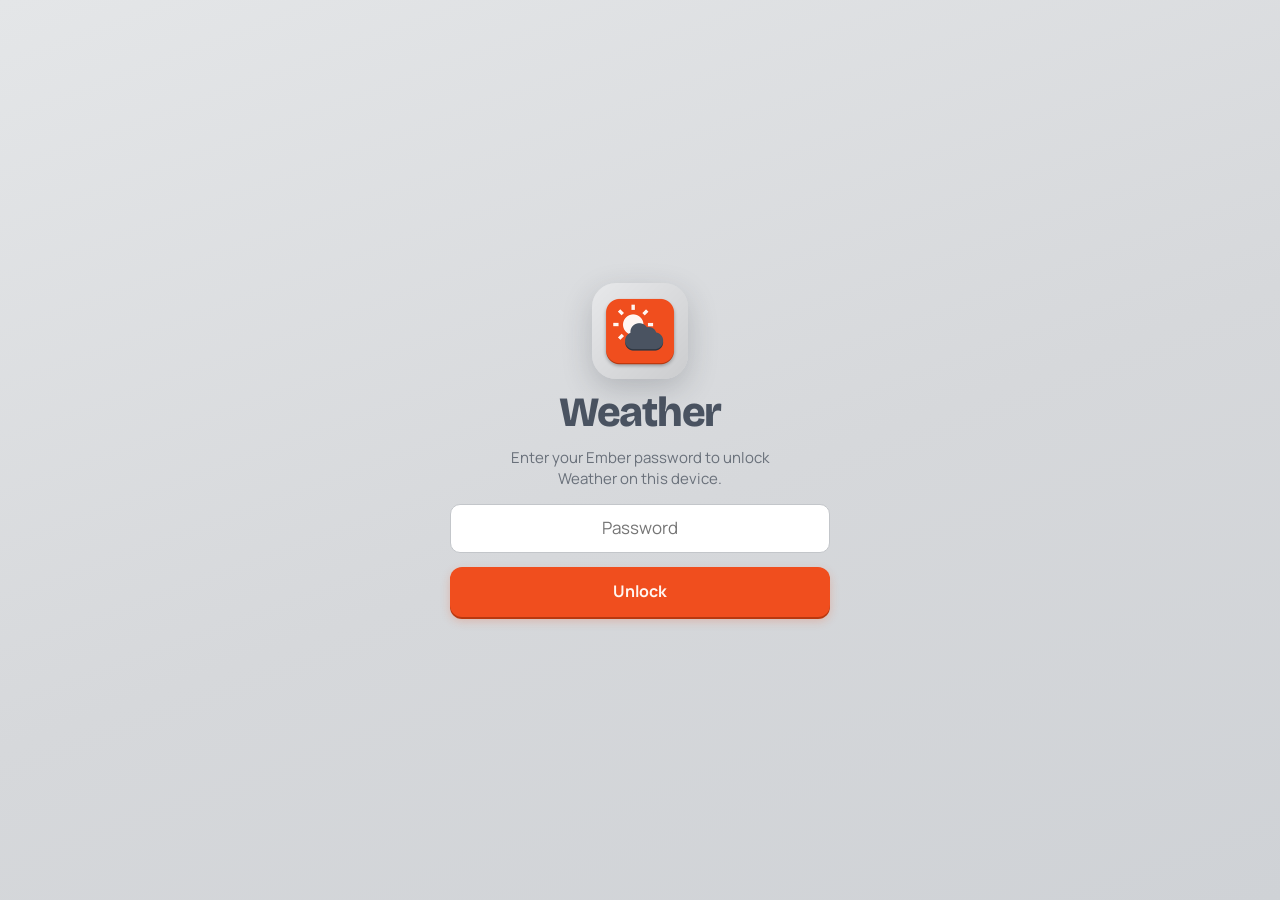
<file: weather/index.html>
<!doctype html>
<html lang="en-AU">
<head>
<meta charset="utf-8">
<meta name="viewport" content="width=device-width,initial-scale=1,viewport-fit=cover">
<title>Ember Weather</title>
<meta name="theme-color" content="#d6d8db">
<meta name="apple-mobile-web-app-capable" content="yes">
<meta name="mobile-web-app-capable" content="yes">
<meta name="apple-mobile-web-app-status-bar-style" content="default">
<meta name="apple-mobile-web-app-title" content="Weather">
<link rel="manifest" href="manifest.webmanifest">
<link rel="apple-touch-icon" href="icons/icon-180.png">
<link rel="icon" type="image/png" href="icons/icon-192.png">
<link rel="preconnect" href="https://fonts.googleapis.com">
<link rel="stylesheet" href="https://fonts.googleapis.com/css2?family=Bricolage+Grotesque:opsz,wght@12..96,500;12..96,700;12..96,800&family=Manrope:wght@400;500;600;700&family=JetBrains+Mono:wght@400;500&display=swap">
<link rel="stylesheet" href="../shared/ember.css">
<script src="../config.js"></script>
<script src="../shared/ember.js"></script>
<style>
/* Weather: the big temperature is the hero; the condition sits on its own big keycap (orange on clear days, slate at night).
   Details are a row of keycaps, hours scroll as a strip of small keys, the week reads as temperature-range bars on a plate. */
.wx-main{display:grid;grid-template-columns:minmax(0,1.1fr) minmax(0,1fr);gap:16px;align-items:start}
@media (max-width:860px){.wx-main{grid-template-columns:minmax(0,1fr)}}
.col{display:flex;flex-direction:column;gap:16px;min-width:0}
.e-title .place-sub{font-family:var(--f-mono);font-size:11px;letter-spacing:.12em;text-transform:uppercase;color:var(--muted)}

/* hero */
.hero{display:grid;grid-template-columns:minmax(0,1fr) auto;gap:16px;align-items:center;padding:22px}
.temp{font-family:var(--f-display);font-weight:800;font-size:clamp(5rem,16vw,8.5rem);line-height:.85;letter-spacing:-.05em;color:var(--slate);font-variant-numeric:tabular-nums;display:flex;align-items:flex-start}
.temp sup{font-size:.42em;font-weight:500;color:var(--accent);margin-top:.12em;letter-spacing:0}
.cond{font-family:var(--f-display);font-weight:700;font-size:1.35rem;color:var(--slate);margin-top:10px}
.hilo{font-family:var(--f-mono);font-size:13px;color:var(--muted);margin-top:4px;font-variant-numeric:tabular-nums}
.hilo b{color:var(--fg);font-weight:500}
.bigkey{width:clamp(120px,30vw,168px);aspect-ratio:1;border-radius:28px;display:grid;place-items:center;background:var(--surface-2);box-shadow:0 6px 0 rgba(44,50,60,.18),0 14px 28px rgba(44,50,60,.16);animation:keyIn .7s cubic-bezier(.2,1.4,.4,1) both;--sun:var(--accent);--cloud:var(--slate);--cloud2:#8b929c;--drop:var(--slate);--moon:var(--slate)}
.bigkey.sunny{background:var(--accent);box-shadow:0 6px 0 #b8380f,0 14px 30px rgba(240,78,30,.35);--sun:#fff6f1;--cloud:#fff6f1;--cloud2:#ffd2bf}
.bigkey.night{background:var(--slate);box-shadow:0 6px 0 #313844,0 14px 28px rgba(44,50,60,.3);--moon:#eef0f2;--cloud:#e6e8eb;--cloud2:#a8b0bb;--drop:#e6e8eb;--sun:#ffb27f}
.bigkey svg{width:72%;height:72%;overflow:visible}
@keyframes keyIn{0%{opacity:0;transform:translateY(-24px) scale(.8) rotate(-6deg)}100%{opacity:1;transform:none}}
@media (max-width:420px){.hero{padding:18px;gap:10px}}

/* detail keys */
.details{display:grid;grid-template-columns:repeat(3,minmax(0,1fr));gap:8px}
.dkey{background:var(--surface);border-radius:13px;padding:11px 12px;box-shadow:var(--key-shadow);display:flex;flex-direction:column;gap:2px;min-width:0;animation:popIn .45s cubic-bezier(.2,1.3,.4,1) both;animation-delay:calc(var(--i) * 45ms + 120ms)}
.dkey .k{font-family:var(--f-mono);font-size:10px;letter-spacing:.12em;text-transform:uppercase;color:var(--muted);display:flex;align-items:center;gap:6px}
.dkey .v{font-family:var(--f-display);font-weight:700;font-size:1.45rem;color:var(--slate);font-variant-numeric:tabular-nums;display:flex;align-items:center;gap:6px;line-height:1.15}
.dkey .s{font-size:12px;color:var(--muted);white-space:nowrap;overflow:hidden;text-overflow:ellipsis}
.dkey.hot{background:var(--slate)}.dkey.hot .v{color:#fff}.dkey.hot .k,.dkey.hot .s{color:#b9c0c9}
.arrow{width:20px;height:20px;transition:transform .8s cubic-bezier(.3,1.4,.5,1);color:var(--accent)}
.uvbar{height:5px;border-radius:3px;background:linear-gradient(90deg,#a7acb3,#ff9452,#f04e1e,#b8380f);position:relative;margin-top:6px}
.uvbar i{position:absolute;top:50%;width:11px;height:11px;border-radius:50%;background:#fff;box-shadow:0 0 0 2px var(--slate);transform:translate(-50%,-50%);left:var(--p)}
@media (min-width:861px){.details{grid-template-columns:repeat(3,minmax(0,1fr))}}

/* hourly */
.sec-h{font-family:var(--f-mono);font-size:11px;letter-spacing:.14em;text-transform:uppercase;color:var(--muted);margin:0 4px 8px;font-weight:500}
.hours{display:flex;gap:7px;overflow-x:auto;scroll-snap-type:x proximity;padding:2px 2px 8px;-webkit-overflow-scrolling:touch;scrollbar-width:thin}
.hr{flex:none;width:62px;scroll-snap-align:start;background:var(--surface);border-radius:12px;box-shadow:var(--key-shadow);display:flex;flex-direction:column;align-items:center;gap:4px;padding:9px 4px 8px;animation:popIn .4s cubic-bezier(.2,1.3,.4,1) both;animation-delay:calc(var(--i) * 25ms + 200ms);--sun:var(--accent);--cloud:var(--slate);--cloud2:#8b929c;--drop:var(--slate);--moon:var(--slate)}
.hr .t{font-family:var(--f-mono);font-size:11px;color:var(--muted)}
.hr svg{width:30px;height:30px;overflow:visible}
.hr .tp{font-weight:700;font-size:15px;font-variant-numeric:tabular-nums}
.hr .rp{font-family:var(--f-mono);font-size:10px;color:var(--slate);min-height:12px}
.hr.now{background:var(--accent);box-shadow:0 2px 0 #b8380f;--sun:#fff6f1;--cloud:#fff6f1;--cloud2:#ffd2bf;--drop:#fff6f1;--moon:#fff6f1}
.hr.now .t,.hr.now .tp,.hr.now .rp{color:var(--on-accent)}
.hr.night:not(.now){background:var(--slate);--moon:#eef0f2;--cloud:#e6e8eb;--cloud2:#a8b0bb;--drop:#e6e8eb;--sun:#ffb27f}
.hr.night:not(.now) .t{color:#aab1bb}.hr.night:not(.now) .tp{color:#fff}.hr.night:not(.now) .rp{color:#cfd5dc}

/* daily */
.days{display:flex;flex-direction:column;gap:6px}
.day{display:grid;grid-template-columns:76px 34px 40px 34px minmax(60px,1fr) 34px;align-items:center;gap:8px;background:var(--surface);border-radius:12px;padding:9px 12px;box-shadow:var(--key-shadow);animation:slideIn .45s cubic-bezier(.2,1.2,.4,1) both;animation-delay:calc(var(--i) * 50ms + 150ms);--sun:var(--accent);--cloud:var(--slate);--cloud2:#8b929c;--drop:var(--slate);--moon:var(--slate)}
.day .dn{font-weight:700;line-height:1.1}.day .dn small{display:block;font-family:var(--f-mono);font-size:10px;color:var(--muted);font-weight:500}
.day svg{width:30px;height:30px;overflow:visible}
.day .rp{font-family:var(--f-mono);font-size:11px;color:var(--slate);text-align:center}
.day .lo,.day .hi{font-variant-numeric:tabular-nums;font-weight:700;text-align:right}
.day .lo{color:var(--muted);font-weight:600}
.track{position:relative;height:8px;border-radius:5px;background:var(--plate);box-shadow:inset 0 1px 2px rgba(44,50,60,.2)}
.track .fill{position:absolute;top:0;bottom:0;border-radius:5px;background:linear-gradient(90deg,var(--tag-amber),var(--accent));left:var(--a);right:var(--b);transform-origin:left;animation:grow .7s cubic-bezier(.2,.9,.3,1) both;animation-delay:calc(var(--i) * 50ms + 300ms)}
.track .dot{position:absolute;top:50%;width:12px;height:12px;border-radius:50%;background:#fff;box-shadow:0 0 0 2.5px var(--slate);transform:translate(-50%,-50%);left:var(--p)}
@keyframes grow{from{transform:scaleX(0)}}
@media (max-width:420px){.day{grid-template-columns:62px 28px 34px 28px minmax(40px,1fr) 28px;gap:6px;padding:8px 10px}}

.credit{font-size:12px;color:var(--muted);text-align:center}
.credit a{color:var(--muted)}
.stale{font-size:13px;color:var(--accent);font-weight:600}

/* places sheet */
.pl-search{display:flex;gap:8px}
.results,.saved{display:flex;flex-direction:column;gap:6px}
.pl{display:flex;align-items:center;gap:10px;width:100%;border:0;border-radius:12px;background:var(--surface-2);padding:11px 12px;text-align:left;box-shadow:0 2px 0 rgba(44,50,60,.14);transition:background .15s,transform .08s;animation:slideIn .35s cubic-bezier(.2,1.2,.4,1) both;animation-delay:calc(var(--i) * 35ms)}
.pl:active{transform:translateY(2px);box-shadow:none}
.pl .nm{flex:1;min-width:0}
.pl .nm b{display:block;font-weight:700;overflow:hidden;text-overflow:ellipsis;white-space:nowrap}
.pl .nm small{display:block;color:var(--muted);font-size:12px;overflow:hidden;text-overflow:ellipsis;white-space:nowrap}
.pl .ic{width:34px;height:34px;border-radius:9px;display:grid;place-items:center;background:var(--surface);color:var(--slate);flex:none}
.pl .ic svg{width:18px;height:18px}
.pl[aria-current="true"]{background:var(--slate);color:var(--on-slate)}
.pl[aria-current="true"] small{color:#b9c0c9}
.pl[aria-current="true"] .ic{background:var(--accent);color:var(--on-accent)}
.plrow{display:flex;gap:6px;align-items:stretch}
.plrow .pl{flex:1}
.xbtn{border:0;border-radius:12px;width:44px;background:var(--surface-2);color:var(--muted);display:grid;place-items:center;box-shadow:0 2px 0 rgba(44,50,60,.14);flex:none;font-size:12px;font-weight:700;transition:background .15s,width .2s}
.xbtn svg{width:16px;height:16px}
.xbtn.armed{background:var(--danger);color:#fff;width:76px}

/* animated icons */
.wx .rays{transform-origin:32px 32px;animation:spin 18s linear infinite}
.wx .drift{animation:drift 5s ease-in-out infinite}
.wx .bob{animation:bob 4s ease-in-out infinite}
.wx .drop{animation:fall 1.1s linear infinite}
.wx .drop:nth-of-type(2){animation-delay:-.37s}.wx .drop:nth-of-type(3){animation-delay:-.74s}
.wx .flake{animation:flake 2.4s linear infinite}
.wx .flake:nth-of-type(2){animation-delay:-.8s}.wx .flake:nth-of-type(3){animation-delay:-1.6s}
.wx .bolt{animation:flash 2.6s ease-in-out infinite}
.wx .fogl{animation:fog 4s ease-in-out infinite}.wx .fogl:nth-of-type(2){animation-delay:-2s}
@keyframes spin{to{transform:rotate(360deg)}}
@keyframes drift{0%,100%{transform:translateX(0)}50%{transform:translateX(2.5px)}}
@keyframes bob{0%,100%{transform:translateY(0)}50%{transform:translateY(-2px)}}
@keyframes fall{0%{transform:translateY(-4px);opacity:0}25%{opacity:1}100%{transform:translateY(9px);opacity:0}}
@keyframes flake{0%{transform:translate(0,-4px);opacity:0}25%{opacity:1}100%{transform:translate(2px,10px);opacity:0}}
@keyframes flash{0%,40%,100%{opacity:1}45%{opacity:.25}50%{opacity:1}55%{opacity:.3}}
@keyframes fog{0%,100%{transform:translateX(-2px)}50%{transform:translateX(3px)}}
.skeleton .temp,.skeleton .cond{opacity:.35}
</style>
</head>
<body>
<div class="e-app">
  <header class="e-top">
    <div class="e-title">
      <div class="eyebrow"><span id="sync" class="sync"><i></i><span id="syncTxt">Connecting…</span></span><span id="updated"></span></div>
      <h1 id="title">Weather</h1>
      <div class="place-sub" id="placeSub"></div>
    </div>
    <nav class="nav">
      <button class="btn" id="placesBtn" type="button"></button>
      <button class="btn icon" id="refreshBtn" type="button" aria-label="Refresh"></button>
      <button class="btn icon gear" id="setBtn" type="button" aria-label="Settings"></button>
    </nav>
  </header>

  <div class="wx-main" id="main">
    <div class="col">
      <section class="card hero skeleton" id="hero" aria-live="polite">
        <div>
          <div class="temp" id="temp">--<sup>°</sup></div>
          <div class="cond" id="cond">Loading forecast</div>
          <div class="hilo" id="hilo"></div>
        </div>
        <div class="bigkey" id="bigkey"></div>
      </section>
      <div class="details" id="details"></div>
    </div>
    <div class="col">
      <section><h2 class="sec-h">Next 24 hours</h2><div class="plate"><div class="hours" id="hours"></div></div></section>
      <section><h2 class="sec-h">7 days</h2><div class="plate"><div class="days" id="days"></div></div></section>
    </div>
  </div>
  <p class="credit">Forecast data from <a href="https://open-meteo.com/" target="_blank" rel="noopener">Open-Meteo.com</a></p>
</div>

<div class="scrim" id="plScrim" hidden>
  <div class="sheet" id="plSheet" role="dialog" aria-modal="true" aria-labelledby="plH">
    <h2 id="plH">Places</h2>
    <form class="pl-search" id="plForm" autocomplete="off">
      <input class="in" id="plQ" type="search" placeholder="Search for a city or suburb" aria-label="Search places">
    </form>
    <div class="results" id="results"></div>
    <button type="button" class="btn" id="hereBtn"></button>
    <div class="field"><span class="lbl">Saved</span><div class="saved" id="saved"></div></div>
    <div class="actions"><div class="r"><button type="button" class="btn dark" id="plDone">Done</button></div></div>
  </div>
</div>

<script>
(function(){
const E=Ember,{$,pad,LS,DOWS,fmt12,reduced}=E.util,I=E.ICONS;
const PINSVG='<svg viewBox="0 0 24 24" fill="none" stroke="currentColor" stroke-width="2" stroke-linecap="round" stroke-linejoin="round"><path d="M12 21s-6.5-5.6-6.5-11A6.5 6.5 0 0 1 18.5 10c0 5.4-6.5 11-6.5 11z"/><circle cx="12" cy="10" r="2.4"/></svg>';
const LOCSVG='<svg viewBox="0 0 24 24" fill="none" stroke="currentColor" stroke-width="2" stroke-linecap="round" stroke-linejoin="round"><path d="M21 3L3 10.5l7.5 2.5L13 21z"/></svg>';
$("placesBtn").innerHTML=PINSVG+'<span>Places</span>';$("refreshBtn").innerHTML=I.sync;$("setBtn").innerHTML=I.gear;$("hereBtn").innerHTML=LOCSVG+"Use my location";

/* ---------- weather codes + animated icons ---------- */
const CODES={0:["Clear","clear"],1:["Mostly clear","clear"],2:["Partly cloudy","partly"],3:["Overcast","cloud"],45:["Fog","fog"],48:["Icy fog","fog"],
 51:["Light drizzle","drizzle"],53:["Drizzle","drizzle"],55:["Heavy drizzle","drizzle"],56:["Freezing drizzle","drizzle"],57:["Freezing drizzle","drizzle"],
 61:["Light rain","rain"],63:["Rain","rain"],65:["Heavy rain","rain"],66:["Freezing rain","rain"],67:["Freezing rain","rain"],
 71:["Light snow","snow"],73:["Snow","snow"],75:["Heavy snow","snow"],77:["Snow grains","snow"],
 80:["Light showers","rain"],81:["Showers","rain"],82:["Heavy showers","rain"],85:["Snow showers","snow"],86:["Heavy snow showers","snow"],
 95:["Thunderstorm","storm"],96:["Storm with hail","storm"],99:["Storm with hail","storm"]};
const code=c=>CODES[c]||["Unknown","cloud"];
const CLOUD='M17 47h29a10 10 0 0 0 1.5-19.9A14 14 0 0 0 20.6 24 11.5 11.5 0 0 0 17 47z';
function icon(c,day){
  const k=code(c)[1];
  const sun='<g class="rays" stroke="var(--sun)" stroke-width="3.2" stroke-linecap="round">'+[0,45,90,135,180,225,270,315].map(a=>{const r=a*Math.PI/180;return'<line x1="'+(32+Math.cos(r)*17).toFixed(1)+'" y1="'+(32+Math.sin(r)*17).toFixed(1)+'" x2="'+(32+Math.cos(r)*23).toFixed(1)+'" y2="'+(32+Math.sin(r)*23).toFixed(1)+'"/>'}).join("")+'</g><circle cx="32" cy="32" r="11" fill="var(--sun)"/>';
  const moon='<g class="bob"><path d="M40 14a18 18 0 1 0 12 30A15 15 0 0 1 40 14z" fill="var(--moon)"/></g>';
  const cloud=(dx,dy,fill)=>'<g class="drift"><path d="'+CLOUD+'" transform="translate('+(dx||0)+' '+(dy||0)+')" fill="'+(fill||"var(--cloud)")+'"/></g>';
  const drops=(n,len)=>'<g stroke="var(--drop)" stroke-width="3" stroke-linecap="round">'+[22,32,42].slice(0,n).map(x=>'<line class="drop" x1="'+x+'" y1="51" x2="'+(x-2)+'" y2="'+(51+len)+'"/>').join("")+'</g>';
  let g="";
  if(k==="clear")g=day?sun:moon;
  else if(k==="partly")g=(day?'<g transform="translate(-8 -8) scale(.85)">'+sun+'</g>':'<g transform="translate(-6 -6) scale(.8)">'+moon+'</g>')+cloud(4,4);
  else if(k==="cloud")g=cloud(-6,-4,"var(--cloud2)")+cloud(3,3);
  else if(k==="fog")g=cloud(0,-6,"var(--cloud2)")+'<g stroke="var(--cloud)" stroke-width="3.2" stroke-linecap="round"><line class="fogl" x1="14" y1="48" x2="50" y2="48"/><line class="fogl" x1="20" y1="55" x2="44" y2="55"/></g>';
  else if(k==="drizzle")g=cloud(0,-6)+drops(3,4);
  else if(k==="rain")g=cloud(0,-6)+drops(3,7);
  else if(k==="snow")g=cloud(0,-6)+'<g fill="var(--drop)">'+[22,32,42].map(x=>'<circle class="flake" cx="'+x+'" cy="53" r="2.6"/>').join("")+'</g>';
  else if(k==="storm")g=cloud(0,-6)+'<path class="bolt" d="M34 44l-7 11h6l-3 9 9-13h-6l3-7z" fill="var(--sun)"/>';
  return'<svg class="wx" viewBox="0 0 64 64" aria-hidden="true">'+g+"</svg>";
}

/* ---------- places ---------- */
const DEFAULT={id:"default",name:"Melbourne",region:"Victoria",country:"Australia",lat:-37.814,lon:144.9633};
let places={},sel=LS.get("ember-wx-sel","default"),here=LS.get("ember-wx-here",null);
function current(){
  if(sel==="here"&&here)return Object.assign({id:"here"},here);
  if(places[sel])return Object.assign({id:sel},places[sel]);
  const first=Object.entries(places).sort((a,b)=>(a[1].order-b[1].order)||(a[1].created-b[1].created))[0];
  return first?Object.assign({id:first[0]},first[1]):DEFAULT;
}

/* ---------- fetch + cache ---------- */
const URL_FC="https://api.open-meteo.com/v1/forecast";
const keyFor=p=>"ember-wx-"+p.lat.toFixed(2)+","+p.lon.toFixed(2);
let data=null,fetchedAt=0,loading=false;
async function load(force){
  const p=current();const ck=keyFor(p);
  const cached=LS.get(ck,null);
  if(cached&&(!data||data._k!==ck)){data=cached.d;data._k=ck;fetchedAt=cached.t;render(true)}
  if(!force&&cached&&Date.now()-cached.t<10*60000)return;
  if(loading)return;loading=true;spinRefresh(true);
  const q=new URLSearchParams({latitude:p.lat,longitude:p.lon,timezone:"auto",forecast_days:"7",wind_speed_unit:"kmh",
    current:"temperature_2m,apparent_temperature,relative_humidity_2m,weather_code,is_day,precipitation,wind_speed_10m,wind_direction_10m,wind_gusts_10m,uv_index",
    hourly:"temperature_2m,precipitation_probability,weather_code,is_day",
    daily:"weather_code,temperature_2m_max,temperature_2m_min,precipitation_probability_max,precipitation_sum,sunrise,sunset,uv_index_max"});
  try{
    const r=await fetch(URL_FC+"?"+q);if(!r.ok)throw new Error("status "+r.status);
    const d=await r.json();if(!d.current||!d.daily)throw new Error("bad data");
    if(keyFor(current())!==ck)return;
    const firstForPlace=!data||data._k!==ck;
    data=d;data._k=ck;fetchedAt=Date.now();LS.set(ck,{t:fetchedAt,d});render(firstForPlace);
  }catch(e){if(!data)showError();else E.toast("Couldn't refresh the forecast. Showing the last one.")}
  finally{loading=false;spinRefresh(false);stamp()}
}
function spinRefresh(on){const s=$("refreshBtn").querySelector("svg");if(!s||reduced())return;if(on)s.animate([{transform:"rotate(0)"},{transform:"rotate(360deg)"}],{duration:900,iterations:Infinity,easing:"linear"});else s.getAnimations().forEach(a=>a.cancel())}
function stamp(){
  if(!fetchedAt){$("updated").textContent="";return}
  const m=Math.round((Date.now()-fetchedAt)/60000);const d=new Date(fetchedAt);
  $("updated").innerHTML="";const s=document.createElement("span");
  s.textContent=m<1?"· Updated just now":m<60?"· Updated "+m+" min ago":"· Updated "+fmt12(pad(d.getHours())+":"+pad(d.getMinutes()));
  if(m>=60)s.className="stale";$("updated").appendChild(s);
}
function showError(){$("cond").textContent="Couldn't load the forecast";$("hilo").textContent="Check your connection, then tap refresh.";$("hero").classList.remove("skeleton")}

/* ---------- render ---------- */
const r0=n=>Math.round(n);
const hhmm=iso=>fmt12(iso.slice(11,16));
const COMPASS=["N","NNE","NE","ENE","E","ESE","SE","SSE","S","SSW","SW","WSW","W","WNW","NW","NNW"];
const uvLabel=u=>u<3?"Low":u<6?"Moderate":u<8?"High":u<11?"Very high":"Extreme";
let shownTitle="";
function render(animate){
  const p=current();
  if(shownTitle!==p.name+p.id){shownTitle=p.name+p.id;E.rollTitle($("title"),p.name)}
  $("placeSub").textContent=p.id==="here"?"Your location":[p.region,p.country].filter(Boolean).join(", ");
  if(!data)return;
  const c=data.current,dl=data.daily,h=data.hourly;
  const [label]=code(c.weather_code),kind=code(c.weather_code)[1],day=!!c.is_day;
  $("hero").classList.remove("skeleton");
  countTo($("temp"),r0(c.temperature_2m),animate);
  $("cond").textContent=label;
  $("hilo").innerHTML="H <b>"+r0(dl.temperature_2m_max[0])+"°</b> · L <b>"+r0(dl.temperature_2m_min[0])+"°</b> · Feels like <b>"+r0(c.apparent_temperature)+"°</b>";
  const bk=$("bigkey");bk.className="bigkey"+(day&&(kind==="clear"||kind==="partly")?" sunny":"")+(!day?" night":"");bk.innerHTML=icon(c.weather_code,day);
  bk.setAttribute("aria-label",label);
  if(animate){bk.style.animation="none";void bk.offsetWidth;bk.style.animation=""}

  // details
  const now=c.time,sr=dl.sunrise[0],ss=dl.sunset[0],sr2=dl.sunrise[1];
  let sunK,sunV,sunS;
  if(now<sr){sunK="Sunrise";sunV=hhmm(sr);sunS="Sunset "+hhmm(ss)}
  else if(now<ss){sunK="Sunset";sunV=hhmm(ss);sunS="Sunrise was "+hhmm(sr)}
  else{sunK="Sunrise";sunV=sr2?hhmm(sr2):"--";sunS="Tomorrow"}
  const uv=c.uv_index!=null?c.uv_index:0,uvMax=dl.uv_index_max[0]||0;
  const dir=COMPASS[Math.round((c.wind_direction_10m%360)/22.5)%16];
  const tiles=[
    {k:"Feels like",v:r0(c.apparent_temperature)+"°",s:c.apparent_temperature<c.temperature_2m-2?"Wind makes it cooler":c.apparent_temperature>c.temperature_2m+2?"Humidity makes it warmer":"Close to the real temp"},
    {k:"Wind",v:'<svg class="arrow" viewBox="0 0 24 24" fill="none" stroke="currentColor" stroke-width="2.6" stroke-linecap="round" stroke-linejoin="round" style="transform:rotate('+(c.wind_direction_10m+180)+'deg)"><path d="M12 20V4M6 10l6-6 6 6"/></svg>'+r0(c.wind_speed_10m),s:"km/h from "+dir+" · gusts "+r0(c.wind_gusts_10m)},
    {k:"Rain today",v:(dl.precipitation_probability_max[0]??0)+"%",s:(dl.precipitation_sum[0]||0).toFixed(1)+" mm expected",hot:(dl.precipitation_probability_max[0]||0)>=60},
    {k:"Humidity",v:r0(c.relative_humidity_2m)+"%",s:c.relative_humidity_2m>75?"Muggy":c.relative_humidity_2m<30?"Dry":"Comfortable"},
    {k:"UV now",v:r0(uv)+'<span style="font-size:.6em;color:var(--muted);font-weight:600"> '+uvLabel(uv)+"</span>",s:"Max today "+r0(uvMax)+" · "+uvLabel(uvMax),uvp:Math.min(100,uv/12*100),hot:uvMax>=8},
    {k:sunK,v:sunV,s:sunS},
  ];
  const det=$("details");det.textContent="";
  tiles.forEach((t,i)=>{const el=document.createElement("div");el.className="dkey"+(t.hot?" hot":"");el.style.setProperty("--i",i);if(!animate)el.style.animation="none";
    el.innerHTML='<span class="k"></span><span class="v">'+t.v+'</span><span class="s"></span>'+(t.uvp!=null?'<div class="uvbar"><i style="--p:'+t.uvp+'%"></i></div>':"");
    el.querySelector(".k").textContent=t.k;el.querySelector(".s").textContent=t.s;det.appendChild(el)});

  // hourly
  const hrs=$("hours");hrs.textContent="";
  let start=h.time.findIndex(t=>t.slice(0,13)===now.slice(0,13));if(start<0)start=0;
  for(let i=start;i<Math.min(start+25,h.time.length);i++){
    const el=document.createElement("div");const isNow=i===start;el.className="hr"+(isNow?" now":"")+(!h.is_day[i]?" night":"");el.style.setProperty("--i",i-start);if(!animate)el.style.animation="none";
    const pr=h.precipitation_probability[i];
    el.innerHTML='<span class="t"></span>'+icon(h.weather_code[i],!!h.is_day[i])+'<span class="tp">'+r0(h.temperature_2m[i])+'°</span><span class="rp">'+(pr>=10?pr+"%":"")+"</span>";
    el.querySelector(".t").textContent=isNow?"Now":hhmm(h.time[i]).replace(":00","");
    el.setAttribute("aria-label",(isNow?"Now":hhmm(h.time[i]))+", "+r0(h.temperature_2m[i])+" degrees, "+code(h.weather_code[i])[0]+(pr>=10?", "+pr+"% chance of rain":""));
    hrs.appendChild(el)}
  if(animate)hrs.scrollLeft=0;

  // daily
  const lo=Math.min(...dl.temperature_2m_min),hi=Math.max(...dl.temperature_2m_max),span=Math.max(1,hi-lo);
  const days=$("days");days.textContent="";
  dl.time.forEach((t,i)=>{
    const d=new Date(t+"T12:00");const el=document.createElement("div");el.className="day";el.style.setProperty("--i",i);if(!animate){el.style.animation="none"}
    const a=(dl.temperature_2m_min[i]-lo)/span*100,b=(hi-dl.temperature_2m_max[i])/span*100;
    const pr=dl.precipitation_probability_max[i];
    el.innerHTML='<span class="dn"><span></span><small></small></span>'+icon(dl.weather_code[i],true)+'<span class="rp">'+(pr>=10?pr+"%":"")+'</span><span class="lo">'+r0(dl.temperature_2m_min[i])+'°</span><div class="track"><div class="fill" style="--a:'+a+'%;--b:'+b+'%;--i:'+i+'"></div>'+(i===0?'<div class="dot" style="--p:'+((c.temperature_2m-lo)/span*100)+'%"></div>':"")+'</div><span class="hi">'+r0(dl.temperature_2m_max[i])+"°</span>";
    if(!animate)el.querySelector(".fill").style.animation="none";
    el.querySelector(".dn span").textContent=i===0?"Today":DOWS[d.getDay()].slice(0,3);
    el.querySelector(".dn small").textContent=pad(d.getDate())+"/"+pad(d.getMonth()+1);
    el.setAttribute("aria-label",(i===0?"Today":DOWS[d.getDay()])+": "+code(dl.weather_code[i])[0]+", low "+r0(dl.temperature_2m_min[i])+", high "+r0(dl.temperature_2m_max[i])+(pr>=10?", "+pr+"% chance of rain":""));
    days.appendChild(el)});
  stamp();
}
function countTo(el,target,animate){
  const set=v=>{el.innerHTML=v+"<sup>°</sup>"};
  if(!animate||reduced()){set(target);return}
  const from=Number(el.dataset.v);const start=isFinite(from)?from:Math.max(0,target-12);el.dataset.v=target;
  const t0=performance.now(),dur=700;
  (function step(t){const k=Math.min(1,(t-t0)/dur),e=1-Math.pow(1-k,3);set(Math.round(start+(target-start)*e));if(k<1)requestAnimationFrame(step)})(t0);
}

/* ---------- places sheet ---------- */
const sheet=E.sheet($("plScrim"),$("plSheet"),{focus:$("plQ")});
function openPlaces(){$("plQ").value="";$("results").textContent="";drawSaved();sheet.open()}
function placeRow(p,i,cur){
  const b=document.createElement("button");b.type="button";b.className="pl";b.style.setProperty("--i",i);if(cur)b.setAttribute("aria-current","true");
  b.innerHTML='<span class="ic">'+(p.id==="here"?LOCSVG:PINSVG)+'</span><span class="nm"><b></b><small></small></span>';
  b.querySelector("b").textContent=p.name;b.querySelector("small").textContent=p.id==="here"?"Your location":[p.region,p.country].filter(Boolean).join(", ");
  return b;
}
function drawSaved(){
  const box=$("saved");box.textContent="";const cur=current().id;let i=0;
  const list=Object.entries(places).sort((a,b)=>(a[1].order-b[1].order)||(a[1].created-b[1].created)).map(([id,p])=>Object.assign({id},p));
  if(here)list.unshift(Object.assign({id:"here"},here));
  if(!Object.keys(places).length)list.push(DEFAULT);
  list.forEach(p=>{
    const row=document.createElement("div");row.className="plrow";
    const b=placeRow(p,i++,p.id===cur);b.addEventListener("click",()=>{select(p.id);sheet.close()});row.appendChild(b);
    if(p.id!=="default"){const x=document.createElement("button");x.type="button";x.className="xbtn";x.innerHTML=I.close;x.setAttribute("aria-label","Remove "+p.name);
      x.addEventListener("click",async()=>{if(!x.classList.contains("armed")){x.classList.add("armed");x.textContent="Remove";return}
        if(p.id==="here"){here=null;LS.del("ember-wx-here");if(sel==="here")select("default");drawSaved();return}
        try{await E.remove("places",p.id);if(sel===p.id)select("default")}catch(e){}drawSaved()});
      row.appendChild(x)}
    box.appendChild(row)});
}
function select(id){sel=id;LS.set("ember-wx-sel",id);data=null;fetchedAt=0;$("hero").classList.add("skeleton");$("cond").textContent="Loading forecast";$("hilo").textContent="";render(true);load(true)}
let qT=null,qSeq=0;
$("plQ").addEventListener("input",()=>{clearTimeout(qT);qT=setTimeout(search,300)});
$("plForm").addEventListener("submit",e=>{e.preventDefault();clearTimeout(qT);search()});
async function search(){
  const q=$("plQ").value.trim(),box=$("results"),seq=++qSeq;
  if(q.length<2){box.textContent="";return}
  try{
    const r=await fetch("https://geocoding-api.open-meteo.com/v1/search?"+new URLSearchParams({name:q,count:"6",language:"en",format:"json"}));
    const d=await r.json();if(seq!==qSeq)return;box.textContent="";
    const res=d.results||[];
    if(!res.length){const e=document.createElement("div");e.className="hint";e.textContent="No places found for “"+q+"”.";box.appendChild(e);return}
    res.forEach((x,i)=>{const p={id:"r"+i,name:x.name,region:x.admin1||"",country:x.country||"",lat:x.latitude,lon:x.longitude};
      const b=placeRow(p,i,false);b.querySelector(".ic").innerHTML=I.plus;b.addEventListener("click",()=>addPlace(p));box.appendChild(b)});
  }catch(e){if(seq===qSeq){box.textContent="";const er=document.createElement("div");er.className="hint";er.textContent="Search isn't working right now. Check your connection.";box.appendChild(er)}}
}
async function addPlace(p){
  const dup=Object.entries(places).find(([,x])=>Math.abs(x.lat-p.lat)<.01&&Math.abs(x.lon-p.lon)<.01);
  if(dup){select(dup[0]);sheet.close();return}
  const id=E.newId(),item={name:p.name,region:p.region,country:p.country,lat:p.lat,lon:p.lon,order:Date.now(),created:Date.now()};
  sheet.close();
  try{await E.save("places",id,item);select(id);E.toast(p.name+" added")}catch(e){}
}
$("hereBtn").addEventListener("click",()=>{
  if(!navigator.geolocation){E.toast("This browser can't share your location.");return}
  const b=$("hereBtn");b.disabled=true;b.lastChild.textContent="Finding you…";
  navigator.geolocation.getCurrentPosition(pos=>{
    here={name:"My location",region:"",country:"",lat:pos.coords.latitude,lon:pos.coords.longitude};LS.set("ember-wx-here",here);
    b.disabled=false;b.lastChild.textContent="Use my location";sheet.close();select("here");
  },err=>{b.disabled=false;b.lastChild.textContent="Use my location";
    E.toast(err.code===1?"Location access is off for this app. Search for your suburb instead.":"Couldn't find your location. Try again or search instead.")},
  {enableHighAccuracy:false,timeout:12000,maximumAge:600000});
});
$("plDone").addEventListener("click",()=>sheet.close());

/* ---------- wiring ---------- */
$("placesBtn").addEventListener("click",openPlaces);
$("refreshBtn").addEventListener("click",()=>load(true));
$("setBtn").addEventListener("click",E.openSettings);
document.addEventListener("visibilitychange",()=>{if(!document.hidden){stamp();load(false)}});
setInterval(()=>{stamp();if(!document.hidden)load(false)},60000);

E.start({id:"weather",name:"Weather",collections:["places"],push:false,
  onData(c,items){const prev=current().id;places=items;if(sheet.isOpen)drawSaved();if(current().id!==prev||!data){render(true);load(false)}}});
render(true);load(false);
})();
</script>
</body>
</html>
</file>
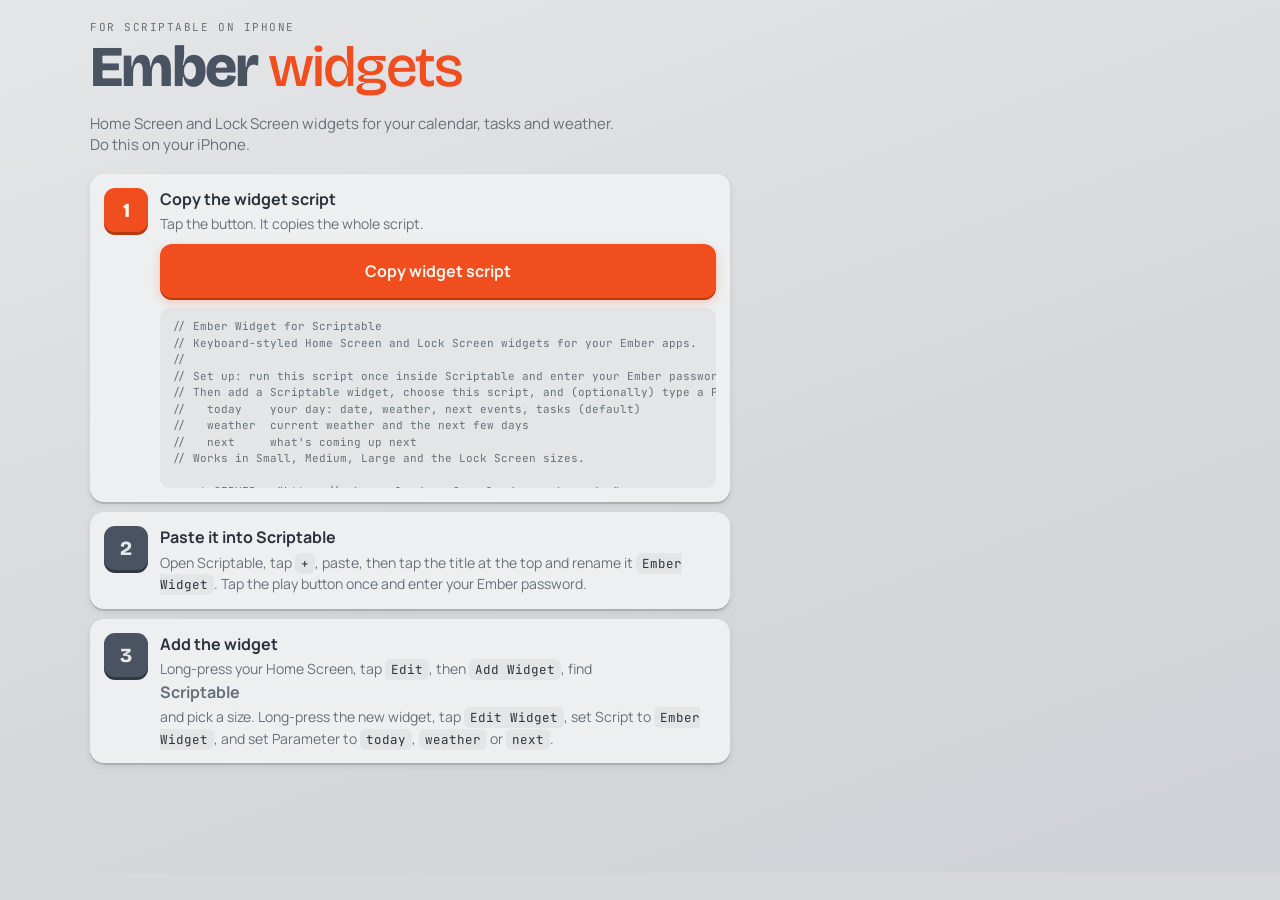
<file: widgets/index.html>
<!doctype html>
<html lang="en-AU">
<head>
<meta charset="utf-8">
<meta name="viewport" content="width=device-width,initial-scale=1,viewport-fit=cover">
<title>Ember Widgets</title>
<meta name="theme-color" content="#d6d8db">
<link rel="icon" type="image/png" href="../icons/icon-192.png">
<link rel="preconnect" href="https://fonts.googleapis.com">
<link rel="stylesheet" href="https://fonts.googleapis.com/css2?family=Bricolage+Grotesque:opsz,wght@12..96,500;12..96,700;12..96,800&family=Manrope:wght@400;500;600;700&family=JetBrains+Mono:wght@400;500&display=swap">
<link rel="stylesheet" href="../shared/ember.css">
<style>
/* Install page for the Scriptable widget: three numbered steps (a real sequence), one big Copy key. */
.steps-list{display:flex;flex-direction:column;gap:10px;max-width:640px}
.step{display:grid;grid-template-columns:44px minmax(0,1fr);gap:12px;align-items:start;background:var(--surface);border-radius:14px;padding:14px;box-shadow:var(--key-shadow);animation:slideIn .45s cubic-bezier(.2,1.2,.4,1) both;animation-delay:calc(var(--i) * 70ms)}
.num{width:44px;height:44px;border-radius:11px;background:var(--slate);color:var(--on-slate);display:grid;place-items:center;font-family:var(--f-display);font-weight:800;font-size:20px;box-shadow:0 3px 0 #313844}
.step.go .num{background:var(--accent);color:var(--on-accent);box-shadow:0 3px 0 #b8380f}
.step b{display:block;font-size:16px;margin-bottom:2px}
.step p{margin:0;color:var(--muted);font-size:14px;line-height:1.5}
.step code{font-family:var(--f-mono);font-size:12.5px;background:var(--surface-2);padding:2px 6px;border-radius:6px;color:var(--fg)}
.copy{height:54px;width:100%;font-size:16px;margin-top:10px}
.copy.done{background:var(--slate);box-shadow:0 2px 0 #313844}
pre{margin:10px 0 0;max-height:180px;overflow:auto;background:var(--surface-2);border-radius:10px;padding:10px 12px;font-family:var(--f-mono);font-size:11px;line-height:1.5;color:var(--muted);white-space:pre}
.lede{color:var(--muted);max-width:60ch;margin:0}
</style>
</head>
<body>
<div class="e-app">
  <header class="e-top"><div class="e-title"><div class="eyebrow">For Scriptable on iPhone</div><h1>Ember <span class="hl">widgets</span></h1></div></header>
  <p class="lede">Home Screen and Lock Screen widgets for your calendar, tasks and weather. Do this on your iPhone.</p>
  <div class="steps-list">
    <div class="step go" style="--i:0"><div class="num">1</div><div><b>Copy the widget script</b><p>Tap the button. It copies the whole script.</p>
      <button class="btn primary copy" id="copy" type="button">Copy widget script</button>
      <pre id="code" tabindex="0" aria-label="Widget script">Loading…</pre></div></div>
    <div class="step" style="--i:1"><div class="num">2</div><div><b>Paste it into Scriptable</b><p>Open Scriptable, tap <code>+</code>, paste, then tap the title at the top and rename it <code>Ember Widget</code>. Tap the play button once and enter your Ember password.</p></div></div>
    <div class="step" style="--i:2"><div class="num">3</div><div><b>Add the widget</b><p>Long-press your Home Screen, tap <code>Edit</code>, then <code>Add Widget</code>, find <b>Scriptable</b> and pick a size. Long-press the new widget, tap <code>Edit Widget</code>, set Script to <code>Ember Widget</code>, and set Parameter to <code>today</code>, <code>weather</code> or <code>next</code>.</p></div></div>
  </div>
</div>
<script>
(function(){
  const pre=document.getElementById("code"),btn=document.getElementById("copy");let code="";
  fetch("ember-widget.js",{cache:"no-store"}).then(r=>r.text()).then(t=>{code=t;pre.textContent=t}).catch(()=>{pre.textContent="Couldn't load the script. Check your connection and reload."});
  btn.addEventListener("click",async()=>{
    if(!code)return;
    try{await navigator.clipboard.writeText(code);btn.textContent="Copied. Now open Scriptable";btn.classList.add("done")}
    catch(e){const r=document.createRange();r.selectNodeContents(pre);const s=getSelection();s.removeAllRanges();s.addRange(r);btn.textContent="Selected. Tap Copy in the menu"}
  });
})();
</script>
</body>
</html>
</file>
<file: shared/ember.css>
/* Ember design kit — shared by every Ember app.
   Keyboard look: aluminium case, light keycaps, slate dark keys, orange Esc accent. */
:root{
  --bg:#d6d8db; --plate:#c9ccd0;
  --surface:#eeeff0; --surface-2:#e3e5e7; --line:#c3c6ca;
  --fg:#2c323c; --muted:#69707a; --faint:#9ca1a8;
  --slate:#4a5361; --slate-2:#5a6371; --on-slate:#e6e8eb;
  --accent:#f04e1e; --accent-2:#ff6a3a; --accent-soft:rgba(240,78,30,.12); --on-accent:#fff6f1;
  --danger:#d3341b;
  --tag-ember:#f04e1e; --tag-amber:#ff9452; --tag-ash:#a7acb3; --tag-slate:#4a5361;
  --key-shadow:0 2px 0 rgba(44,50,60,.18), 0 3px 6px rgba(44,50,60,.10);
  --f-display:"Bricolage Grotesque","Avenir Next",system-ui,sans-serif;
  --f-body:"Manrope",system-ui,-apple-system,"Segoe UI",sans-serif;
  --f-mono:"JetBrains Mono",ui-monospace,"SFMono-Regular",Menlo,monospace;
  --r:18px;
  color-scheme:light;
}
*{box-sizing:border-box}
[hidden]{display:none!important}
html{-webkit-text-size-adjust:100%;background:var(--bg)}
body{margin:0;color:var(--fg);font-family:var(--f-body);font-size:15px;line-height:1.45;-webkit-font-smoothing:antialiased;overscroll-behavior-y:none;
  background:linear-gradient(160deg,#e4e6e8 0%,var(--bg) 55%,#cfd2d6 100%) fixed var(--bg);
  padding-left:max(16px,env(safe-area-inset-left,0px));padding-right:max(16px,env(safe-area-inset-right,0px));
  padding-top:calc(20px + env(safe-area-inset-top,0px));padding-bottom:calc(110px + env(safe-area-inset-bottom,0px))}
button,input,select,textarea{font:inherit;color:inherit}
button{cursor:pointer;-webkit-tap-highlight-color:transparent;touch-action:manipulation}
:focus-visible{outline:2px solid var(--accent);outline-offset:2px}
.noselect,.btn,.key,.keys button,.dp-grid button,.opt,.switchrow{-webkit-user-select:none;user-select:none}

/* header */
.e-app{max-width:1100px;margin:0 auto;display:flex;flex-direction:column;gap:18px}
.e-top{display:flex;align-items:flex-end;justify-content:space-between;gap:16px;flex-wrap:wrap}
.e-title{display:flex;flex-direction:column;gap:4px;min-width:0}
.eyebrow{font-family:var(--f-mono);font-size:11px;letter-spacing:.14em;text-transform:uppercase;color:var(--muted);display:flex;gap:10px;align-items:center}
.sync{display:inline-flex;align-items:center;gap:6px}
.sync i{width:7px;height:7px;border-radius:50%;background:var(--faint);display:inline-block}
.sync.on i{background:var(--accent);box-shadow:0 0 0 3px var(--accent-soft)}
h1{font-family:var(--f-display);font-weight:800;font-size:clamp(2.2rem,6vw,3.6rem);line-height:.95;letter-spacing:-.03em;margin:0;color:var(--slate);text-wrap:balance}
h1 .hl{color:var(--accent);font-weight:500}
.nav{display:flex;gap:8px;align-items:center}

/* buttons */
.btn{border:0;background:var(--surface);border-radius:12px;height:42px;padding:0 16px;display:inline-flex;align-items:center;justify-content:center;gap:6px;font-weight:700;font-size:14px;box-shadow:var(--key-shadow);transition:transform .08s,box-shadow .08s,background .15s}
.btn:active{transform:translateY(2px);box-shadow:0 1px 2px rgba(44,50,60,.12)}
.btn.icon{width:42px;padding:0}
.btn.dark{background:var(--slate);color:var(--on-slate)}
.btn.primary{background:var(--accent);color:var(--on-accent);box-shadow:0 2px 0 #b8380f,0 4px 10px rgba(240,78,30,.25)}
.btn.del{color:var(--danger);background:none;box-shadow:none;padding:0 6px}
.btn.del.armed{background:var(--danger);color:#fff;padding:0 14px}
.btn:disabled{opacity:.6}
.btn svg{width:18px;height:18px;transition:transform .3s cubic-bezier(.3,1.6,.5,1)}
@media (hover:hover){.btn:hover{background:#f6f7f8}.btn.dark:hover{background:var(--slate-2)}.btn.primary:hover{background:var(--accent-2)}
  .spin:hover svg{transform:rotate(90deg)}.gear:hover svg{transform:rotate(60deg)}}
.spin:active svg{transform:rotate(90deg)}.gear:active svg{transform:rotate(60deg)}
.gear svg{transition:transform .5s cubic-bezier(.3,1.4,.5,1)}
.fab{position:fixed;right:max(18px,calc(env(safe-area-inset-right,0px) + 18px));bottom:calc(18px + env(safe-area-inset-bottom,0px));width:58px;height:58px;border-radius:16px;z-index:10;animation:fabIn .6s .4s cubic-bezier(.2,1.5,.4,1) both}
.fab svg{width:24px;height:24px}
@keyframes fabIn{0%{transform:scale(0) rotate(-90deg)}100%{transform:none}}

/* surfaces */
.plate{background:var(--plate);border-radius:var(--r);padding:10px;box-shadow:inset 0 1px 2px rgba(44,50,60,.18),0 1px 0 rgba(255,255,255,.6)}
.card{background:var(--surface);border-radius:var(--r);padding:18px;box-shadow:0 2px 0 rgba(44,50,60,.12),0 10px 30px rgba(44,50,60,.10)}
.empty{color:var(--muted);font-size:14px;padding:22px 6px;text-align:center}
.empty b{display:block;font-family:var(--f-display);font-size:18px;color:var(--slate);margin-bottom:4px}

/* form fields */
.field{display:flex;flex-direction:column;gap:6px;min-width:0}
.field label,.lbl{font-family:var(--f-mono);font-size:11px;letter-spacing:.12em;text-transform:uppercase;color:var(--muted)}
.in{background:#fff;border:1.5px solid var(--line);border-radius:10px;padding:11px 12px;width:100%;min-width:0;font-size:16px}
.in:focus{border-color:var(--accent);outline:none}
textarea.in{resize:vertical;min-height:70px}
.row{display:grid;grid-template-columns:1fr 1fr;gap:10px}
.hint{font-size:12px;color:var(--muted);min-height:1em}
.err{color:var(--danger);font-size:13px}
.err:not([hidden]){animation:shake .35s ease}
@keyframes shake{20%,60%{transform:translateX(-6px)}40%,80%{transform:translateX(6px)}}

/* sheets */
.scrim{position:fixed;inset:0;background:rgba(44,50,60,.5);z-index:20;display:flex;align-items:center;justify-content:center;padding:16px}
.sheet{background:var(--surface);border-radius:20px;width:100%;max-width:480px;max-height:calc(100% - 16px);overflow:auto;padding:22px;display:flex;flex-direction:column;gap:14px;box-shadow:0 30px 80px rgba(44,50,60,.35);will-change:transform}
.sheet h2{font-family:var(--f-display);font-size:1.4rem;margin:0;letter-spacing:-.02em;color:var(--slate)}
.sheet .btn{transition:background .15s,box-shadow .1s}
.sheet .btn:active{transform:none;box-shadow:0 1px 0 rgba(44,50,60,.18)}
.actions{display:flex;justify-content:space-between;gap:10px;flex-wrap:wrap;margin-top:4px}
.actions .r{display:flex;gap:8px;margin-left:auto}
@media (max-width:640px){
  .scrim{align-items:flex-end;padding:0}
  .sheet{border-radius:22px 22px 0 0;max-width:none;padding-bottom:calc(22px + env(safe-area-inset-bottom,0px));padding-left:max(22px,env(safe-area-inset-left,0px));padding-right:max(22px,env(safe-area-inset-right,0px))}
}

/* colour swatches */
.swatches{display:flex;gap:10px;flex-wrap:wrap}
.sw{width:34px;height:34px;border-radius:9px;border:0;background:var(--c);box-shadow:var(--key-shadow);transition:box-shadow .18s ease}
.sw[aria-pressed="true"]{box-shadow:0 0 0 3px var(--surface),0 0 0 5.5px var(--fg)}

/* switch */
.switchrow{display:flex;align-items:center;justify-content:space-between;gap:12px;width:100%;border:0;background:var(--surface-2);border-radius:12px;padding:10px 12px 10px 14px;text-align:left;transition:background .2s}
.switchrow .sw-txt{display:flex;flex-direction:column}
.switchrow b{font-weight:700}
.switchrow small{color:var(--muted);font-size:12px}
.switch{position:relative;flex:none;width:56px;height:32px;border-radius:999px;background:var(--faint);box-shadow:inset 0 2px 4px rgba(44,50,60,.3);transition:background .25s ease}
.knob{position:absolute;top:3px;left:3px;width:26px;height:26px;border-radius:8px;background:#fff;box-shadow:0 2px 0 rgba(44,50,60,.25),0 3px 6px rgba(44,50,60,.2);transition:left .32s cubic-bezier(.3,1.5,.5,1),width .15s ease}
.switchrow:active .knob{width:32px}
.switchrow[aria-checked="true"]{background:var(--accent-soft)}
.switchrow[aria-checked="true"] .switch{background:var(--accent)}
.switchrow[aria-checked="true"] .knob{left:27px}
.switchrow[aria-checked="true"]:active .knob{left:21px}

/* key rows (reminders etc) */
.keys{display:grid;grid-template-columns:repeat(6,minmax(0,1fr));gap:6px}
.keys button{border:0;border-radius:10px;background:var(--surface-2);height:44px;font-weight:700;font-size:14px;display:flex;flex-direction:column;align-items:center;justify-content:center;line-height:1.05;box-shadow:0 2px 0 rgba(44,50,60,.18);transition:background .15s,color .15s,transform .08s,box-shadow .08s,opacity .2s}
.keys button small{font-family:var(--f-mono);font-size:9px;font-weight:500;letter-spacing:.06em;color:var(--muted);text-transform:uppercase}
.keys button[aria-checked="true"]{background:var(--accent);color:var(--on-accent);box-shadow:0 2px 0 #b8380f;animation:keyTap .3s cubic-bezier(.3,1.6,.5,1)}
.keys button[aria-checked="true"] small{color:var(--on-accent);opacity:.85}
.keys button:active{transform:translateY(2px);box-shadow:none}
.keys button:disabled{opacity:.4;cursor:not-allowed;box-shadow:none}
@media (max-width:380px){.keys{grid-template-columns:repeat(3,minmax(0,1fr))}}
@keyframes keyTap{0%{transform:translateY(2px) scale(.9)}100%{transform:none}}

/* collapsible */
.collapse{display:grid;grid-template-rows:0fr;transition:grid-template-rows .3s cubic-bezier(.2,.85,.25,1)}
.collapse>div{overflow:hidden;min-height:0}
.collapse.open{grid-template-rows:1fr}
.collapse>div>*{transition:opacity .2s ease,transform .3s cubic-bezier(.2,.85,.25,1)}
.collapse:not(.open)>div>*{opacity:0;transform:translateY(-6px)}

/* picker button + date picker */
.pickbtn{display:flex;align-items:center;justify-content:space-between;gap:10px;text-align:left;cursor:pointer;transition:border-color .15s}
.pickbtn .pv{display:flex;align-items:baseline;gap:10px;min-width:0}
.pickbtn b{font-weight:700;font-variant-numeric:tabular-nums}
.pickbtn small{color:var(--muted);font-size:13px}
.pickbtn .pi{display:grid;place-items:center;width:30px;height:30px;border-radius:8px;background:var(--surface-2);color:var(--slate);flex:none;transition:transform .3s cubic-bezier(.3,1.5,.5,1),background .15s,color .15s}
.pickbtn .pi svg{width:18px;height:18px}
.pickbtn[aria-expanded="true"]{border-color:var(--accent)}
.pickbtn[aria-expanded="true"] .pi{background:var(--accent);color:var(--on-accent)}
.dp{margin-top:8px;background:var(--plate);border-radius:14px;padding:10px;display:flex;flex-direction:column;gap:6px;box-shadow:inset 0 1px 2px rgba(44,50,60,.18)}
.dp-head{display:flex;align-items:center;justify-content:space-between;font-family:var(--f-display);font-weight:700;font-size:16px;color:var(--slate);padding:2px 2px 4px}
.dp-nav{width:34px;height:34px;border:0;border-radius:9px;background:var(--slate);color:var(--on-slate);display:grid;place-items:center;box-shadow:0 2px 0 rgba(44,50,60,.25)}
.dp-nav svg{width:16px;height:16px}
.dp-nav:active{transform:translateY(2px);box-shadow:none}
.dp-dow,.dp-grid{display:grid;grid-template-columns:repeat(7,minmax(0,1fr));gap:4px}
.dp-dow span{font-family:var(--f-mono);font-size:10px;text-align:center;color:var(--muted)}
.dp-grid button{aspect-ratio:1;max-width:100%;border:0;border-radius:8px;background:var(--surface);font-weight:700;font-size:13px;font-variant-numeric:tabular-nums;box-shadow:0 2px 0 rgba(44,50,60,.16);transition:background .12s,transform .08s}
.dp-grid button.out{opacity:.4}
.dp-grid button.we{background:var(--slate);color:var(--on-slate)}
.dp-grid button.now{box-shadow:0 2px 0 rgba(44,50,60,.16),inset 0 0 0 2px var(--accent)}
.dp-grid button.on{background:var(--accent);color:var(--on-accent);box-shadow:0 2px 0 #b8380f;animation:keyTap .3s cubic-bezier(.3,1.6,.5,1)}
.dp-grid button:active{transform:translateY(2px);box-shadow:none}
.dp-grid.slide-next button{animation:dpNext .3s cubic-bezier(.2,.85,.25,1) both}
.dp-grid.slide-prev button{animation:dpPrev .3s cubic-bezier(.2,.85,.25,1) both}
@keyframes dpNext{from{opacity:0;transform:translateX(18px)}}
@keyframes dpPrev{from{opacity:0;transform:translateX(-18px)}}
.dp-quick{display:flex;gap:6px;flex-wrap:wrap;padding-top:4px}
.dp-quick button{border:0;border-radius:999px;background:var(--surface);padding:6px 12px;font-size:13px;font-weight:700;box-shadow:0 2px 0 rgba(44,50,60,.16)}
.dp-quick button:active{transform:translateY(2px);box-shadow:none}

/* toast */
.toast{position:fixed;left:50%;bottom:calc(90px + env(safe-area-inset-bottom,0px));transform:translateX(-50%);background:var(--slate);color:var(--on-slate);padding:10px 16px;border-radius:12px;font-weight:600;font-size:14px;z-index:60;max-width:calc(100% - 32px);text-align:center;animation:toastIn .45s cubic-bezier(.2,1.5,.4,1) both}
@keyframes toastIn{0%{opacity:0;transform:translate(-50%,20px) scale(.8)}100%{opacity:1;transform:translate(-50%,0)}}

/* gate */
.gate{position:fixed;inset:0;z-index:50;display:flex;align-items:center;justify-content:center;background:linear-gradient(160deg,#e4e6e8 0%,var(--bg) 55%,#cfd2d6 100%);
  padding:calc(24px + env(safe-area-inset-top,0px)) max(20px,env(safe-area-inset-right,0px)) calc(24px + env(safe-area-inset-bottom,0px)) max(20px,env(safe-area-inset-left,0px))}
.gate-card{width:100%;max-width:380px;display:flex;flex-direction:column;align-items:center;gap:14px;text-align:center;animation:fadeUp .5s cubic-bezier(.2,.85,.25,1) both}
.gate-logo{width:96px;height:96px;border-radius:24px;box-shadow:0 10px 30px rgba(44,50,60,.22);animation:logoIn .7s cubic-bezier(.2,1.4,.4,1) both}
@keyframes logoIn{0%{opacity:0;transform:translateY(-20px) scale(.7) rotate(-8deg)}100%{opacity:1;transform:none}}
.gate h1{font-size:2.6rem}
.gate p{margin:0;color:var(--muted);max-width:30ch}
.gate .in{text-align:center;font-size:17px}
.gate .btn{width:100%;height:50px;font-size:16px}
.gate.leaving{animation:gateOut .45s cubic-bezier(.4,0,.2,1) forwards}
@keyframes gateOut{to{opacity:0;transform:scale(1.04)}}
.gate .setup{background:var(--surface);border-radius:14px;padding:14px 16px;text-align:left;font-size:14px;box-shadow:var(--key-shadow)}
.gate code{font-family:var(--f-mono);font-size:12px;background:var(--surface-2);padding:2px 5px;border-radius:5px}

/* settings */
.setcard{background:var(--surface-2);border-radius:14px;padding:14px;display:flex;flex-direction:column;gap:10px}
.sc-head{display:flex;align-items:center;gap:12px}
.sc-head b{display:block;font-weight:700}
.sc-head small{color:var(--muted);font-size:13px}
.ibox{width:40px;height:40px;border-radius:11px;display:grid;place-items:center;background:var(--slate);color:var(--on-slate);flex:none;box-shadow:0 2px 0 rgba(44,50,60,.25);transition:background .25s}
.ibox svg{width:20px;height:20px}
.ibox.on{background:var(--accent);color:var(--on-accent);box-shadow:0 2px 0 #b8380f}
.sc-actions{display:flex;gap:8px;flex-wrap:wrap}
.setcard .hint:empty{display:none}
.steps{margin:0;padding-left:20px;font-size:13px;display:flex;flex-direction:column;gap:4px}
.applinks{display:grid;grid-template-columns:repeat(auto-fill,minmax(88px,1fr));gap:8px}
.applinks a{display:flex;flex-direction:column;align-items:center;gap:6px;text-decoration:none;color:var(--fg);font-size:12px;font-weight:700;padding:10px 4px;border-radius:12px;background:var(--surface);box-shadow:var(--key-shadow)}
.applinks a[aria-current="page"]{outline:2px solid var(--accent);outline-offset:2px}
.applinks img{width:40px;height:40px;border-radius:10px}

/* in-app reminder banner */
.alarm{position:fixed;left:50%;top:calc(14px + env(safe-area-inset-top,0px));transform:translateX(-50%);z-index:35;width:min(420px,calc(100% - 32px));background:var(--slate);color:var(--on-slate);border-radius:16px;padding:14px 14px 14px 16px;display:flex;align-items:center;gap:12px;box-shadow:0 14px 40px rgba(44,50,60,.35);animation:alarmIn .5s cubic-bezier(.2,1.3,.4,1) both}
.alarm .bell{width:38px;height:38px;border-radius:10px;background:var(--accent);color:var(--on-accent);display:grid;place-items:center;flex:none;animation:ring 1s ease-in-out 3}
.alarm .bell svg{width:20px;height:20px}
.alarm .txt{min-width:0;flex:1}
.alarm b{display:block;overflow-wrap:anywhere}
.alarm small{opacity:.75}
.alarm button{border:0;border-radius:10px;background:rgba(255,255,255,.12);color:var(--on-slate);height:36px;padding:0 12px;font-weight:700}
@keyframes alarmIn{from{opacity:0;transform:translate(-50%,-20px) scale(.95)}}
@keyframes ring{0%,100%{transform:rotate(0)}15%{transform:rotate(14deg)}30%{transform:rotate(-12deg)}45%{transform:rotate(8deg)}60%{transform:rotate(-6deg)}75%{transform:rotate(2deg)}}

/* shared motion */
@keyframes fadeUp{0%{opacity:0;transform:translateY(8px)}100%{opacity:1;transform:none}}
@keyframes slideIn{0%{opacity:0;transform:translateX(-14px)}100%{opacity:1;transform:none}}
@keyframes popIn{0%{opacity:0;transform:translateY(-14px) scale(.9)}100%{opacity:1;transform:none}}
h1 .ch{display:inline-block;animation:roll .6s cubic-bezier(.2,1.3,.4,1) both;animation-delay:calc(var(--i) * 35ms)}
@keyframes roll{0%{opacity:0;transform:translateY(.6em) rotateX(-90deg)}100%{opacity:1;transform:none}}
.bit{position:fixed;width:9px;height:9px;border-radius:2.5px;pointer-events:none;z-index:40;box-shadow:0 1px 0 rgba(0,0,0,.2)}

@media (prefers-reduced-motion:reduce){*,*::before,*::after{animation:none!important;transition:none!important}}
</file>
<file: vault/vault.css>
/* Vault: a locked keycap on the lock screen, a plate of entry rows inside. Issues sit in an orange band at the top. */
.main{display:flex;flex-direction:column;gap:14px;max-width:760px;width:100%}
.mono{font-family:var(--f-mono)!important;letter-spacing:.02em}
@media (max-width:640px){.nav .hide-sm{display:none}}
@media (min-width:641px){.fab{display:none!important}}

/* lock screen */
.lock{position:fixed;inset:0;z-index:30;display:flex;align-items:center;justify-content:center;background:linear-gradient(160deg,#e4e6e8 0%,var(--bg) 55%,#cfd2d6 100%);
  padding:calc(24px + env(safe-area-inset-top,0px)) max(20px,env(safe-area-inset-right,0px)) calc(24px + env(safe-area-inset-bottom,0px)) max(20px,env(safe-area-inset-left,0px));overflow:auto}
.lock-card{width:100%;max-width:380px;display:flex;flex-direction:column;align-items:center;gap:14px;text-align:center}
.lock-key{width:104px;height:104px;border-radius:26px;background:var(--slate);color:var(--on-slate);display:grid;place-items:center;box-shadow:0 6px 0 #313844,0 14px 30px rgba(44,50,60,.3);animation:logoIn .7s cubic-bezier(.2,1.4,.4,1) both}
.lock-key svg{width:52px;height:52px}
.lock-key .shackle{transition:transform .45s cubic-bezier(.3,1.5,.5,1);transform-origin:22px 15px}
.lock.opening .lock-key{background:var(--accent);box-shadow:0 6px 0 #b8380f,0 14px 30px rgba(240,78,30,.35)}
.lock.opening .shackle{transform:translateY(-3px) rotate(-32deg)}
.lock.leaving{animation:gateOut .45s cubic-bezier(.4,0,.2,1) forwards}
.lock.shake .lock-key{animation:shake .4s ease}
.lock h1{font-size:2.6rem}
.lock p{margin:0;color:var(--muted);max-width:32ch}
.lock-fields{width:100%;display:flex;flex-direction:column;gap:10px}
.lock .in{text-align:center;font-size:17px}
.lock .btn{width:100%;height:50px;font-size:16px}
.lock .btn .spinner{width:18px;height:18px;border-radius:50%;border:2.5px solid rgba(255,255,255,.4);border-top-color:#fff;animation:spin .8s linear infinite}
@keyframes spin{to{transform:rotate(360deg)}}
.ack{display:flex;gap:10px;align-items:flex-start;text-align:left;font-size:13px;color:var(--fg);background:var(--surface);border-radius:12px;padding:10px 12px;box-shadow:var(--key-shadow)}
.ack input{accent-color:var(--accent);width:18px;height:18px;flex:none;margin-top:1px}
.linkbtn{border:0;background:none;color:var(--muted);font-size:13px;text-decoration:underline;text-underline-offset:3px;padding:6px}

/* strength meter */
.meter{display:flex;align-items:center;gap:10px}
.meter .bar{flex:1;height:7px;border-radius:4px;background:var(--plate);box-shadow:inset 0 1px 2px rgba(44,50,60,.2);overflow:hidden}
.meter .bar i{display:block;height:100%;width:var(--w,0%);background:var(--c,var(--faint));border-radius:4px;transition:width .35s cubic-bezier(.3,1,.4,1),background .25s}
.meter span{font-family:var(--f-mono);font-size:11px;color:var(--muted);min-width:74px;text-align:right;white-space:nowrap}

/* issues band */
.issues{display:flex;align-items:center;gap:12px;background:var(--accent);color:var(--on-accent);border-radius:14px;padding:12px 14px;box-shadow:0 3px 0 #b8380f;border:0;width:100%;text-align:left;animation:fadeUp .4s ease both}
.issues svg{width:22px;height:22px;flex:none}
.issues b{display:block}.issues small{opacity:.9}
.issues .go{margin-left:auto;font-weight:700;white-space:nowrap}

/* search + filters */
.tools{display:flex;gap:10px;align-items:center;flex-wrap:wrap}
.search{flex:1 1 220px;display:flex;align-items:center;gap:8px;background:var(--surface);border-radius:12px;padding:0 12px;height:46px;box-shadow:inset 0 1px 2px rgba(44,50,60,.15);min-width:0}
.search svg{width:18px;height:18px;color:var(--muted);flex:none}
.search input{border:0;background:none;flex:1;min-width:0;height:100%;font-size:16px;outline:none}
.search button{border:0;background:var(--surface-2);border-radius:8px;width:28px;height:28px;display:grid;place-items:center;color:var(--muted)}
.search button svg{width:14px;height:14px}
.filters{display:flex;gap:6px}
.fkey{border:0;height:46px;padding:0 13px;border-radius:12px;background:var(--surface);font-weight:700;font-size:13px;box-shadow:var(--key-shadow);display:inline-flex;align-items:center;gap:6px;transition:background .15s,color .15s,transform .08s;white-space:nowrap}
.fkey small{font-family:var(--f-mono);font-size:11px;color:var(--muted);font-weight:500}
.fkey[aria-pressed="true"]{background:var(--slate);color:var(--on-slate)}
.fkey[aria-pressed="true"] small{color:#b9c0c9}
.fkey:active{transform:translateY(2px);box-shadow:none}

/* rows */
.rows{display:flex;flex-direction:column;gap:7px}
.row{display:grid;grid-template-columns:44px minmax(0,1fr) auto;gap:12px;align-items:center;width:100%;border:0;text-align:left;background:var(--surface);border-radius:13px;padding:9px 12px 9px 9px;box-shadow:var(--key-shadow);transition:transform .1s,box-shadow .1s;animation:slideIn .4s cubic-bezier(.2,1.2,.4,1) both;animation-delay:calc(var(--i) * 30ms)}
.rows.quiet .row{animation:none}
.row:active{transform:translateY(2px);box-shadow:none}
@media (hover:hover){.row:hover{transform:translateY(-2px)}}
.mono-key{width:44px;height:44px;border-radius:11px;background:var(--c,var(--slate));color:#fff;display:grid;place-items:center;font-family:var(--f-display);font-weight:800;font-size:20px;box-shadow:0 2px 0 rgba(0,0,0,.22);flex:none;text-transform:uppercase}
.mono-key.ash{color:var(--slate)}
.row .nm{min-width:0}
.row .nm b{display:flex;align-items:center;gap:6px;font-weight:700;white-space:nowrap;overflow:hidden;text-overflow:ellipsis}
.row .nm b svg{width:13px;height:13px;color:var(--accent);flex:none}
.row .nm small{display:block;color:var(--muted);font-size:13px;white-space:nowrap;overflow:hidden;text-overflow:ellipsis}
.flag{font-family:var(--f-mono);font-size:10px;font-weight:700;letter-spacing:.06em;padding:3px 7px;border-radius:7px;background:var(--accent);color:var(--on-accent);box-shadow:0 2px 0 #b8380f;white-space:nowrap}
.flag.soft{background:var(--surface-2);color:var(--muted);box-shadow:none}
.foot{font-size:12px;color:var(--muted);text-align:center;margin:4px auto 0;max-width:46ch}

/* detail */
.dt-head{display:flex;gap:12px;align-items:center}
.dt-head .mono-key{width:52px;height:52px;font-size:24px;border-radius:13px}
.dt-head h2{font-size:1.5rem;overflow-wrap:anywhere}
.dt-head a{font-size:13px;color:var(--accent);text-decoration:none;font-weight:600;overflow-wrap:anywhere}
.dt-head a:empty{display:none}
.field-row{display:flex;align-items:center;gap:10px;background:var(--surface-2);border-radius:12px;padding:10px 10px 10px 14px}
.field-row>div:first-child{flex:1;min-width:0}
.val{font-weight:600;font-size:16px;overflow-wrap:anywhere;margin-top:2px}
.val.pw{font-family:var(--f-mono);letter-spacing:.04em}
.val.empty{color:var(--faint);font-weight:500}
.pair{display:flex;gap:6px}
.warn{background:var(--accent-soft);color:var(--danger);border-radius:10px;padding:9px 12px;font-size:13px;font-weight:600}
.notes{white-space:pre-wrap;overflow-wrap:anywhere;background:var(--surface-2);border-radius:12px;padding:12px 14px;font-size:14px}

/* editor + generator */
.pwrow{display:flex;gap:6px}
.pwrow .in{flex:1}
.gen{margin-top:8px;background:var(--plate);border-radius:14px;padding:12px;display:flex;flex-direction:column;gap:10px;box-shadow:inset 0 1px 2px rgba(44,50,60,.18)}
.gen-out{background:var(--surface);border-radius:10px;padding:12px;font-size:15px;overflow-wrap:anywhere;min-height:46px;box-shadow:var(--key-shadow)}
.gen-out .d{color:var(--accent)}.gen-out .s{color:var(--slate);font-weight:700}
.gen-len{display:flex;align-items:center;gap:10px}
.gen-len label{font-family:var(--f-mono);font-size:11px;letter-spacing:.12em;text-transform:uppercase;color:var(--muted)}
.gen-len input{flex:1;accent-color:var(--accent)}
.gen-len b{font-family:var(--f-mono);min-width:26px;text-align:right}
.gen-opts{display:grid;grid-template-columns:repeat(2,minmax(0,1fr));gap:6px}
.gen-opts button{border:0;border-radius:10px;height:40px;background:var(--surface);font-weight:700;font-size:13px;box-shadow:0 2px 0 rgba(44,50,60,.16);transition:background .15s,color .15s}
.gen-opts button[aria-pressed="true"]{background:var(--slate);color:var(--on-slate)}
.gen-act{display:flex;gap:8px;justify-content:flex-end}
.cm{display:flex;flex-direction:column;gap:8px;padding-top:4px}

/* hide contents in the app switcher */
.veil{position:fixed;inset:0;z-index:45;background:linear-gradient(160deg,#e4e6e8,var(--bg));display:grid;place-items:center}
.veil::after{content:"";width:72px;height:72px;border-radius:20px;background:var(--slate);box-shadow:0 5px 0 #313844}

#erScrim{z-index:35}
</file>
